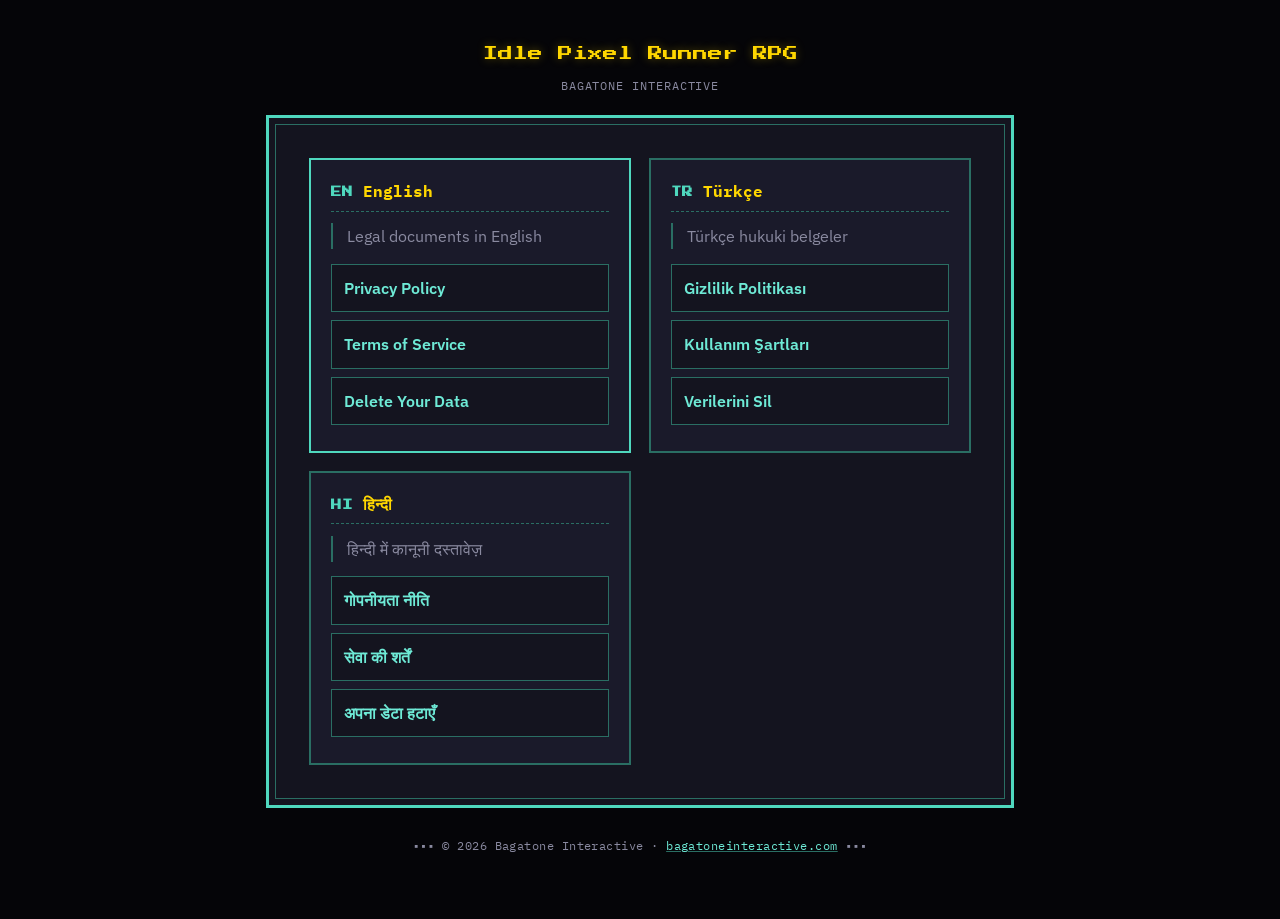
<file: index.html>
<!doctype html>
<html lang="en">
<head>
<meta charset="utf-8">
<meta name="viewport" content="width=device-width, initial-scale=1">
<title>Idle Pixel Runner RPG - Legal</title>
<meta name="description" content="Privacy Policy, Terms of Service and data deletion for Idle Pixel Runner RPG by Bagatone Interactive, in every language of the game.">
<link rel="preconnect" href="https://fonts.googleapis.com">
<link rel="preconnect" href="https://fonts.gstatic.com" crossorigin>
<link href="https://fonts.googleapis.com/css2?family=Press+Start+2P&family=IBM+Plex+Sans:wght@400;600;700&family=IBM+Plex+Mono:wght@500;600&display=swap" rel="stylesheet">
<link rel="stylesheet" href="style.css">
<link rel="alternate" hreflang="en" href="privacy_en.html">
<link rel="alternate" hreflang="tr" href="privacy_tr.html">
<link rel="alternate" hreflang="hi" href="privacy_hi.html">
</head>
<body>
<div class="wrap">
<header class="crest">
  <a class="home" href="index.html">Idle Pixel Runner RPG</a>
  <div class="studio">Bagatone Interactive</div>
  
</header>
<main class="ledger index">
  <section class="lang" lang="en" id="en">
    <h2><span class="n">EN</span> English</h2>
    <p class="lede">Legal documents in English</p>
    <ul class="docs">
      <li><a href="privacy_en.html">Privacy Policy</a></li>
      <li><a href="terms_en.html">Terms of Service</a></li>
      <li><a href="delete_data_en.html">Delete Your Data</a></li>
    </ul>
  </section>
  <section class="lang" lang="tr" id="tr">
    <h2><span class="n">TR</span> Türkçe</h2>
    <p class="lede">Türkçe hukuki belgeler</p>
    <ul class="docs">
      <li><a href="privacy_tr.html">Gizlilik Politikası</a></li>
      <li><a href="terms_tr.html">Kullanım Şartları</a></li>
      <li><a href="delete_data_tr.html">Verilerini Sil</a></li>
    </ul>
  </section>
  <section class="lang" lang="hi" id="hi">
    <h2><span class="n">HI</span> हिन्दी</h2>
    <p class="lede">हिन्दी में कानूनी दस्तावेज़</p>
    <ul class="docs">
      <li><a href="privacy_hi.html">गोपनीयता नीति</a></li>
      <li><a href="terms_hi.html">सेवा की शर्तें</a></li>
      <li><a href="delete_data_hi.html">अपना डेटा हटाएँ</a></li>
    </ul>
  </section>
</main>
<footer class="page">&#9642;&#9642;&#9642; &copy; 2026 Bagatone Interactive &middot; <a href="https://bagatoneinteractive.com" rel="noopener">bagatoneinteractive.com</a> &#9642;&#9642;&#9642;</footer>
</div>
<script>
// Put the visitor's language first; every page stays reachable without this.
(function () {
  var want = (navigator.language || 'en').slice(0, 2).toLowerCase();
  var card = document.getElementById(want);
  if (card && card.previousElementSibling) card.parentNode.insertBefore(card, card.parentNode.firstElementChild);
  if (card) card.classList.add('mine');
})();
</script>
</body>
</html>
</file>
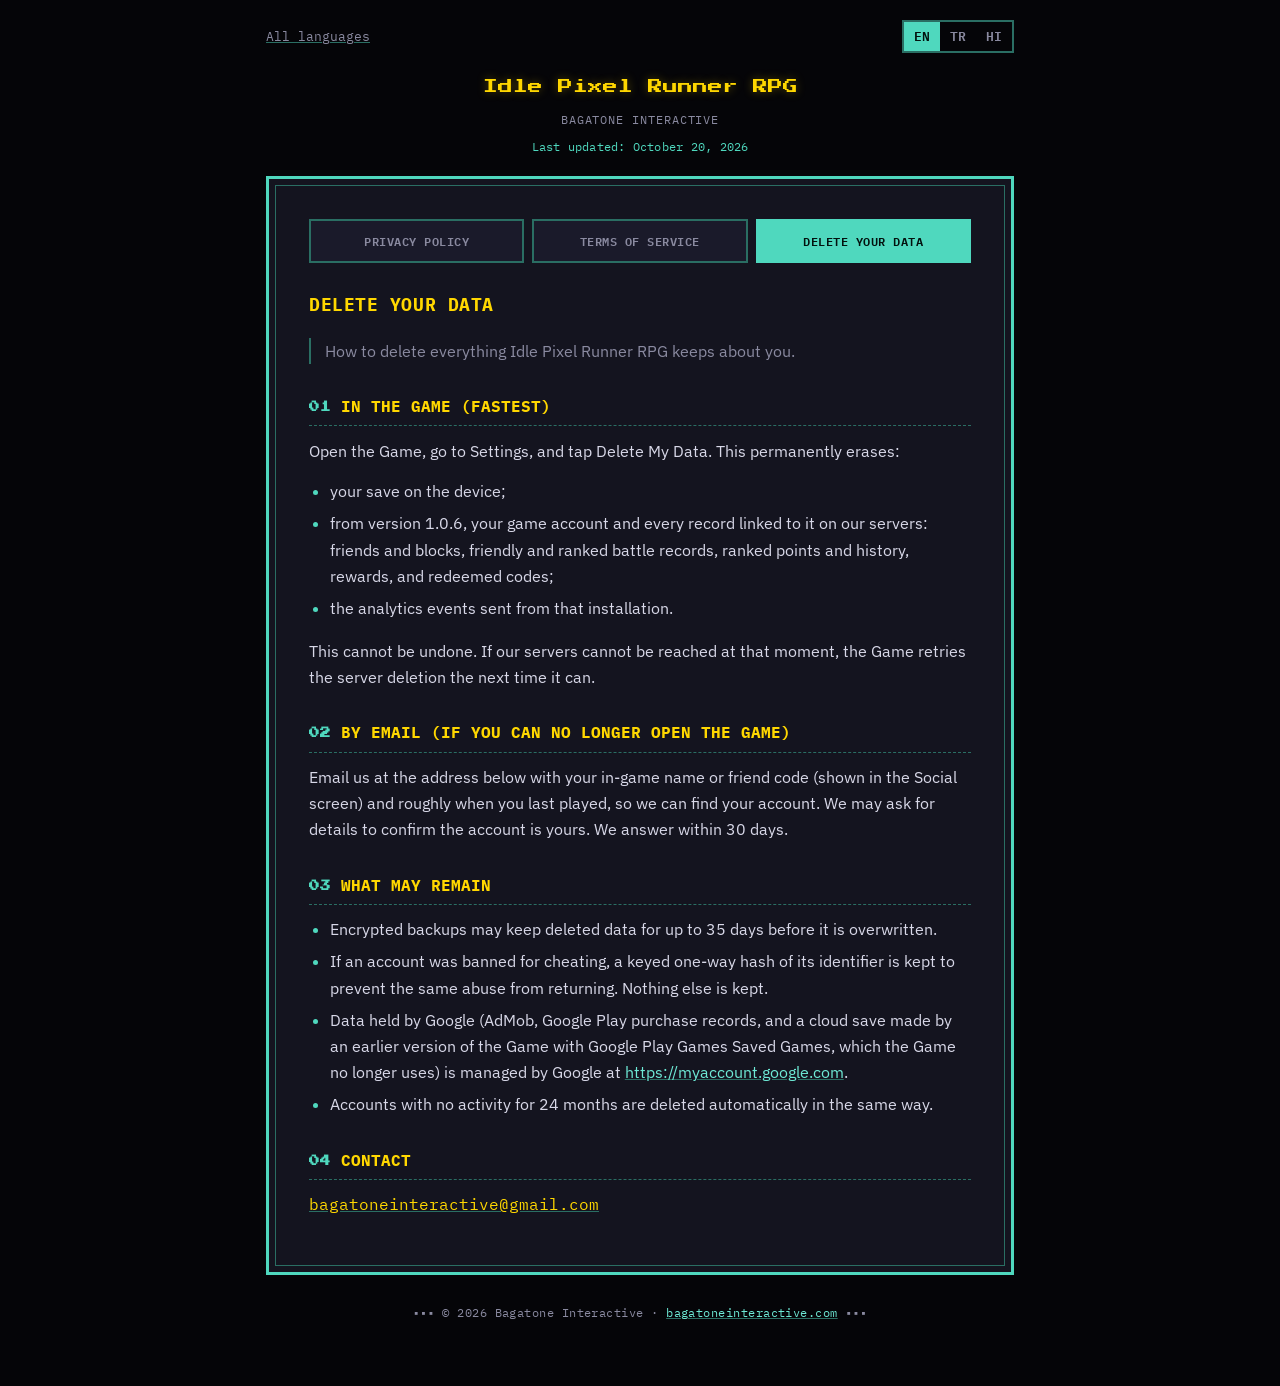
<file: delete_data.html>
<!doctype html>
<html lang="en">
<head>
<meta charset="utf-8">
<meta name="viewport" content="width=device-width, initial-scale=1">
<title>Delete Your Data - Idle Pixel Runner RPG</title>
<meta name="description" content="Delete Your Data - Idle Pixel Runner RPG, Bagatone Interactive">
<link rel="preconnect" href="https://fonts.googleapis.com">
<link rel="preconnect" href="https://fonts.gstatic.com" crossorigin>
<link href="https://fonts.googleapis.com/css2?family=Press+Start+2P&family=IBM+Plex+Sans:wght@400;600;700&family=IBM+Plex+Mono:wght@500;600&display=swap" rel="stylesheet">
<link rel="stylesheet" href="style.css">
<link rel="alternate" hreflang="en" href="delete_data_en.html">
<link rel="alternate" hreflang="tr" href="delete_data_tr.html">
<link rel="alternate" hreflang="hi" href="delete_data_hi.html">
</head>
<body>
<div class="wrap">
<nav class="top" aria-label="Language">
  <a class="back" href="index.html">All languages</a>
  <span class="langs"><span class="on" aria-current="true">EN</span><a href="delete_data_tr.html" hreflang="tr" lang="tr" title="Türkçe">TR</a><a href="delete_data_hi.html" hreflang="hi" lang="hi" title="हिन्दी">HI</a></span>
</nav>
<header class="crest">
  <a class="home" href="index.html">Idle Pixel Runner RPG</a>
  <div class="studio">Bagatone Interactive</div>
  <div class="updated">Last updated: October 20, 2026</div>
</header>
<main class="ledger">
  <nav class="tabs" aria-label="Documents">
    <a class="tab" href="privacy_en.html">Privacy Policy</a>
    <a class="tab" href="terms_en.html">Terms of Service</a>
    <span class="tab on" aria-current="page">Delete Your Data</span>
  </nav>
  <article>
<h1>DELETE YOUR DATA</h1>
<p class="lede">How to delete everything Idle Pixel Runner RPG keeps about you.</p>
<section id="s1"><h2><span class="n">01</span> IN THE GAME (FASTEST)</h2>
<p>Open the Game, go to Settings, and tap Delete My Data. This permanently erases:</p>
<ul>
<li>your save on the device;</li>
<li>from version 1.0.6, your game account and every record linked to it on our servers: friends and blocks, friendly and ranked battle records, ranked points and history, rewards, and redeemed codes;</li>
<li>the analytics events sent from that installation.</li>
</ul>
<p>This cannot be undone. If our servers cannot be reached at that moment, the Game retries the server deletion the next time it can.</p>
</section>
<section id="s2"><h2><span class="n">02</span> BY EMAIL (IF YOU CAN NO LONGER OPEN THE GAME)</h2>
<p>Email us at the address below with your in-game name or friend code (shown in the Social screen) and roughly when you last played, so we can find your account. We may ask for details to confirm the account is yours. We answer within 30 days.</p>
</section>
<section id="s3"><h2><span class="n">03</span> WHAT MAY REMAIN</h2>
<ul>
<li>Encrypted backups may keep deleted data for up to 35 days before it is overwritten.</li>
<li>If an account was banned for cheating, a keyed one-way hash of its identifier is kept to prevent the same abuse from returning. Nothing else is kept.</li>
<li>Data held by Google (AdMob, Google Play purchase records, and a cloud save made by an earlier version of the Game with Google Play Games Saved Games, which the Game no longer uses) is managed by Google at <a href="https://myaccount.google.com" rel="noopener">https://myaccount.google.com</a>.</li>
<li>Accounts with no activity for 24 months are deleted automatically in the same way.</li>
</ul>
</section>
<section id="s4"><h2><span class="n">04</span> CONTACT</h2>
<p><a class="mail" href="mailto:bagatoneinteractive@gmail.com">bagatoneinteractive@gmail.com</a></p>
</section>
  </article>
</main>
<footer class="page">&#9642;&#9642;&#9642; &copy; 2026 Bagatone Interactive &middot; <a href="https://bagatoneinteractive.com" rel="noopener">bagatoneinteractive.com</a> &#9642;&#9642;&#9642;</footer>
</div>
</body>
</html>
</file>
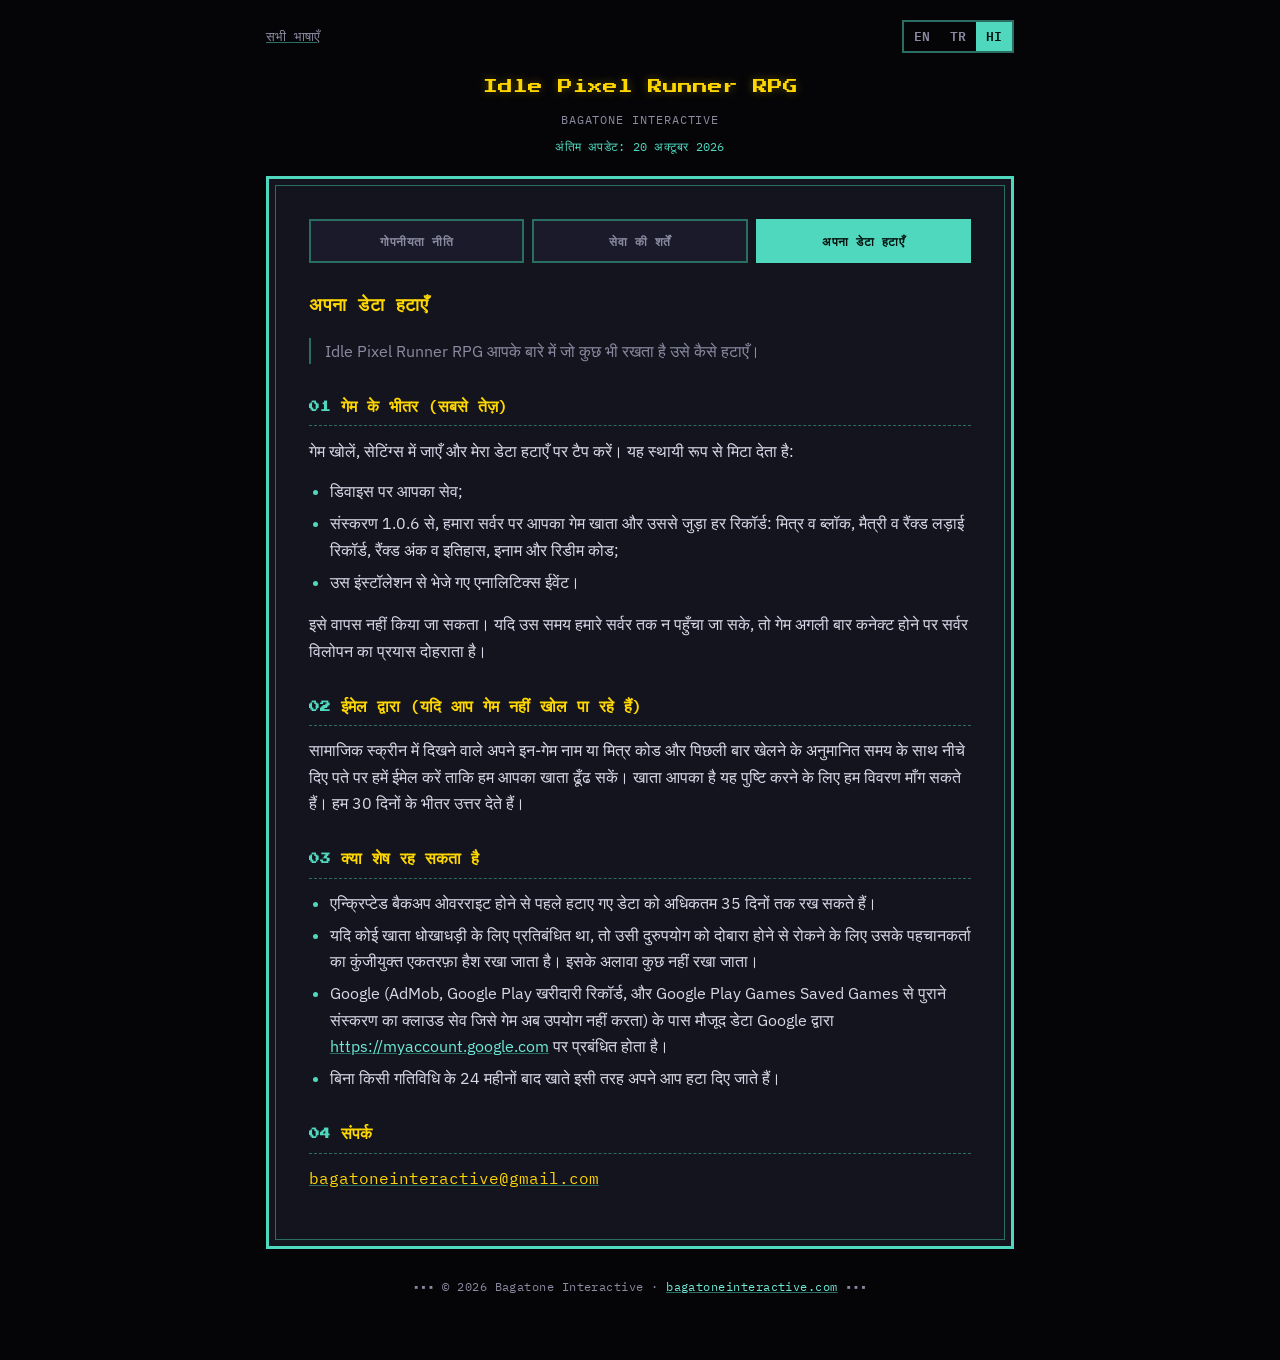
<file: delete_data_hi.html>
<!doctype html>
<html lang="hi">
<head>
<meta charset="utf-8">
<meta name="viewport" content="width=device-width, initial-scale=1">
<title>अपना डेटा हटाएँ - Idle Pixel Runner RPG</title>
<meta name="description" content="अपना डेटा हटाएँ - Idle Pixel Runner RPG, Bagatone Interactive">
<link rel="preconnect" href="https://fonts.googleapis.com">
<link rel="preconnect" href="https://fonts.gstatic.com" crossorigin>
<link href="https://fonts.googleapis.com/css2?family=Press+Start+2P&family=IBM+Plex+Sans:wght@400;600;700&family=IBM+Plex+Mono:wght@500;600&display=swap" rel="stylesheet">
<link rel="stylesheet" href="style.css">
<link rel="alternate" hreflang="en" href="delete_data_en.html">
<link rel="alternate" hreflang="tr" href="delete_data_tr.html">
<link rel="alternate" hreflang="hi" href="delete_data_hi.html">
</head>
<body>
<div class="wrap">
<nav class="top" aria-label="Language">
  <a class="back" href="index.html">सभी भाषाएँ</a>
  <span class="langs"><a href="delete_data_en.html" hreflang="en" lang="en" title="English">EN</a><a href="delete_data_tr.html" hreflang="tr" lang="tr" title="Türkçe">TR</a><span class="on" aria-current="true">HI</span></span>
</nav>
<header class="crest">
  <a class="home" href="index.html">Idle Pixel Runner RPG</a>
  <div class="studio">Bagatone Interactive</div>
  <div class="updated">अंतिम अपडेट: 20 अक्टूबर 2026</div>
</header>
<main class="ledger">
  <nav class="tabs" aria-label="दस्तावेज़">
    <a class="tab" href="privacy_hi.html">गोपनीयता नीति</a>
    <a class="tab" href="terms_hi.html">सेवा की शर्तें</a>
    <span class="tab on" aria-current="page">अपना डेटा हटाएँ</span>
  </nav>
  <article>
<h1>अपना डेटा हटाएँ</h1>
<p class="lede">Idle Pixel Runner RPG आपके बारे में जो कुछ भी रखता है उसे कैसे हटाएँ।</p>
<section id="s1"><h2><span class="n">01</span> गेम के भीतर (सबसे तेज़)</h2>
<p>गेम खोलें, सेटिंग्स में जाएँ और मेरा डेटा हटाएँ पर टैप करें। यह स्थायी रूप से मिटा देता है:</p>
<ul>
<li>डिवाइस पर आपका सेव;</li>
<li>संस्करण 1.0.6 से, हमारा सर्वर पर आपका गेम खाता और उससे जुड़ा हर रिकॉर्ड: मित्र व ब्लॉक, मैत्री व रैंक्ड लड़ाई रिकॉर्ड, रैंक्ड अंक व इतिहास, इनाम और रिडीम कोड;</li>
<li>उस इंस्टॉलेशन से भेजे गए एनालिटिक्स ईवेंट।</li>
</ul>
<p>इसे वापस नहीं किया जा सकता। यदि उस समय हमारे सर्वर तक न पहुँचा जा सके, तो गेम अगली बार कनेक्ट होने पर सर्वर विलोपन का प्रयास दोहराता है।</p>
</section>
<section id="s2"><h2><span class="n">02</span> ईमेल द्वारा (यदि आप गेम नहीं खोल पा रहे हैं)</h2>
<p>सामाजिक स्क्रीन में दिखने वाले अपने इन-गेम नाम या मित्र कोड और पिछली बार खेलने के अनुमानित समय के साथ नीचे दिए पते पर हमें ईमेल करें ताकि हम आपका खाता ढूँढ सकें। खाता आपका है यह पुष्टि करने के लिए हम विवरण माँग सकते हैं। हम 30 दिनों के भीतर उत्तर देते हैं।</p>
</section>
<section id="s3"><h2><span class="n">03</span> क्या शेष रह सकता है</h2>
<ul>
<li>एन्क्रिप्टेड बैकअप ओवरराइट होने से पहले हटाए गए डेटा को अधिकतम 35 दिनों तक रख सकते हैं।</li>
<li>यदि कोई खाता धोखाधड़ी के लिए प्रतिबंधित था, तो उसी दुरुपयोग को दोबारा होने से रोकने के लिए उसके पहचानकर्ता का कुंजीयुक्त एकतरफ़ा हैश रखा जाता है। इसके अलावा कुछ नहीं रखा जाता।</li>
<li>Google (AdMob, Google Play खरीदारी रिकॉर्ड, और Google Play Games Saved Games से पुराने संस्करण का क्लाउड सेव जिसे गेम अब उपयोग नहीं करता) के पास मौजूद डेटा Google द्वारा <a href="https://myaccount.google.com" rel="noopener">https://myaccount.google.com</a> पर प्रबंधित होता है।</li>
<li>बिना किसी गतिविधि के 24 महीनों बाद खाते इसी तरह अपने आप हटा दिए जाते हैं।</li>
</ul>
</section>
<section id="s4"><h2><span class="n">04</span> संपर्क</h2>
<p><a class="mail" href="mailto:bagatoneinteractive@gmail.com">bagatoneinteractive@gmail.com</a></p>
</section>
  </article>
</main>
<footer class="page">&#9642;&#9642;&#9642; &copy; 2026 Bagatone Interactive &middot; <a href="https://bagatoneinteractive.com" rel="noopener">bagatoneinteractive.com</a> &#9642;&#9642;&#9642;</footer>
</div>
</body>
</html>
</file>
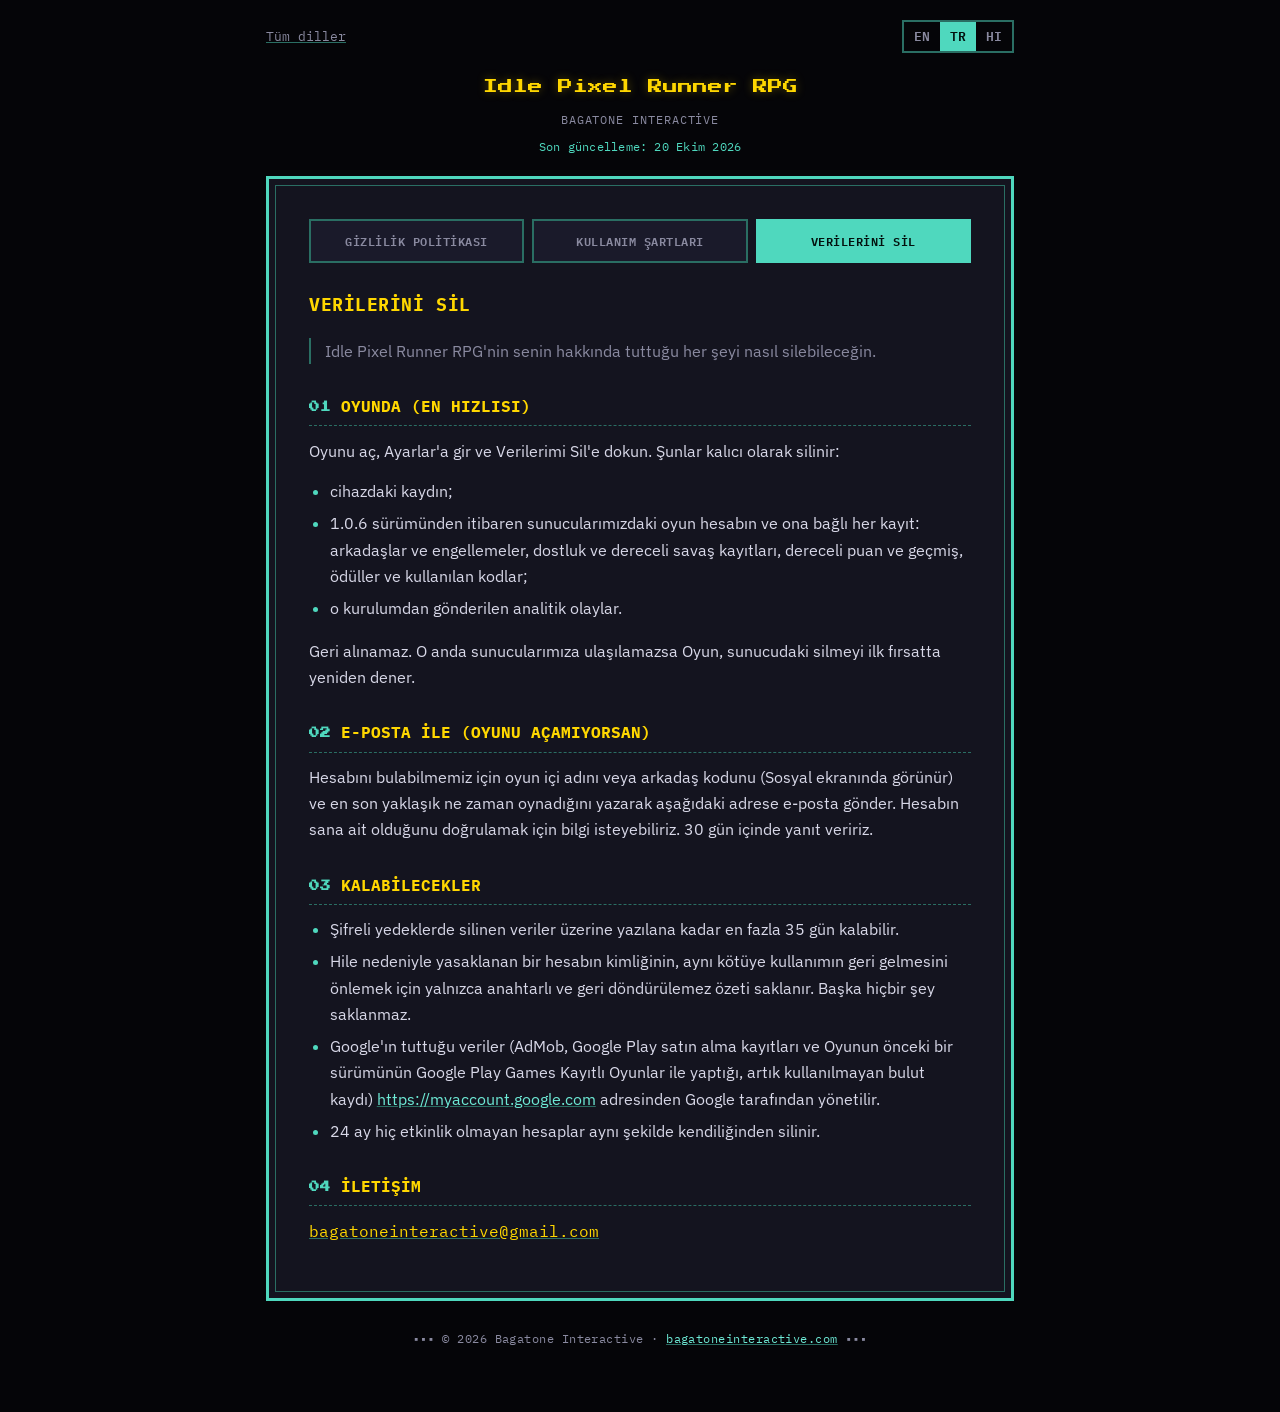
<file: delete_data_tr.html>
<!doctype html>
<html lang="tr">
<head>
<meta charset="utf-8">
<meta name="viewport" content="width=device-width, initial-scale=1">
<title>Verilerini Sil - Idle Pixel Runner RPG</title>
<meta name="description" content="Verilerini Sil - Idle Pixel Runner RPG, Bagatone Interactive">
<link rel="preconnect" href="https://fonts.googleapis.com">
<link rel="preconnect" href="https://fonts.gstatic.com" crossorigin>
<link href="https://fonts.googleapis.com/css2?family=Press+Start+2P&family=IBM+Plex+Sans:wght@400;600;700&family=IBM+Plex+Mono:wght@500;600&display=swap" rel="stylesheet">
<link rel="stylesheet" href="style.css">
<link rel="alternate" hreflang="en" href="delete_data_en.html">
<link rel="alternate" hreflang="tr" href="delete_data_tr.html">
<link rel="alternate" hreflang="hi" href="delete_data_hi.html">
</head>
<body>
<div class="wrap">
<nav class="top" aria-label="Language">
  <a class="back" href="index.html">Tüm diller</a>
  <span class="langs"><a href="delete_data_en.html" hreflang="en" lang="en" title="English">EN</a><span class="on" aria-current="true">TR</span><a href="delete_data_hi.html" hreflang="hi" lang="hi" title="हिन्दी">HI</a></span>
</nav>
<header class="crest">
  <a class="home" href="index.html">Idle Pixel Runner RPG</a>
  <div class="studio">Bagatone Interactive</div>
  <div class="updated">Son güncelleme: 20 Ekim 2026</div>
</header>
<main class="ledger">
  <nav class="tabs" aria-label="Belgeler">
    <a class="tab" href="privacy_tr.html">Gizlilik Politikası</a>
    <a class="tab" href="terms_tr.html">Kullanım Şartları</a>
    <span class="tab on" aria-current="page">Verilerini Sil</span>
  </nav>
  <article>
<h1>VERİLERİNİ SİL</h1>
<p class="lede">Idle Pixel Runner RPG'nin senin hakkında tuttuğu her şeyi nasıl silebileceğin.</p>
<section id="s1"><h2><span class="n">01</span> OYUNDA (EN HIZLISI)</h2>
<p>Oyunu aç, Ayarlar'a gir ve Verilerimi Sil'e dokun. Şunlar kalıcı olarak silinir:</p>
<ul>
<li>cihazdaki kaydın;</li>
<li>1.0.6 sürümünden itibaren sunucularımızdaki oyun hesabın ve ona bağlı her kayıt: arkadaşlar ve engellemeler, dostluk ve dereceli savaş kayıtları, dereceli puan ve geçmiş, ödüller ve kullanılan kodlar;</li>
<li>o kurulumdan gönderilen analitik olaylar.</li>
</ul>
<p>Geri alınamaz. O anda sunucularımıza ulaşılamazsa Oyun, sunucudaki silmeyi ilk fırsatta yeniden dener.</p>
</section>
<section id="s2"><h2><span class="n">02</span> E-POSTA İLE (OYUNU AÇAMIYORSAN)</h2>
<p>Hesabını bulabilmemiz için oyun içi adını veya arkadaş kodunu (Sosyal ekranında görünür) ve en son yaklaşık ne zaman oynadığını yazarak aşağıdaki adrese e-posta gönder. Hesabın sana ait olduğunu doğrulamak için bilgi isteyebiliriz. 30 gün içinde yanıt veririz.</p>
</section>
<section id="s3"><h2><span class="n">03</span> KALABİLECEKLER</h2>
<ul>
<li>Şifreli yedeklerde silinen veriler üzerine yazılana kadar en fazla 35 gün kalabilir.</li>
<li>Hile nedeniyle yasaklanan bir hesabın kimliğinin, aynı kötüye kullanımın geri gelmesini önlemek için yalnızca anahtarlı ve geri döndürülemez özeti saklanır. Başka hiçbir şey saklanmaz.</li>
<li>Google'ın tuttuğu veriler (AdMob, Google Play satın alma kayıtları ve Oyunun önceki bir sürümünün Google Play Games Kayıtlı Oyunlar ile yaptığı, artık kullanılmayan bulut kaydı) <a href="https://myaccount.google.com" rel="noopener">https://myaccount.google.com</a> adresinden Google tarafından yönetilir.</li>
<li>24 ay hiç etkinlik olmayan hesaplar aynı şekilde kendiliğinden silinir.</li>
</ul>
</section>
<section id="s4"><h2><span class="n">04</span> İLETİŞİM</h2>
<p><a class="mail" href="mailto:bagatoneinteractive@gmail.com">bagatoneinteractive@gmail.com</a></p>
</section>
  </article>
</main>
<footer class="page">&#9642;&#9642;&#9642; &copy; 2026 Bagatone Interactive &middot; <a href="https://bagatoneinteractive.com" rel="noopener">bagatoneinteractive.com</a> &#9642;&#9642;&#9642;</footer>
</div>
</body>
</html>
</file>
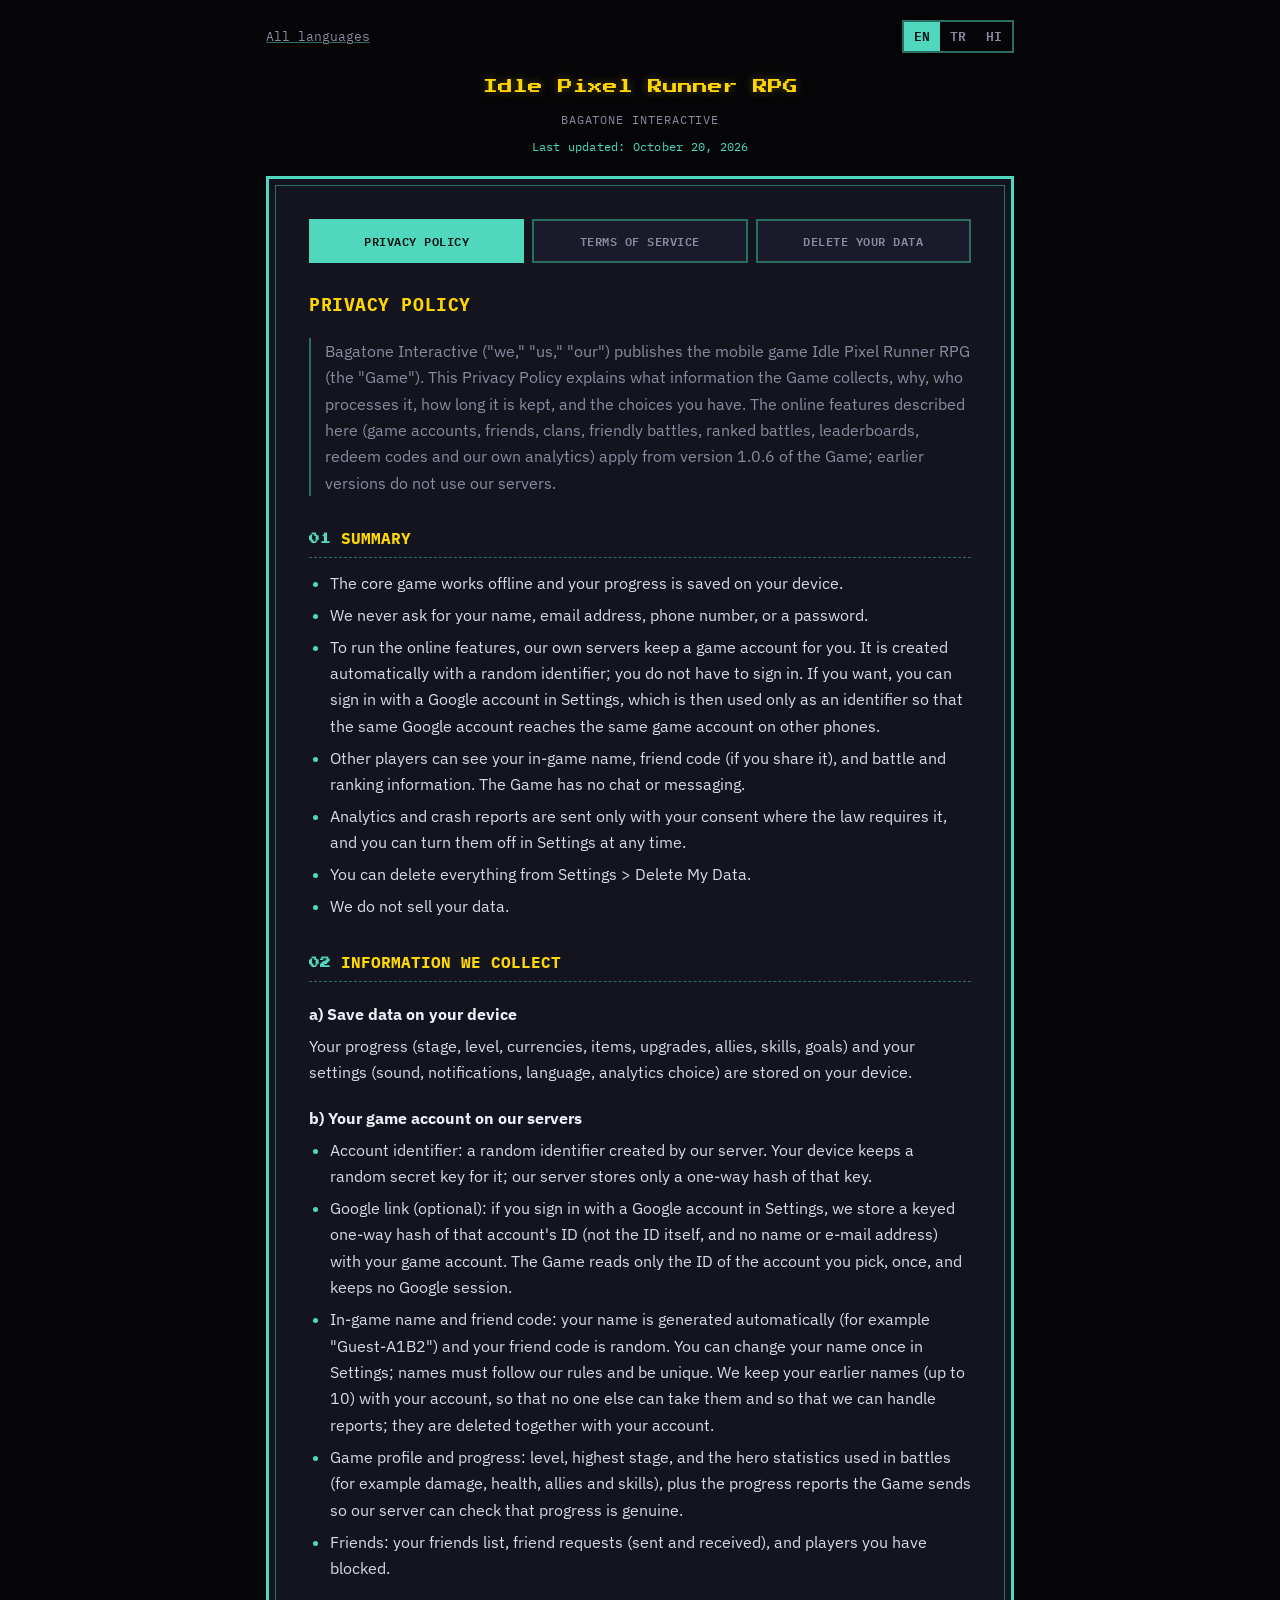
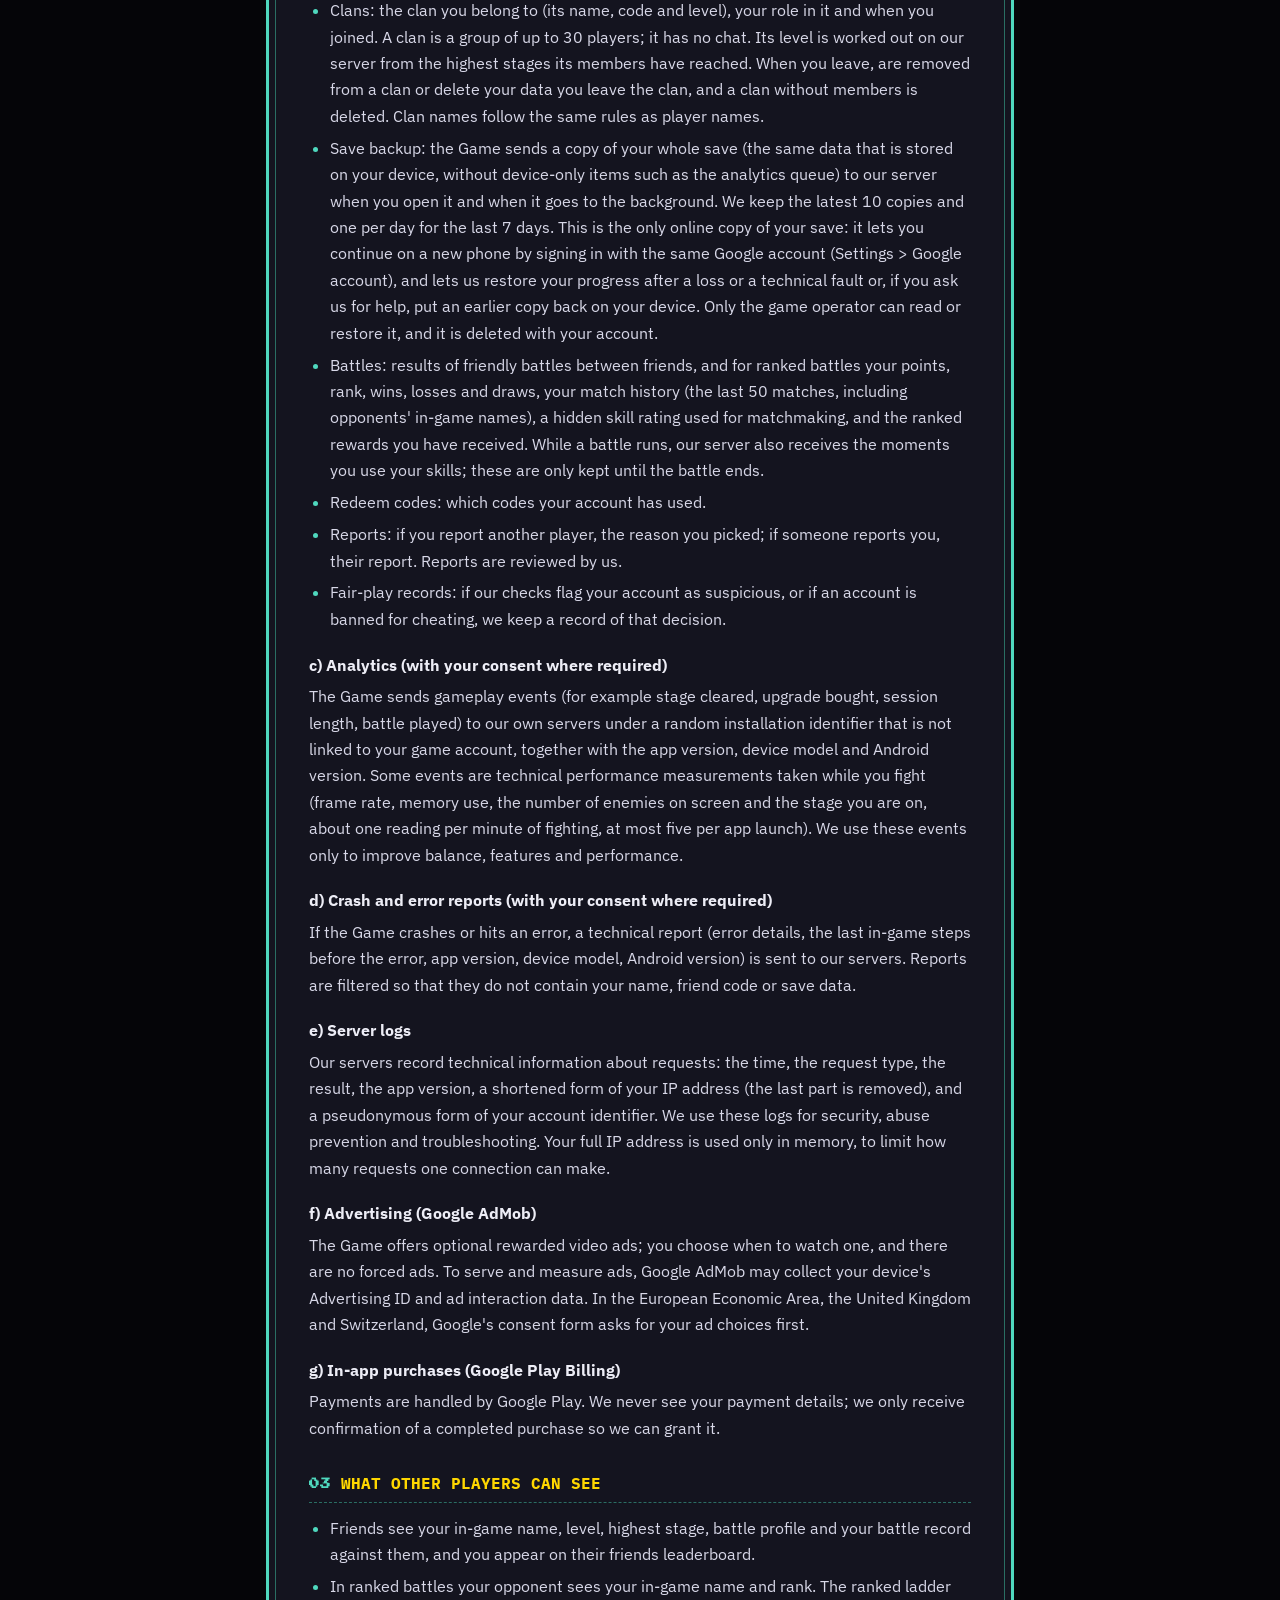
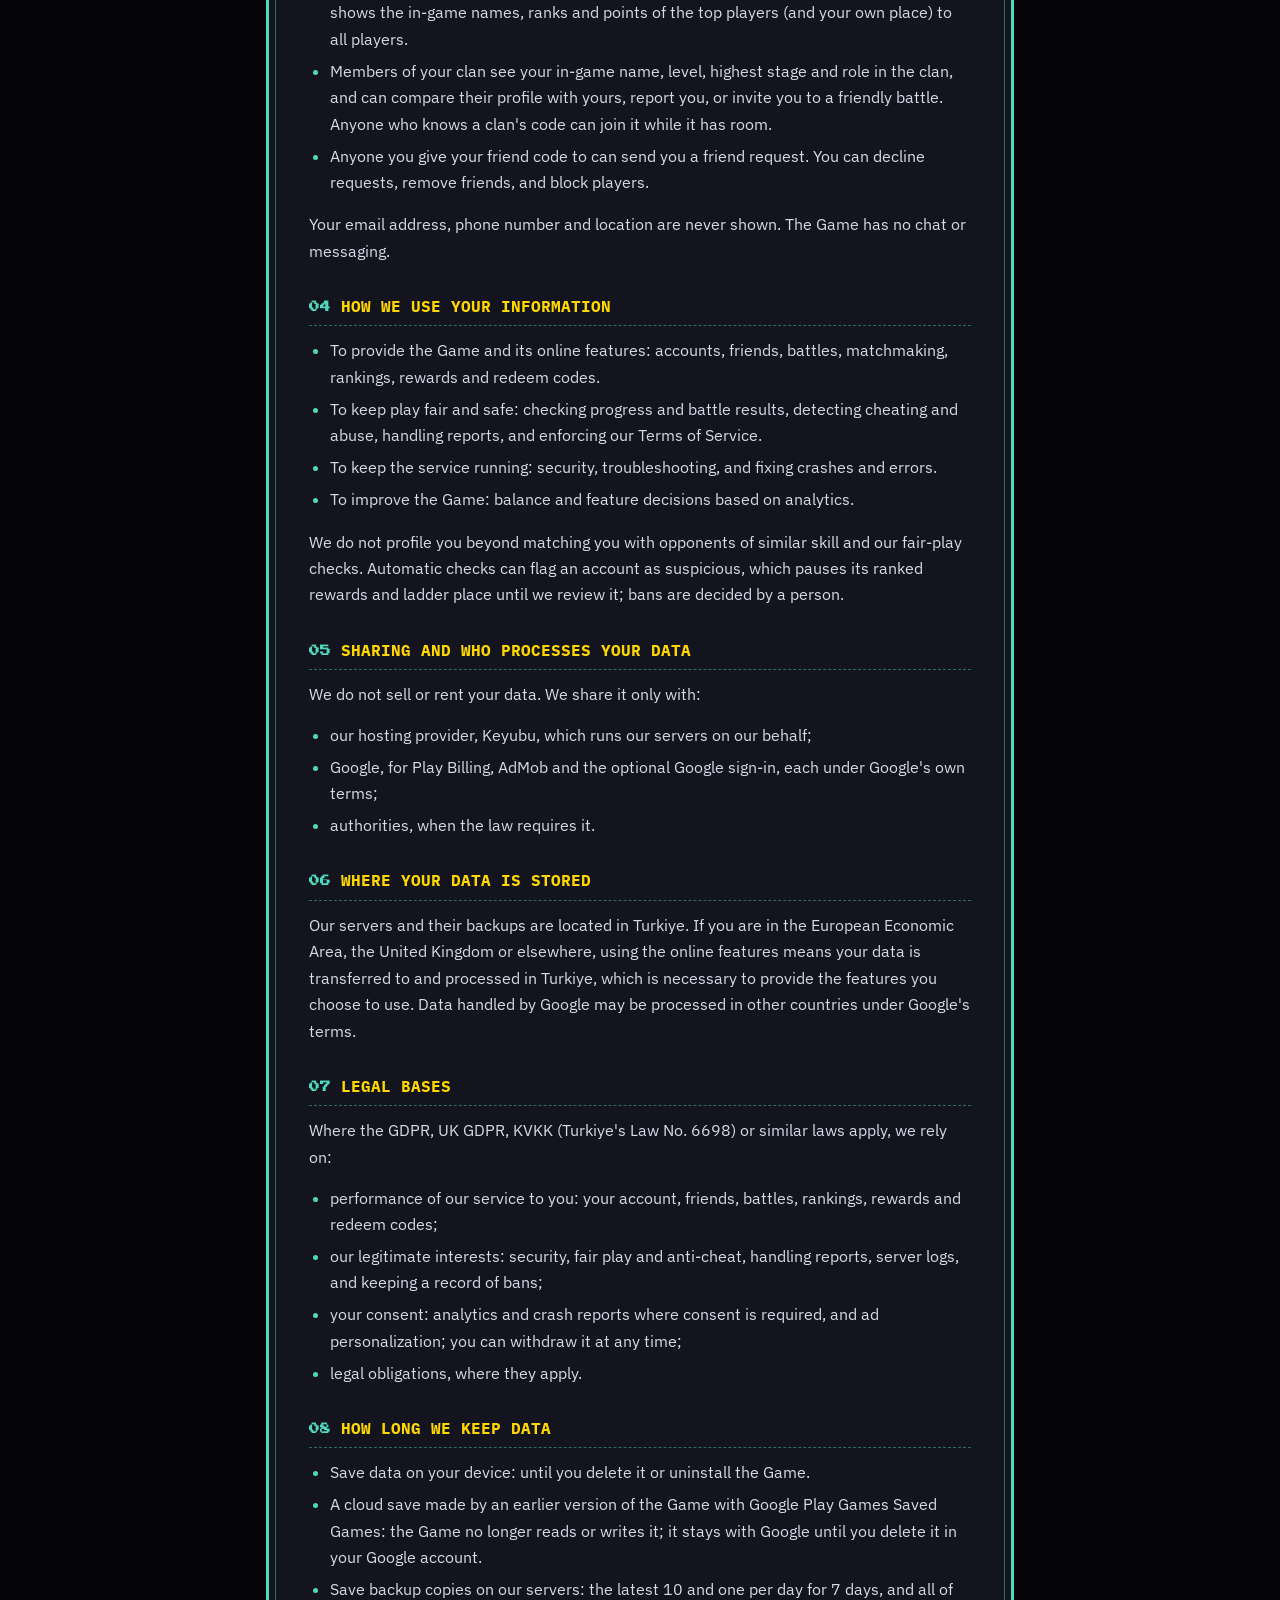
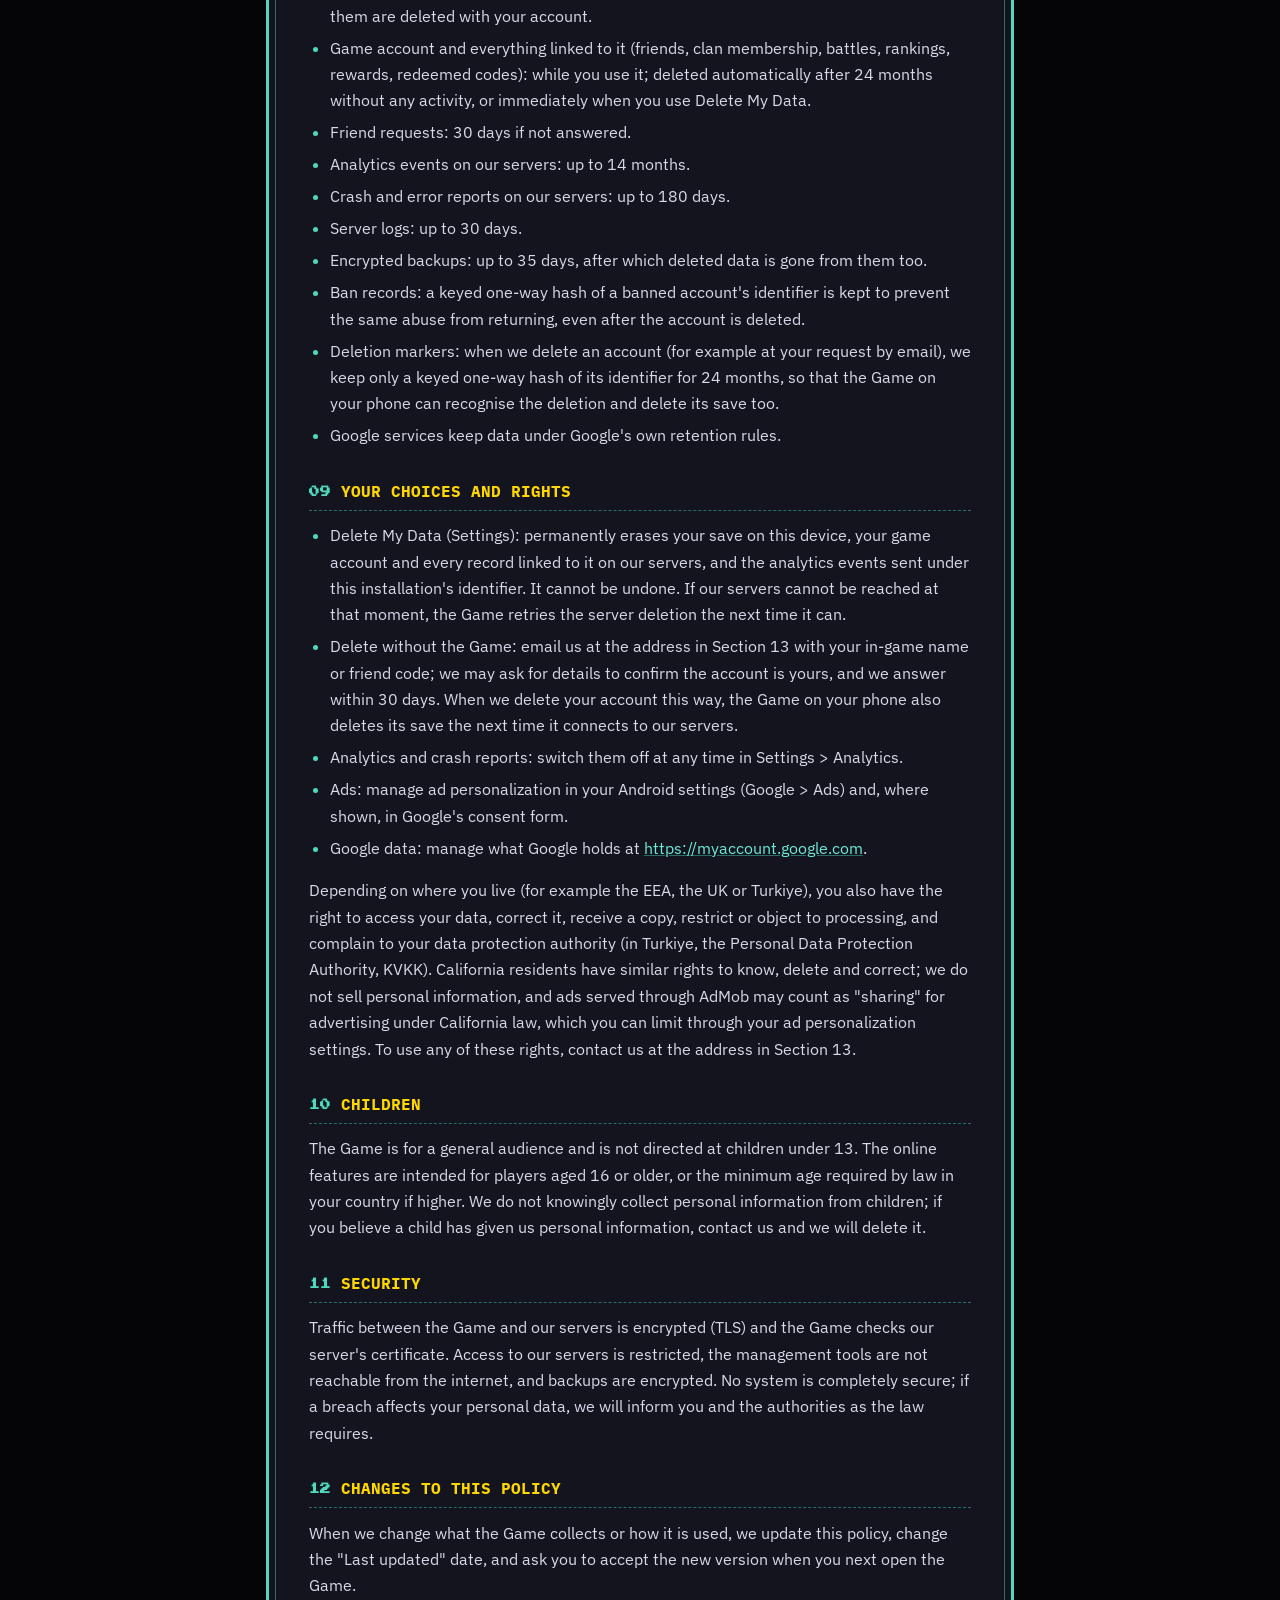
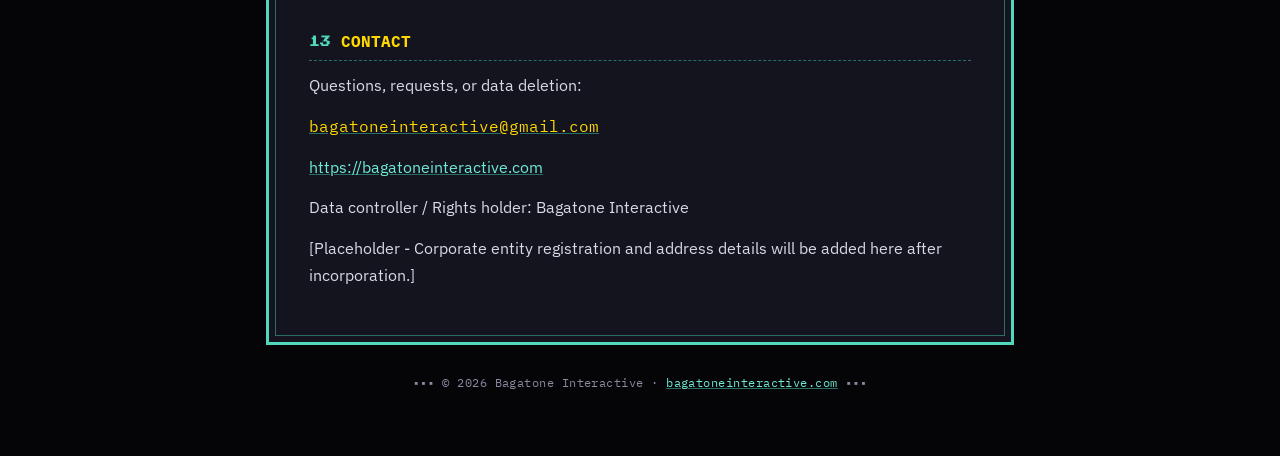
<file: privacy_en.html>
<!doctype html>
<html lang="en">
<head>
<meta charset="utf-8">
<meta name="viewport" content="width=device-width, initial-scale=1">
<title>Privacy Policy - Idle Pixel Runner RPG</title>
<meta name="description" content="Privacy Policy - Idle Pixel Runner RPG, Bagatone Interactive">
<link rel="preconnect" href="https://fonts.googleapis.com">
<link rel="preconnect" href="https://fonts.gstatic.com" crossorigin>
<link href="https://fonts.googleapis.com/css2?family=Press+Start+2P&family=IBM+Plex+Sans:wght@400;600;700&family=IBM+Plex+Mono:wght@500;600&display=swap" rel="stylesheet">
<link rel="stylesheet" href="style.css">
<link rel="alternate" hreflang="en" href="privacy_en.html">
<link rel="alternate" hreflang="tr" href="privacy_tr.html">
<link rel="alternate" hreflang="hi" href="privacy_hi.html">
</head>
<body>
<div class="wrap">
<nav class="top" aria-label="Language">
  <a class="back" href="index.html">All languages</a>
  <span class="langs"><span class="on" aria-current="true">EN</span><a href="privacy_tr.html" hreflang="tr" lang="tr" title="Türkçe">TR</a><a href="privacy_hi.html" hreflang="hi" lang="hi" title="हिन्दी">HI</a></span>
</nav>
<header class="crest">
  <a class="home" href="index.html">Idle Pixel Runner RPG</a>
  <div class="studio">Bagatone Interactive</div>
  <div class="updated">Last updated: October 20, 2026</div>
</header>
<main class="ledger">
  <nav class="tabs" aria-label="Documents">
    <span class="tab on" aria-current="page">Privacy Policy</span>
    <a class="tab" href="terms_en.html">Terms of Service</a>
    <a class="tab" href="delete_data_en.html">Delete Your Data</a>
  </nav>
  <article>
<h1>PRIVACY POLICY</h1>
<p class="lede">Bagatone Interactive (&quot;we,&quot; &quot;us,&quot; &quot;our&quot;) publishes the mobile game Idle Pixel Runner RPG (the &quot;Game&quot;). This Privacy Policy explains what information the Game collects, why, who processes it, how long it is kept, and the choices you have. The online features described here (game accounts, friends, clans, friendly battles, ranked battles, leaderboards, redeem codes and our own analytics) apply from version 1.0.6 of the Game; earlier versions do not use our servers.</p>
<section id="s1"><h2><span class="n">01</span> SUMMARY</h2>
<ul>
<li>The core game works offline and your progress is saved on your device.</li>
<li>We never ask for your name, email address, phone number, or a password.</li>
<li>To run the online features, our own servers keep a game account for you. It is created automatically with a random identifier; you do not have to sign in. If you want, you can sign in with a Google account in Settings, which is then used only as an identifier so that the same Google account reaches the same game account on other phones.</li>
<li>Other players can see your in-game name, friend code (if you share it), and battle and ranking information. The Game has no chat or messaging.</li>
<li>Analytics and crash reports are sent only with your consent where the law requires it, and you can turn them off in Settings at any time.</li>
<li>You can delete everything from Settings &gt; Delete My Data.</li>
<li>We do not sell your data.</li>
</ul>
</section>
<section id="s2"><h2><span class="n">02</span> INFORMATION WE COLLECT</h2>
<h3>a) Save data on your device</h3>
<p>Your progress (stage, level, currencies, items, upgrades, allies, skills, goals) and your settings (sound, notifications, language, analytics choice) are stored on your device.</p>
<h3>b) Your game account on our servers</h3>
<ul>
<li>Account identifier: a random identifier created by our server. Your device keeps a random secret key for it; our server stores only a one-way hash of that key.</li>
<li>Google link (optional): if you sign in with a Google account in Settings, we store a keyed one-way hash of that account's ID (not the ID itself, and no name or e-mail address) with your game account. The Game reads only the ID of the account you pick, once, and keeps no Google session.</li>
<li>In-game name and friend code: your name is generated automatically (for example &quot;Guest-A1B2&quot;) and your friend code is random. You can change your name once in Settings; names must follow our rules and be unique. We keep your earlier names (up to 10) with your account, so that no one else can take them and so that we can handle reports; they are deleted together with your account.</li>
<li>Game profile and progress: level, highest stage, and the hero statistics used in battles (for example damage, health, allies and skills), plus the progress reports the Game sends so our server can check that progress is genuine.</li>
<li>Friends: your friends list, friend requests (sent and received), and players you have blocked.</li>
</ul>
<ul>
<li>Clans: the clan you belong to (its name, code and level), your role in it and when you joined. A clan is a group of up to 30 players; it has no chat. Its level is worked out on our server from the highest stages its members have reached. When you leave, are removed from a clan or delete your data you leave the clan, and a clan without members is deleted. Clan names follow the same rules as player names.</li>
<li>Save backup: the Game sends a copy of your whole save (the same data that is stored on your device, without device-only items such as the analytics queue) to our server when you open it and when it goes to the background. We keep the latest 10 copies and one per day for the last 7 days. This is the only online copy of your save: it lets you continue on a new phone by signing in with the same Google account (Settings &gt; Google account), and lets us restore your progress after a loss or a technical fault or, if you ask us for help, put an earlier copy back on your device. Only the game operator can read or restore it, and it is deleted with your account.</li>
<li>Battles: results of friendly battles between friends, and for ranked battles your points, rank, wins, losses and draws, your match history (the last 50 matches, including opponents' in-game names), a hidden skill rating used for matchmaking, and the ranked rewards you have received. While a battle runs, our server also receives the moments you use your skills; these are only kept until the battle ends.</li>
<li>Redeem codes: which codes your account has used.</li>
<li>Reports: if you report another player, the reason you picked; if someone reports you, their report. Reports are reviewed by us.</li>
<li>Fair-play records: if our checks flag your account as suspicious, or if an account is banned for cheating, we keep a record of that decision.</li>
</ul>
<h3>c) Analytics (with your consent where required)</h3>
<p>The Game sends gameplay events (for example stage cleared, upgrade bought, session length, battle played) to our own servers under a random installation identifier that is not linked to your game account, together with the app version, device model and Android version. Some events are technical performance measurements taken while you fight (frame rate, memory use, the number of enemies on screen and the stage you are on, about one reading per minute of fighting, at most five per app launch). We use these events only to improve balance, features and performance.</p>
<h3>d) Crash and error reports (with your consent where required)</h3>
<p>If the Game crashes or hits an error, a technical report (error details, the last in-game steps before the error, app version, device model, Android version) is sent to our servers. Reports are filtered so that they do not contain your name, friend code or save data.</p>
<h3>e) Server logs</h3>
<p>Our servers record technical information about requests: the time, the request type, the result, the app version, a shortened form of your IP address (the last part is removed), and a pseudonymous form of your account identifier. We use these logs for security, abuse prevention and troubleshooting. Your full IP address is used only in memory, to limit how many requests one connection can make.</p>
<h3>f) Advertising (Google AdMob)</h3>
<p>The Game offers optional rewarded video ads; you choose when to watch one, and there are no forced ads. To serve and measure ads, Google AdMob may collect your device's Advertising ID and ad interaction data. In the European Economic Area, the United Kingdom and Switzerland, Google's consent form asks for your ad choices first.</p>
<h3>g) In-app purchases (Google Play Billing)</h3>
<p>Payments are handled by Google Play. We never see your payment details; we only receive confirmation of a completed purchase so we can grant it.</p>
</section>
<section id="s3"><h2><span class="n">03</span> WHAT OTHER PLAYERS CAN SEE</h2>
<ul>
<li>Friends see your in-game name, level, highest stage, battle profile and your battle record against them, and you appear on their friends leaderboard.</li>
<li>In ranked battles your opponent sees your in-game name and rank. The ranked ladder shows the in-game names, ranks and points of the top players (and your own place) to all players.</li>
<li>Members of your clan see your in-game name, level, highest stage and role in the clan, and can compare their profile with yours, report you, or invite you to a friendly battle. Anyone who knows a clan's code can join it while it has room.</li>
<li>Anyone you give your friend code to can send you a friend request. You can decline requests, remove friends, and block players.</li>
</ul>
<p>Your email address, phone number and location are never shown. The Game has no chat or messaging.</p>
</section>
<section id="s4"><h2><span class="n">04</span> HOW WE USE YOUR INFORMATION</h2>
<ul>
<li>To provide the Game and its online features: accounts, friends, battles, matchmaking, rankings, rewards and redeem codes.</li>
<li>To keep play fair and safe: checking progress and battle results, detecting cheating and abuse, handling reports, and enforcing our Terms of Service.</li>
<li>To keep the service running: security, troubleshooting, and fixing crashes and errors.</li>
<li>To improve the Game: balance and feature decisions based on analytics.</li>
</ul>
<p>We do not profile you beyond matching you with opponents of similar skill and our fair-play checks. Automatic checks can flag an account as suspicious, which pauses its ranked rewards and ladder place until we review it; bans are decided by a person.</p>
</section>
<section id="s5"><h2><span class="n">05</span> SHARING AND WHO PROCESSES YOUR DATA</h2>
<p>We do not sell or rent your data. We share it only with:</p>
<ul>
<li>our hosting provider, Keyubu, which runs our servers on our behalf;</li>
<li>Google, for Play Billing, AdMob and the optional Google sign-in, each under Google's own terms;</li>
<li>authorities, when the law requires it.</li>
</ul>
</section>
<section id="s6"><h2><span class="n">06</span> WHERE YOUR DATA IS STORED</h2>
<p>Our servers and their backups are located in Turkiye. If you are in the European Economic Area, the United Kingdom or elsewhere, using the online features means your data is transferred to and processed in Turkiye, which is necessary to provide the features you choose to use. Data handled by Google may be processed in other countries under Google's terms.</p>
</section>
<section id="s7"><h2><span class="n">07</span> LEGAL BASES</h2>
<p>Where the GDPR, UK GDPR, KVKK (Turkiye's Law No. 6698) or similar laws apply, we rely on:</p>
<ul>
<li>performance of our service to you: your account, friends, battles, rankings, rewards and redeem codes;</li>
<li>our legitimate interests: security, fair play and anti-cheat, handling reports, server logs, and keeping a record of bans;</li>
<li>your consent: analytics and crash reports where consent is required, and ad personalization; you can withdraw it at any time;</li>
<li>legal obligations, where they apply.</li>
</ul>
</section>
<section id="s8"><h2><span class="n">08</span> HOW LONG WE KEEP DATA</h2>
<ul>
<li>Save data on your device: until you delete it or uninstall the Game.</li>
<li>A cloud save made by an earlier version of the Game with Google Play Games Saved Games: the Game no longer reads or writes it; it stays with Google until you delete it in your Google account.</li>
<li>Save backup copies on our servers: the latest 10 and one per day for 7 days, and all of them are deleted with your account.</li>
<li>Game account and everything linked to it (friends, clan membership, battles, rankings, rewards, redeemed codes): while you use it; deleted automatically after 24 months without any activity, or immediately when you use Delete My Data.</li>
<li>Friend requests: 30 days if not answered.</li>
<li>Analytics events on our servers: up to 14 months.</li>
<li>Crash and error reports on our servers: up to 180 days.</li>
<li>Server logs: up to 30 days.</li>
<li>Encrypted backups: up to 35 days, after which deleted data is gone from them too.</li>
<li>Ban records: a keyed one-way hash of a banned account's identifier is kept to prevent the same abuse from returning, even after the account is deleted.</li>
<li>Deletion markers: when we delete an account (for example at your request by email), we keep only a keyed one-way hash of its identifier for 24 months, so that the Game on your phone can recognise the deletion and delete its save too.</li>
<li>Google services keep data under Google's own retention rules.</li>
</ul>
</section>
<section id="s9"><h2><span class="n">09</span> YOUR CHOICES AND RIGHTS</h2>
<ul>
<li>Delete My Data (Settings): permanently erases your save on this device, your game account and every record linked to it on our servers, and the analytics events sent under this installation's identifier. It cannot be undone. If our servers cannot be reached at that moment, the Game retries the server deletion the next time it can.</li>
<li>Delete without the Game: email us at the address in Section 13 with your in-game name or friend code; we may ask for details to confirm the account is yours, and we answer within 30 days. When we delete your account this way, the Game on your phone also deletes its save the next time it connects to our servers.</li>
<li>Analytics and crash reports: switch them off at any time in Settings &gt; Analytics.</li>
<li>Ads: manage ad personalization in your Android settings (Google &gt; Ads) and, where shown, in Google's consent form.</li>
<li>Google data: manage what Google holds at <a href="https://myaccount.google.com" rel="noopener">https://myaccount.google.com</a>.</li>
</ul>
<p>Depending on where you live (for example the EEA, the UK or Turkiye), you also have the right to access your data, correct it, receive a copy, restrict or object to processing, and complain to your data protection authority (in Turkiye, the Personal Data Protection Authority, KVKK). California residents have similar rights to know, delete and correct; we do not sell personal information, and ads served through AdMob may count as &quot;sharing&quot; for advertising under California law, which you can limit through your ad personalization settings. To use any of these rights, contact us at the address in Section 13.</p>
</section>
<section id="s10"><h2><span class="n">10</span> CHILDREN</h2>
<p>The Game is for a general audience and is not directed at children under 13. The online features are intended for players aged 16 or older, or the minimum age required by law in your country if higher. We do not knowingly collect personal information from children; if you believe a child has given us personal information, contact us and we will delete it.</p>
</section>
<section id="s11"><h2><span class="n">11</span> SECURITY</h2>
<p>Traffic between the Game and our servers is encrypted (TLS) and the Game checks our server's certificate. Access to our servers is restricted, the management tools are not reachable from the internet, and backups are encrypted. No system is completely secure; if a breach affects your personal data, we will inform you and the authorities as the law requires.</p>
</section>
<section id="s12"><h2><span class="n">12</span> CHANGES TO THIS POLICY</h2>
<p>When we change what the Game collects or how it is used, we update this policy, change the &quot;Last updated&quot; date, and ask you to accept the new version when you next open the Game.</p>
</section>
<section id="s13"><h2><span class="n">13</span> CONTACT</h2>
<p>Questions, requests, or data deletion:</p>
<p><a class="mail" href="mailto:bagatoneinteractive@gmail.com">bagatoneinteractive@gmail.com</a></p>
<p><a href="https://bagatoneinteractive.com" rel="noopener">https://bagatoneinteractive.com</a></p>
<p>Data controller / Rights holder: Bagatone Interactive</p>
<p>[Placeholder - Corporate entity registration and address details will be added here after incorporation.]</p>
</section>
  </article>
</main>
<footer class="page">&#9642;&#9642;&#9642; &copy; 2026 Bagatone Interactive &middot; <a href="https://bagatoneinteractive.com" rel="noopener">bagatoneinteractive.com</a> &#9642;&#9642;&#9642;</footer>
</div>
</body>
</html>
</file>
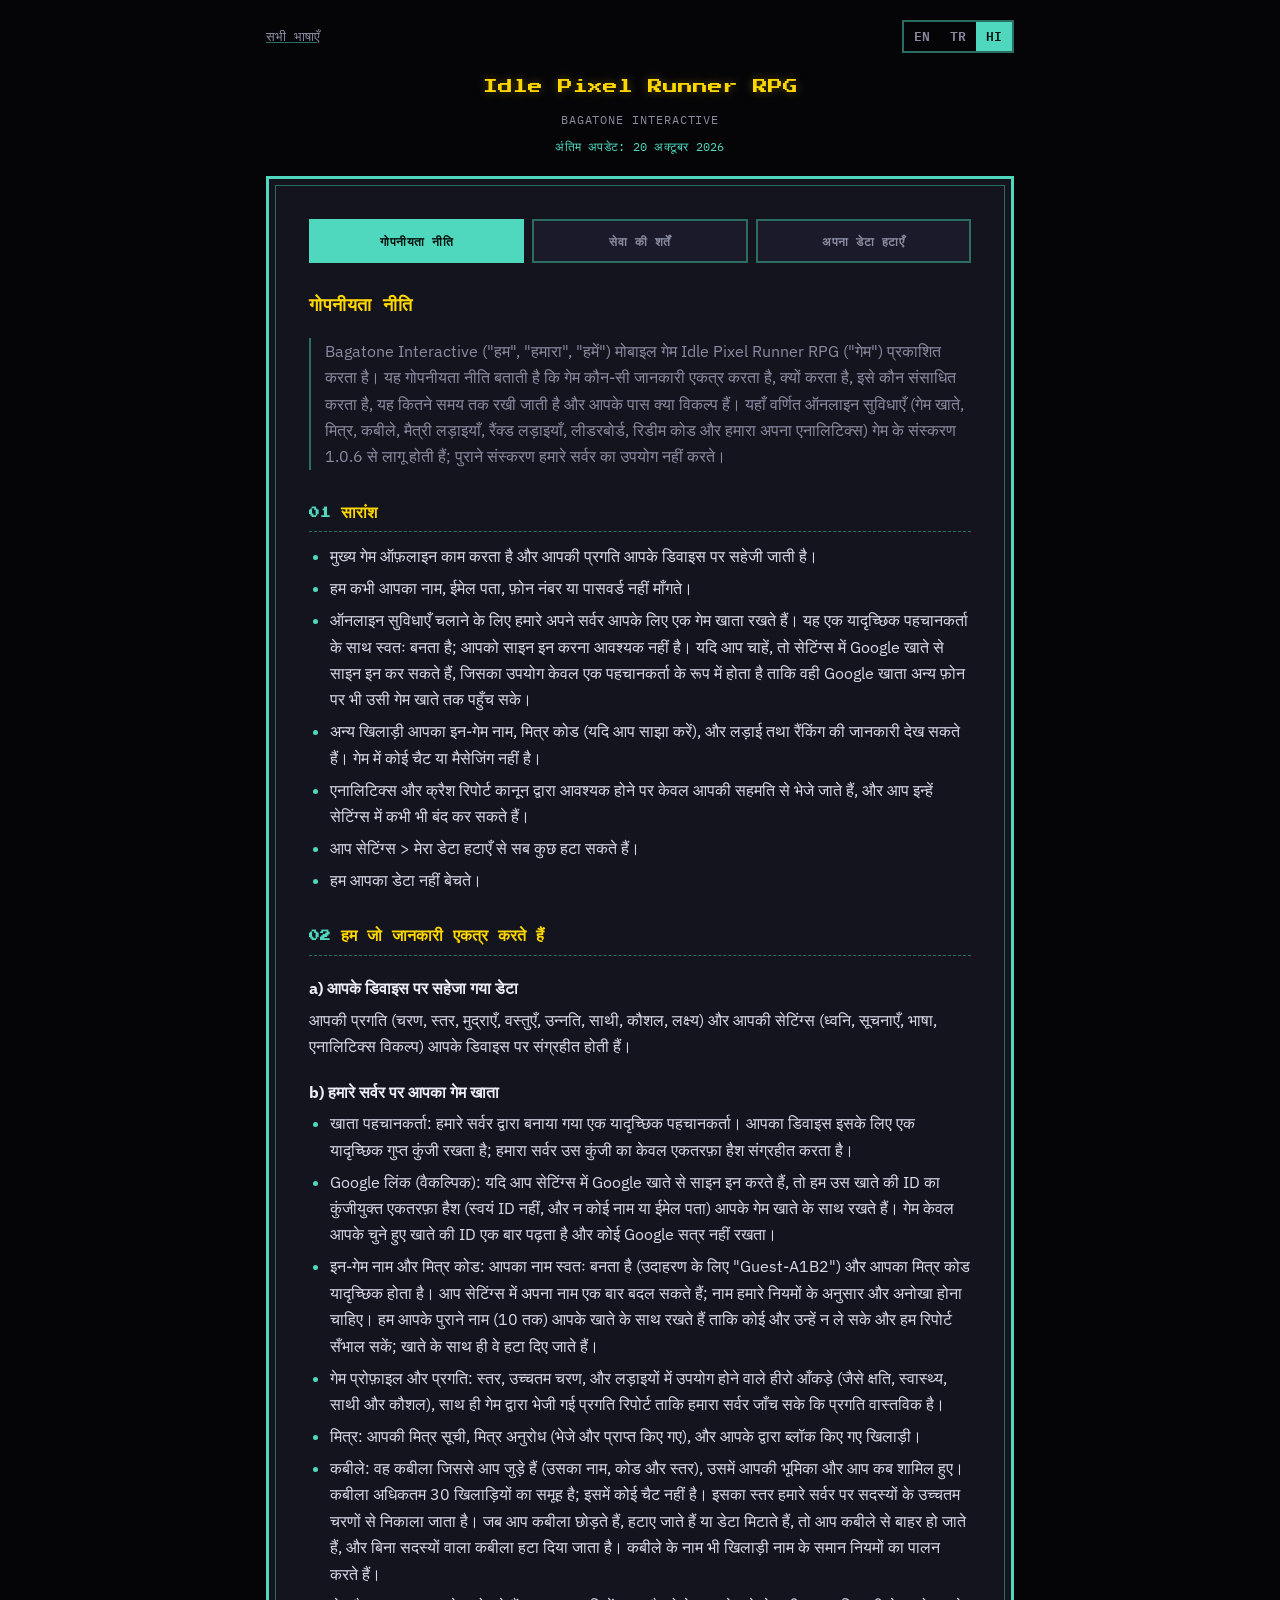
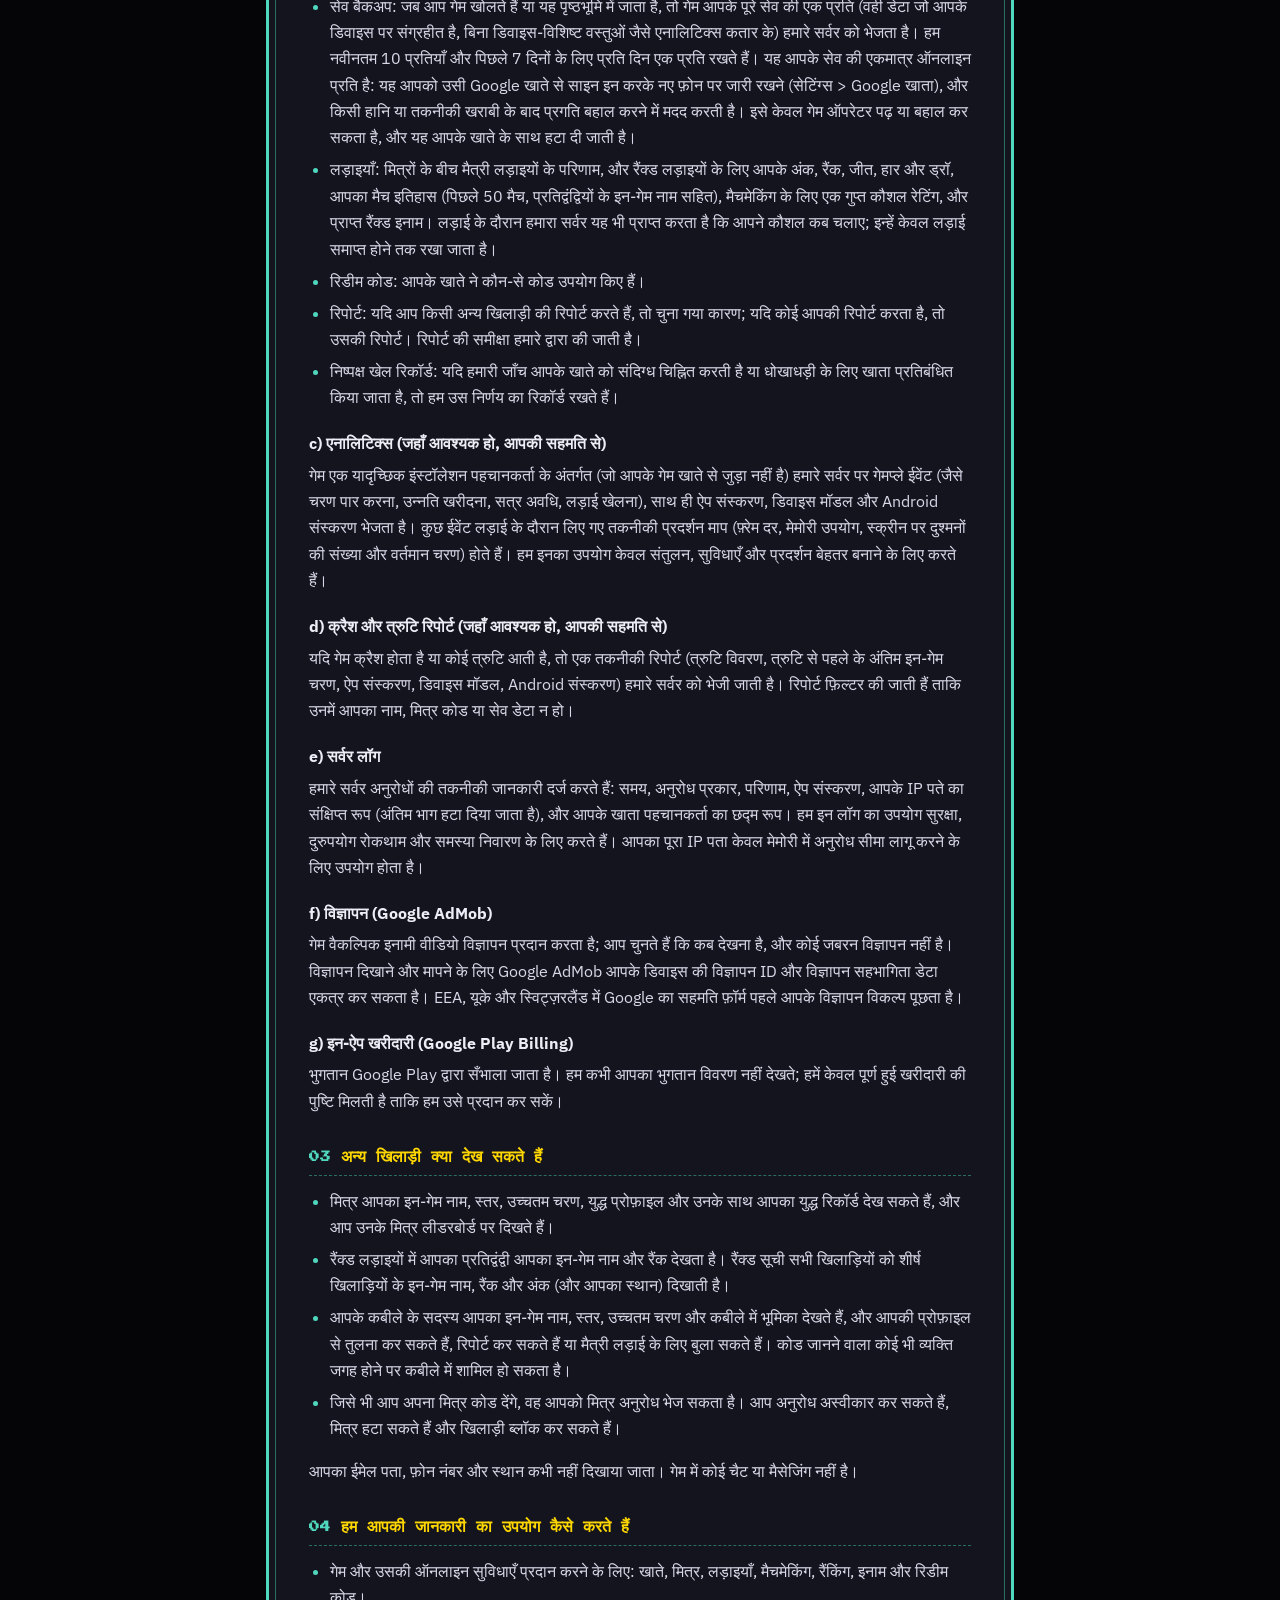
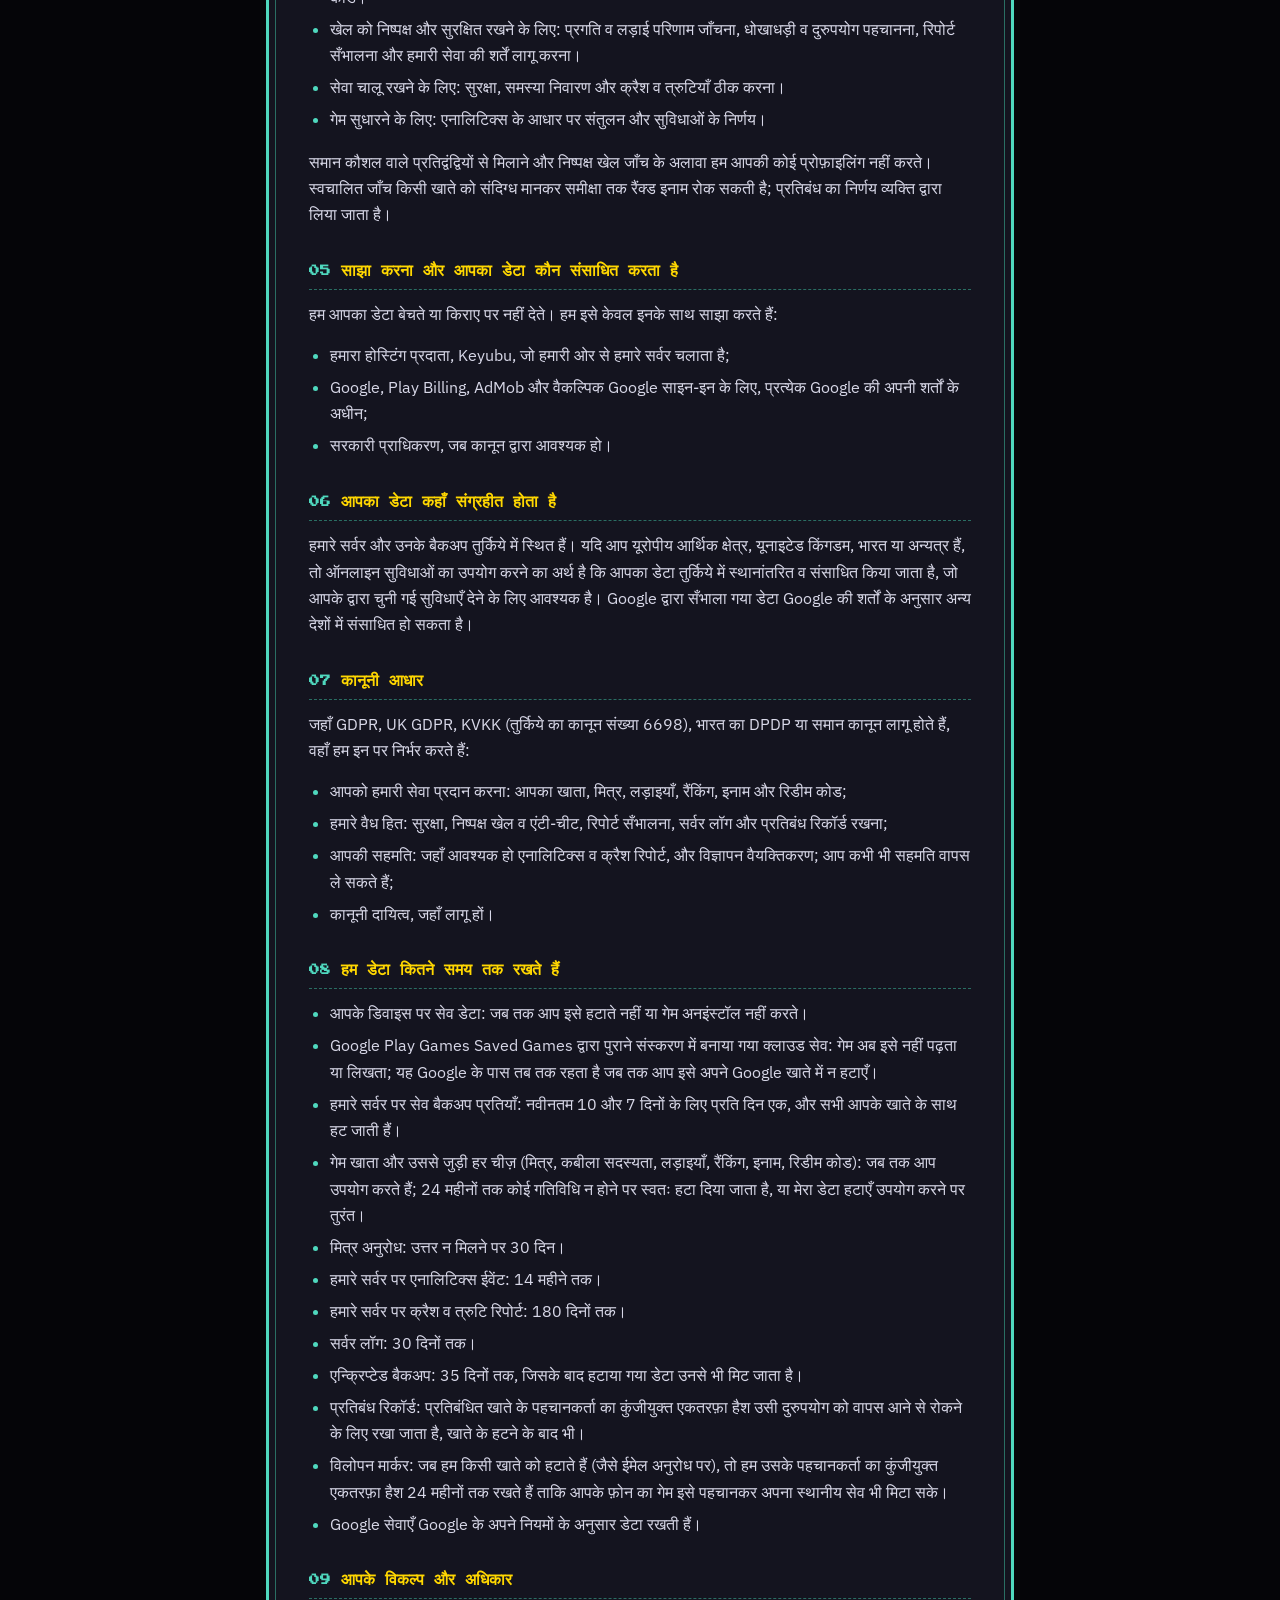
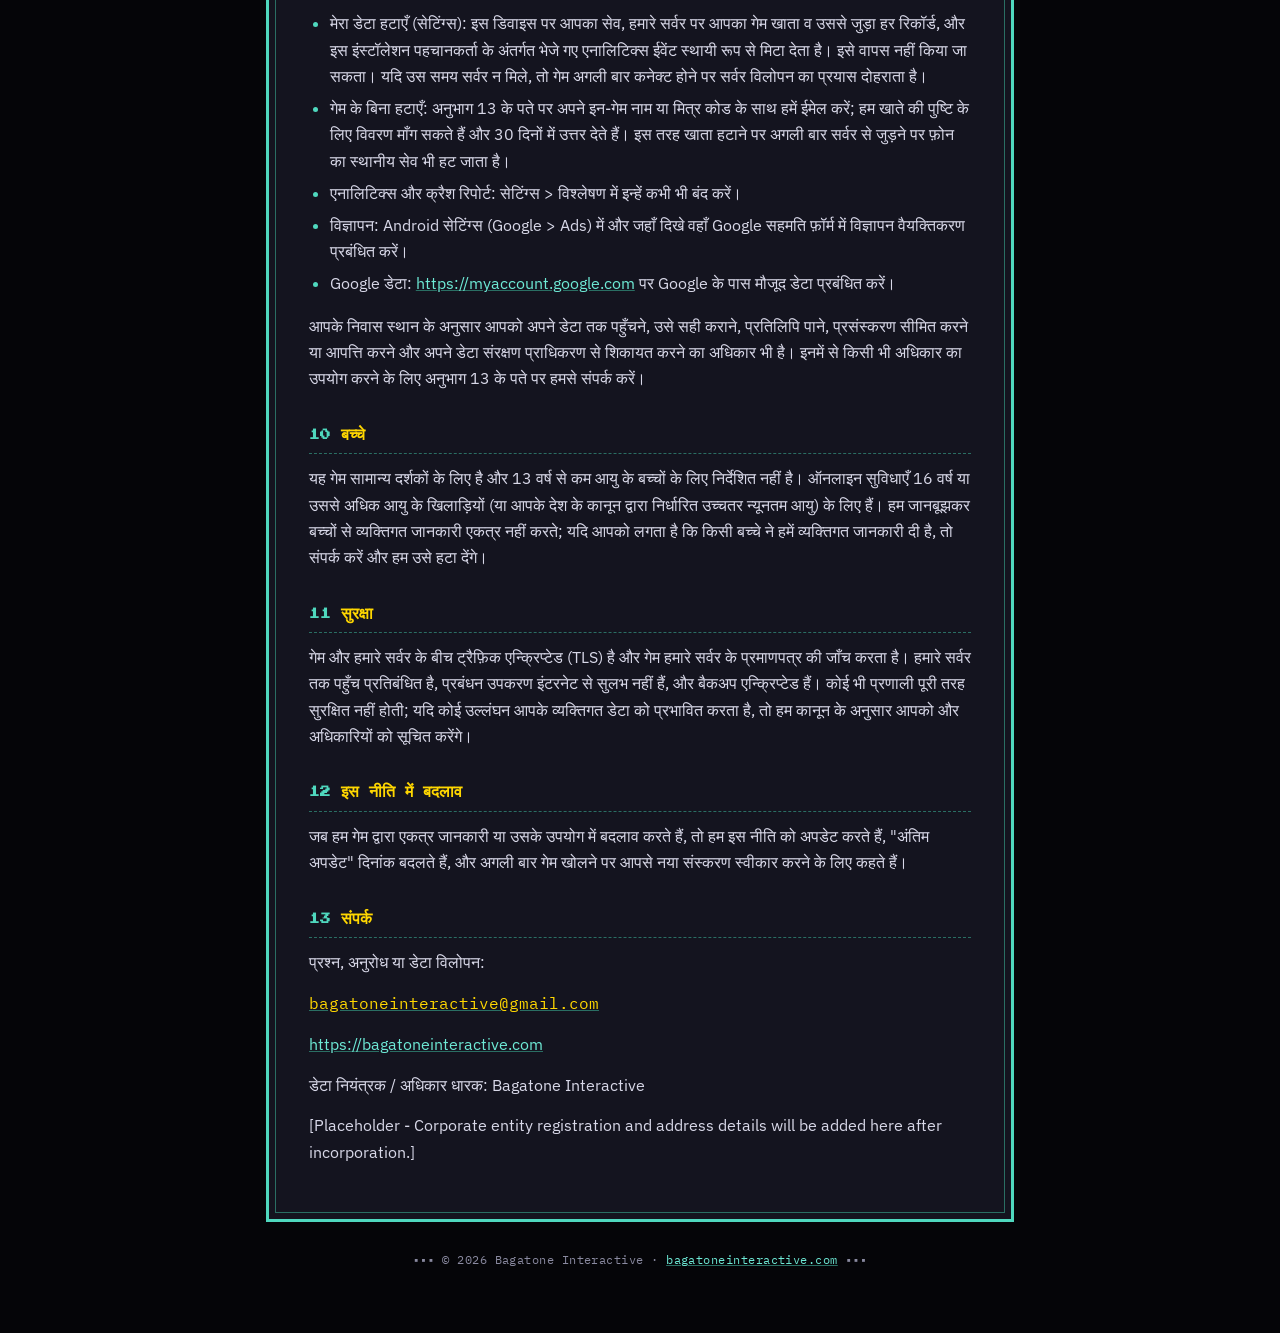
<file: privacy_hi.html>
<!doctype html>
<html lang="hi">
<head>
<meta charset="utf-8">
<meta name="viewport" content="width=device-width, initial-scale=1">
<title>गोपनीयता नीति - Idle Pixel Runner RPG</title>
<meta name="description" content="गोपनीयता नीति - Idle Pixel Runner RPG, Bagatone Interactive">
<link rel="preconnect" href="https://fonts.googleapis.com">
<link rel="preconnect" href="https://fonts.gstatic.com" crossorigin>
<link href="https://fonts.googleapis.com/css2?family=Press+Start+2P&family=IBM+Plex+Sans:wght@400;600;700&family=IBM+Plex+Mono:wght@500;600&display=swap" rel="stylesheet">
<link rel="stylesheet" href="style.css">
<link rel="alternate" hreflang="en" href="privacy_en.html">
<link rel="alternate" hreflang="tr" href="privacy_tr.html">
<link rel="alternate" hreflang="hi" href="privacy_hi.html">
</head>
<body>
<div class="wrap">
<nav class="top" aria-label="Language">
  <a class="back" href="index.html">सभी भाषाएँ</a>
  <span class="langs"><a href="privacy_en.html" hreflang="en" lang="en" title="English">EN</a><a href="privacy_tr.html" hreflang="tr" lang="tr" title="Türkçe">TR</a><span class="on" aria-current="true">HI</span></span>
</nav>
<header class="crest">
  <a class="home" href="index.html">Idle Pixel Runner RPG</a>
  <div class="studio">Bagatone Interactive</div>
  <div class="updated">अंतिम अपडेट: 20 अक्टूबर 2026</div>
</header>
<main class="ledger">
  <nav class="tabs" aria-label="दस्तावेज़">
    <span class="tab on" aria-current="page">गोपनीयता नीति</span>
    <a class="tab" href="terms_hi.html">सेवा की शर्तें</a>
    <a class="tab" href="delete_data_hi.html">अपना डेटा हटाएँ</a>
  </nav>
  <article>
<h1>गोपनीयता नीति</h1>
<p class="lede">Bagatone Interactive (&quot;हम&quot;, &quot;हमारा&quot;, &quot;हमें&quot;) मोबाइल गेम Idle Pixel Runner RPG (&quot;गेम&quot;) प्रकाशित करता है। यह गोपनीयता नीति बताती है कि गेम कौन-सी जानकारी एकत्र करता है, क्यों करता है, इसे कौन संसाधित करता है, यह कितने समय तक रखी जाती है और आपके पास क्या विकल्प हैं। यहाँ वर्णित ऑनलाइन सुविधाएँ (गेम खाते, मित्र, कबीले, मैत्री लड़ाइयाँ, रैंक्ड लड़ाइयाँ, लीडरबोर्ड, रिडीम कोड और हमारा अपना एनालिटिक्स) गेम के संस्करण 1.0.6 से लागू होती हैं; पुराने संस्करण हमारे सर्वर का उपयोग नहीं करते।</p>
<section id="s1"><h2><span class="n">01</span> सारांश</h2>
<ul>
<li>मुख्य गेम ऑफ़लाइन काम करता है और आपकी प्रगति आपके डिवाइस पर सहेजी जाती है।</li>
<li>हम कभी आपका नाम, ईमेल पता, फ़ोन नंबर या पासवर्ड नहीं माँगते।</li>
<li>ऑनलाइन सुविधाएँ चलाने के लिए हमारे अपने सर्वर आपके लिए एक गेम खाता रखते हैं। यह एक यादृच्छिक पहचानकर्ता के साथ स्वतः बनता है; आपको साइन इन करना आवश्यक नहीं है। यदि आप चाहें, तो सेटिंग्स में Google खाते से साइन इन कर सकते हैं, जिसका उपयोग केवल एक पहचानकर्ता के रूप में होता है ताकि वही Google खाता अन्य फ़ोन पर भी उसी गेम खाते तक पहुँच सके।</li>
<li>अन्य खिलाड़ी आपका इन-गेम नाम, मित्र कोड (यदि आप साझा करें), और लड़ाई तथा रैंकिंग की जानकारी देख सकते हैं। गेम में कोई चैट या मैसेजिंग नहीं है।</li>
<li>एनालिटिक्स और क्रैश रिपोर्ट कानून द्वारा आवश्यक होने पर केवल आपकी सहमति से भेजे जाते हैं, और आप इन्हें सेटिंग्स में कभी भी बंद कर सकते हैं।</li>
<li>आप सेटिंग्स &gt; मेरा डेटा हटाएँ से सब कुछ हटा सकते हैं।</li>
<li>हम आपका डेटा नहीं बेचते।</li>
</ul>
</section>
<section id="s2"><h2><span class="n">02</span> हम जो जानकारी एकत्र करते हैं</h2>
<h3>a) आपके डिवाइस पर सहेजा गया डेटा</h3>
<p>आपकी प्रगति (चरण, स्तर, मुद्राएँ, वस्तुएँ, उन्नति, साथी, कौशल, लक्ष्य) और आपकी सेटिंग्स (ध्वनि, सूचनाएँ, भाषा, एनालिटिक्स विकल्प) आपके डिवाइस पर संग्रहीत होती हैं।</p>
<h3>b) हमारे सर्वर पर आपका गेम खाता</h3>
<ul>
<li>खाता पहचानकर्ता: हमारे सर्वर द्वारा बनाया गया एक यादृच्छिक पहचानकर्ता। आपका डिवाइस इसके लिए एक यादृच्छिक गुप्त कुंजी रखता है; हमारा सर्वर उस कुंजी का केवल एकतरफ़ा हैश संग्रहीत करता है।</li>
<li>Google लिंक (वैकल्पिक): यदि आप सेटिंग्स में Google खाते से साइन इन करते हैं, तो हम उस खाते की ID का कुंजीयुक्त एकतरफ़ा हैश (स्वयं ID नहीं, और न कोई नाम या ईमेल पता) आपके गेम खाते के साथ रखते हैं। गेम केवल आपके चुने हुए खाते की ID एक बार पढ़ता है और कोई Google सत्र नहीं रखता।</li>
<li>इन-गेम नाम और मित्र कोड: आपका नाम स्वतः बनता है (उदाहरण के लिए &quot;Guest-A1B2&quot;) और आपका मित्र कोड यादृच्छिक होता है। आप सेटिंग्स में अपना नाम एक बार बदल सकते हैं; नाम हमारे नियमों के अनुसार और अनोखा होना चाहिए। हम आपके पुराने नाम (10 तक) आपके खाते के साथ रखते हैं ताकि कोई और उन्हें न ले सके और हम रिपोर्ट सँभाल सकें; खाते के साथ ही वे हटा दिए जाते हैं।</li>
<li>गेम प्रोफ़ाइल और प्रगति: स्तर, उच्चतम चरण, और लड़ाइयों में उपयोग होने वाले हीरो आँकड़े (जैसे क्षति, स्वास्थ्य, साथी और कौशल), साथ ही गेम द्वारा भेजी गई प्रगति रिपोर्ट ताकि हमारा सर्वर जाँच सके कि प्रगति वास्तविक है।</li>
<li>मित्र: आपकी मित्र सूची, मित्र अनुरोध (भेजे और प्राप्त किए गए), और आपके द्वारा ब्लॉक किए गए खिलाड़ी।</li>
<li>कबीले: वह कबीला जिससे आप जुड़े हैं (उसका नाम, कोड और स्तर), उसमें आपकी भूमिका और आप कब शामिल हुए। कबीला अधिकतम 30 खिलाड़ियों का समूह है; इसमें कोई चैट नहीं है। इसका स्तर हमारे सर्वर पर सदस्यों के उच्चतम चरणों से निकाला जाता है। जब आप कबीला छोड़ते हैं, हटाए जाते हैं या डेटा मिटाते हैं, तो आप कबीले से बाहर हो जाते हैं, और बिना सदस्यों वाला कबीला हटा दिया जाता है। कबीले के नाम भी खिलाड़ी नाम के समान नियमों का पालन करते हैं।</li>
<li>सेव बैकअप: जब आप गेम खोलते हैं या यह पृष्ठभूमि में जाता है, तो गेम आपके पूरे सेव की एक प्रति (वही डेटा जो आपके डिवाइस पर संग्रहीत है, बिना डिवाइस-विशिष्ट वस्तुओं जैसे एनालिटिक्स कतार के) हमारे सर्वर को भेजता है। हम नवीनतम 10 प्रतियाँ और पिछले 7 दिनों के लिए प्रति दिन एक प्रति रखते हैं। यह आपके सेव की एकमात्र ऑनलाइन प्रति है: यह आपको उसी Google खाते से साइन इन करके नए फ़ोन पर जारी रखने (सेटिंग्स &gt; Google खाता), और किसी हानि या तकनीकी खराबी के बाद प्रगति बहाल करने में मदद करती है। इसे केवल गेम ऑपरेटर पढ़ या बहाल कर सकता है, और यह आपके खाते के साथ हटा दी जाती है।</li>
<li>लड़ाइयाँ: मित्रों के बीच मैत्री लड़ाइयों के परिणाम, और रैंक्ड लड़ाइयों के लिए आपके अंक, रैंक, जीत, हार और ड्रॉ, आपका मैच इतिहास (पिछले 50 मैच, प्रतिद्वंद्वियों के इन-गेम नाम सहित), मैचमेकिंग के लिए एक गुप्त कौशल रेटिंग, और प्राप्त रैंक्ड इनाम। लड़ाई के दौरान हमारा सर्वर यह भी प्राप्त करता है कि आपने कौशल कब चलाए; इन्हें केवल लड़ाई समाप्त होने तक रखा जाता है।</li>
<li>रिडीम कोड: आपके खाते ने कौन-से कोड उपयोग किए हैं।</li>
<li>रिपोर्ट: यदि आप किसी अन्य खिलाड़ी की रिपोर्ट करते हैं, तो चुना गया कारण; यदि कोई आपकी रिपोर्ट करता है, तो उसकी रिपोर्ट। रिपोर्ट की समीक्षा हमारे द्वारा की जाती है।</li>
<li>निष्पक्ष खेल रिकॉर्ड: यदि हमारी जाँच आपके खाते को संदिग्ध चिह्नित करती है या धोखाधड़ी के लिए खाता प्रतिबंधित किया जाता है, तो हम उस निर्णय का रिकॉर्ड रखते हैं।</li>
</ul>
<h3>c) एनालिटिक्स (जहाँ आवश्यक हो, आपकी सहमति से)</h3>
<p>गेम एक यादृच्छिक इंस्टॉलेशन पहचानकर्ता के अंतर्गत (जो आपके गेम खाते से जुड़ा नहीं है) हमारे सर्वर पर गेमप्ले ईवेंट (जैसे चरण पार करना, उन्नति खरीदना, सत्र अवधि, लड़ाई खेलना), साथ ही ऐप संस्करण, डिवाइस मॉडल और Android संस्करण भेजता है। कुछ ईवेंट लड़ाई के दौरान लिए गए तकनीकी प्रदर्शन माप (फ़्रेम दर, मेमोरी उपयोग, स्क्रीन पर दुश्मनों की संख्या और वर्तमान चरण) होते हैं। हम इनका उपयोग केवल संतुलन, सुविधाएँ और प्रदर्शन बेहतर बनाने के लिए करते हैं।</p>
<h3>d) क्रैश और त्रुटि रिपोर्ट (जहाँ आवश्यक हो, आपकी सहमति से)</h3>
<p>यदि गेम क्रैश होता है या कोई त्रुटि आती है, तो एक तकनीकी रिपोर्ट (त्रुटि विवरण, त्रुटि से पहले के अंतिम इन-गेम चरण, ऐप संस्करण, डिवाइस मॉडल, Android संस्करण) हमारे सर्वर को भेजी जाती है। रिपोर्ट फ़िल्टर की जाती हैं ताकि उनमें आपका नाम, मित्र कोड या सेव डेटा न हो।</p>
<h3>e) सर्वर लॉग</h3>
<p>हमारे सर्वर अनुरोधों की तकनीकी जानकारी दर्ज करते हैं: समय, अनुरोध प्रकार, परिणाम, ऐप संस्करण, आपके IP पते का संक्षिप्त रूप (अंतिम भाग हटा दिया जाता है), और आपके खाता पहचानकर्ता का छद्म रूप। हम इन लॉग का उपयोग सुरक्षा, दुरुपयोग रोकथाम और समस्या निवारण के लिए करते हैं। आपका पूरा IP पता केवल मेमोरी में अनुरोध सीमा लागू करने के लिए उपयोग होता है।</p>
<h3>f) विज्ञापन (Google AdMob)</h3>
<p>गेम वैकल्पिक इनामी वीडियो विज्ञापन प्रदान करता है; आप चुनते हैं कि कब देखना है, और कोई जबरन विज्ञापन नहीं है। विज्ञापन दिखाने और मापने के लिए Google AdMob आपके डिवाइस की विज्ञापन ID और विज्ञापन सहभागिता डेटा एकत्र कर सकता है। EEA, यूके और स्विट्ज़रलैंड में Google का सहमति फ़ॉर्म पहले आपके विज्ञापन विकल्प पूछता है।</p>
<h3>g) इन-ऐप खरीदारी (Google Play Billing)</h3>
<p>भुगतान Google Play द्वारा सँभाला जाता है। हम कभी आपका भुगतान विवरण नहीं देखते; हमें केवल पूर्ण हुई खरीदारी की पुष्टि मिलती है ताकि हम उसे प्रदान कर सकें।</p>
</section>
<section id="s3"><h2><span class="n">03</span> अन्य खिलाड़ी क्या देख सकते हैं</h2>
<ul>
<li>मित्र आपका इन-गेम नाम, स्तर, उच्चतम चरण, युद्ध प्रोफ़ाइल और उनके साथ आपका युद्ध रिकॉर्ड देख सकते हैं, और आप उनके मित्र लीडरबोर्ड पर दिखते हैं।</li>
<li>रैंक्ड लड़ाइयों में आपका प्रतिद्वंद्वी आपका इन-गेम नाम और रैंक देखता है। रैंक्ड सूची सभी खिलाड़ियों को शीर्ष खिलाड़ियों के इन-गेम नाम, रैंक और अंक (और आपका स्थान) दिखाती है।</li>
<li>आपके कबीले के सदस्य आपका इन-गेम नाम, स्तर, उच्चतम चरण और कबीले में भूमिका देखते हैं, और आपकी प्रोफ़ाइल से तुलना कर सकते हैं, रिपोर्ट कर सकते हैं या मैत्री लड़ाई के लिए बुला सकते हैं। कोड जानने वाला कोई भी व्यक्ति जगह होने पर कबीले में शामिल हो सकता है।</li>
<li>जिसे भी आप अपना मित्र कोड देंगे, वह आपको मित्र अनुरोध भेज सकता है। आप अनुरोध अस्वीकार कर सकते हैं, मित्र हटा सकते हैं और खिलाड़ी ब्लॉक कर सकते हैं।</li>
</ul>
<p>आपका ईमेल पता, फ़ोन नंबर और स्थान कभी नहीं दिखाया जाता। गेम में कोई चैट या मैसेजिंग नहीं है।</p>
</section>
<section id="s4"><h2><span class="n">04</span> हम आपकी जानकारी का उपयोग कैसे करते हैं</h2>
<ul>
<li>गेम और उसकी ऑनलाइन सुविधाएँ प्रदान करने के लिए: खाते, मित्र, लड़ाइयाँ, मैचमेकिंग, रैंकिंग, इनाम और रिडीम कोड।</li>
<li>खेल को निष्पक्ष और सुरक्षित रखने के लिए: प्रगति व लड़ाई परिणाम जाँचना, धोखाधड़ी व दुरुपयोग पहचानना, रिपोर्ट सँभालना और हमारी सेवा की शर्तें लागू करना।</li>
<li>सेवा चालू रखने के लिए: सुरक्षा, समस्या निवारण और क्रैश व त्रुटियाँ ठीक करना।</li>
<li>गेम सुधारने के लिए: एनालिटिक्स के आधार पर संतुलन और सुविधाओं के निर्णय।</li>
</ul>
<p>समान कौशल वाले प्रतिद्वंद्वियों से मिलाने और निष्पक्ष खेल जाँच के अलावा हम आपकी कोई प्रोफ़ाइलिंग नहीं करते। स्वचालित जाँच किसी खाते को संदिग्ध मानकर समीक्षा तक रैंक्ड इनाम रोक सकती है; प्रतिबंध का निर्णय व्यक्ति द्वारा लिया जाता है।</p>
</section>
<section id="s5"><h2><span class="n">05</span> साझा करना और आपका डेटा कौन संसाधित करता है</h2>
<p>हम आपका डेटा बेचते या किराए पर नहीं देते। हम इसे केवल इनके साथ साझा करते हैं:</p>
<ul>
<li>हमारा होस्टिंग प्रदाता, Keyubu, जो हमारी ओर से हमारे सर्वर चलाता है;</li>
<li>Google, Play Billing, AdMob और वैकल्पिक Google साइन-इन के लिए, प्रत्येक Google की अपनी शर्तों के अधीन;</li>
<li>सरकारी प्राधिकरण, जब कानून द्वारा आवश्यक हो।</li>
</ul>
</section>
<section id="s6"><h2><span class="n">06</span> आपका डेटा कहाँ संग्रहीत होता है</h2>
<p>हमारे सर्वर और उनके बैकअप तुर्किये में स्थित हैं। यदि आप यूरोपीय आर्थिक क्षेत्र, यूनाइटेड किंगडम, भारत या अन्यत्र हैं, तो ऑनलाइन सुविधाओं का उपयोग करने का अर्थ है कि आपका डेटा तुर्किये में स्थानांतरित व संसाधित किया जाता है, जो आपके द्वारा चुनी गई सुविधाएँ देने के लिए आवश्यक है। Google द्वारा सँभाला गया डेटा Google की शर्तों के अनुसार अन्य देशों में संसाधित हो सकता है।</p>
</section>
<section id="s7"><h2><span class="n">07</span> कानूनी आधार</h2>
<p>जहाँ GDPR, UK GDPR, KVKK (तुर्किये का कानून संख्या 6698), भारत का DPDP या समान कानून लागू होते हैं, वहाँ हम इन पर निर्भर करते हैं:</p>
<ul>
<li>आपको हमारी सेवा प्रदान करना: आपका खाता, मित्र, लड़ाइयाँ, रैंकिंग, इनाम और रिडीम कोड;</li>
<li>हमारे वैध हित: सुरक्षा, निष्पक्ष खेल व एंटी-चीट, रिपोर्ट सँभालना, सर्वर लॉग और प्रतिबंध रिकॉर्ड रखना;</li>
<li>आपकी सहमति: जहाँ आवश्यक हो एनालिटिक्स व क्रैश रिपोर्ट, और विज्ञापन वैयक्तिकरण; आप कभी भी सहमति वापस ले सकते हैं;</li>
<li>कानूनी दायित्व, जहाँ लागू हों।</li>
</ul>
</section>
<section id="s8"><h2><span class="n">08</span> हम डेटा कितने समय तक रखते हैं</h2>
<ul>
<li>आपके डिवाइस पर सेव डेटा: जब तक आप इसे हटाते नहीं या गेम अनइंस्टॉल नहीं करते।</li>
<li>Google Play Games Saved Games द्वारा पुराने संस्करण में बनाया गया क्लाउड सेव: गेम अब इसे नहीं पढ़ता या लिखता; यह Google के पास तब तक रहता है जब तक आप इसे अपने Google खाते में न हटाएँ।</li>
<li>हमारे सर्वर पर सेव बैकअप प्रतियाँ: नवीनतम 10 और 7 दिनों के लिए प्रति दिन एक, और सभी आपके खाते के साथ हट जाती हैं।</li>
<li>गेम खाता और उससे जुड़ी हर चीज़ (मित्र, कबीला सदस्यता, लड़ाइयाँ, रैंकिंग, इनाम, रिडीम कोड): जब तक आप उपयोग करते हैं; 24 महीनों तक कोई गतिविधि न होने पर स्वतः हटा दिया जाता है, या मेरा डेटा हटाएँ उपयोग करने पर तुरंत।</li>
<li>मित्र अनुरोध: उत्तर न मिलने पर 30 दिन।</li>
<li>हमारे सर्वर पर एनालिटिक्स ईवेंट: 14 महीने तक।</li>
<li>हमारे सर्वर पर क्रैश व त्रुटि रिपोर्ट: 180 दिनों तक।</li>
<li>सर्वर लॉग: 30 दिनों तक।</li>
<li>एन्क्रिप्टेड बैकअप: 35 दिनों तक, जिसके बाद हटाया गया डेटा उनसे भी मिट जाता है।</li>
<li>प्रतिबंध रिकॉर्ड: प्रतिबंधित खाते के पहचानकर्ता का कुंजीयुक्त एकतरफ़ा हैश उसी दुरुपयोग को वापस आने से रोकने के लिए रखा जाता है, खाते के हटने के बाद भी।</li>
<li>विलोपन मार्कर: जब हम किसी खाते को हटाते हैं (जैसे ईमेल अनुरोध पर), तो हम उसके पहचानकर्ता का कुंजीयुक्त एकतरफ़ा हैश 24 महीनों तक रखते हैं ताकि आपके फ़ोन का गेम इसे पहचानकर अपना स्थानीय सेव भी मिटा सके।</li>
<li>Google सेवाएँ Google के अपने नियमों के अनुसार डेटा रखती हैं।</li>
</ul>
</section>
<section id="s9"><h2><span class="n">09</span> आपके विकल्प और अधिकार</h2>
<ul>
<li>मेरा डेटा हटाएँ (सेटिंग्स): इस डिवाइस पर आपका सेव, हमारे सर्वर पर आपका गेम खाता व उससे जुड़ा हर रिकॉर्ड, और इस इंस्टॉलेशन पहचानकर्ता के अंतर्गत भेजे गए एनालिटिक्स ईवेंट स्थायी रूप से मिटा देता है। इसे वापस नहीं किया जा सकता। यदि उस समय सर्वर न मिले, तो गेम अगली बार कनेक्ट होने पर सर्वर विलोपन का प्रयास दोहराता है।</li>
<li>गेम के बिना हटाएँ: अनुभाग 13 के पते पर अपने इन-गेम नाम या मित्र कोड के साथ हमें ईमेल करें; हम खाते की पुष्टि के लिए विवरण माँग सकते हैं और 30 दिनों में उत्तर देते हैं। इस तरह खाता हटाने पर अगली बार सर्वर से जुड़ने पर फ़ोन का स्थानीय सेव भी हट जाता है।</li>
<li>एनालिटिक्स और क्रैश रिपोर्ट: सेटिंग्स &gt; विश्लेषण में इन्हें कभी भी बंद करें।</li>
<li>विज्ञापन: Android सेटिंग्स (Google &gt; Ads) में और जहाँ दिखे वहाँ Google सहमति फ़ॉर्म में विज्ञापन वैयक्तिकरण प्रबंधित करें।</li>
<li>Google डेटा: <a href="https://myaccount.google.com" rel="noopener">https://myaccount.google.com</a> पर Google के पास मौजूद डेटा प्रबंधित करें।</li>
</ul>
<p>आपके निवास स्थान के अनुसार आपको अपने डेटा तक पहुँचने, उसे सही कराने, प्रतिलिपि पाने, प्रसंस्करण सीमित करने या आपत्ति करने और अपने डेटा संरक्षण प्राधिकरण से शिकायत करने का अधिकार भी है। इनमें से किसी भी अधिकार का उपयोग करने के लिए अनुभाग 13 के पते पर हमसे संपर्क करें।</p>
</section>
<section id="s10"><h2><span class="n">10</span> बच्चे</h2>
<p>यह गेम सामान्य दर्शकों के लिए है और 13 वर्ष से कम आयु के बच्चों के लिए निर्देशित नहीं है। ऑनलाइन सुविधाएँ 16 वर्ष या उससे अधिक आयु के खिलाड़ियों (या आपके देश के कानून द्वारा निर्धारित उच्चतर न्यूनतम आयु) के लिए हैं। हम जानबूझकर बच्चों से व्यक्तिगत जानकारी एकत्र नहीं करते; यदि आपको लगता है कि किसी बच्चे ने हमें व्यक्तिगत जानकारी दी है, तो संपर्क करें और हम उसे हटा देंगे।</p>
</section>
<section id="s11"><h2><span class="n">11</span> सुरक्षा</h2>
<p>गेम और हमारे सर्वर के बीच ट्रैफ़िक एन्क्रिप्टेड (TLS) है और गेम हमारे सर्वर के प्रमाणपत्र की जाँच करता है। हमारे सर्वर तक पहुँच प्रतिबंधित है, प्रबंधन उपकरण इंटरनेट से सुलभ नहीं हैं, और बैकअप एन्क्रिप्टेड हैं। कोई भी प्रणाली पूरी तरह सुरक्षित नहीं होती; यदि कोई उल्लंघन आपके व्यक्तिगत डेटा को प्रभावित करता है, तो हम कानून के अनुसार आपको और अधिकारियों को सूचित करेंगे।</p>
</section>
<section id="s12"><h2><span class="n">12</span> इस नीति में बदलाव</h2>
<p>जब हम गेम द्वारा एकत्र जानकारी या उसके उपयोग में बदलाव करते हैं, तो हम इस नीति को अपडेट करते हैं, &quot;अंतिम अपडेट&quot; दिनांक बदलते हैं, और अगली बार गेम खोलने पर आपसे नया संस्करण स्वीकार करने के लिए कहते हैं।</p>
</section>
<section id="s13"><h2><span class="n">13</span> संपर्क</h2>
<p>प्रश्न, अनुरोध या डेटा विलोपन:</p>
<p><a class="mail" href="mailto:bagatoneinteractive@gmail.com">bagatoneinteractive@gmail.com</a></p>
<p><a href="https://bagatoneinteractive.com" rel="noopener">https://bagatoneinteractive.com</a></p>
<p>डेटा नियंत्रक / अधिकार धारक: Bagatone Interactive</p>
<p>[Placeholder - Corporate entity registration and address details will be added here after incorporation.]</p>
</section>
  </article>
</main>
<footer class="page">&#9642;&#9642;&#9642; &copy; 2026 Bagatone Interactive &middot; <a href="https://bagatoneinteractive.com" rel="noopener">bagatoneinteractive.com</a> &#9642;&#9642;&#9642;</footer>
</div>
</body>
</html>
</file>
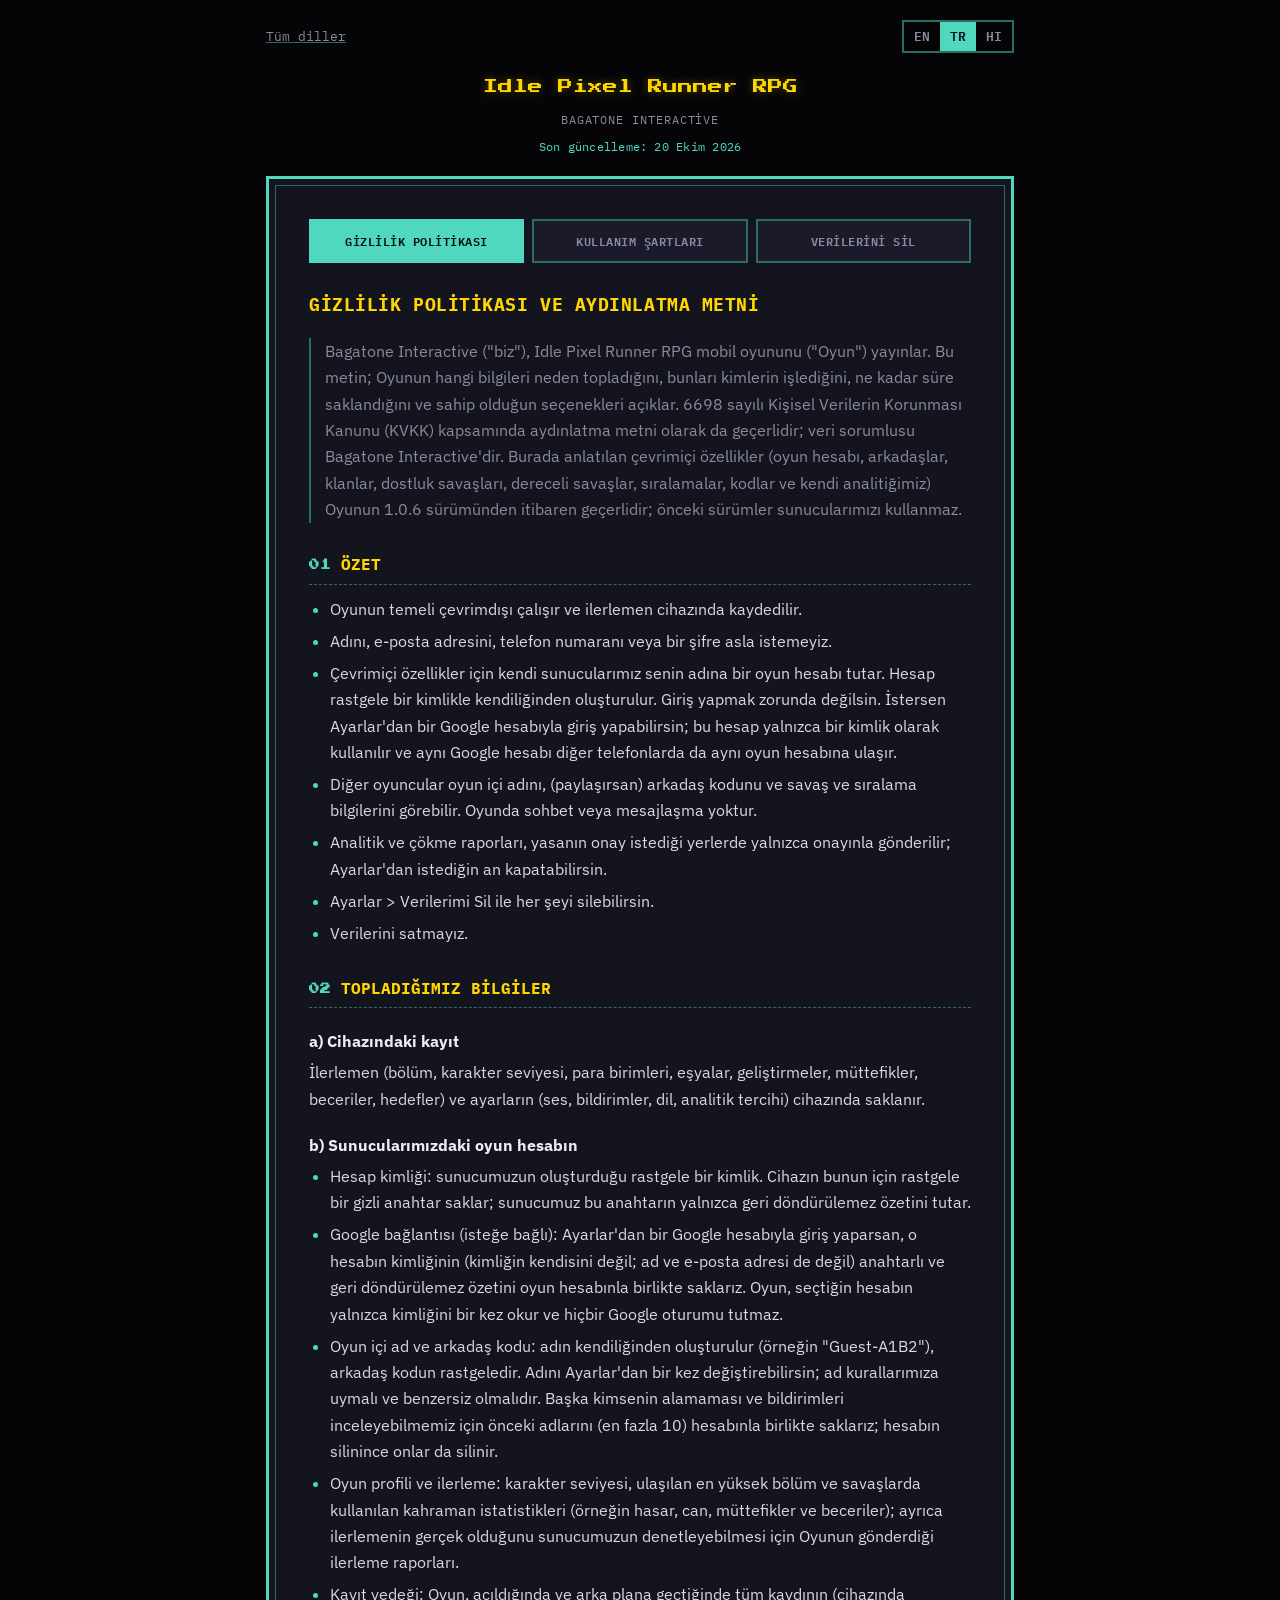
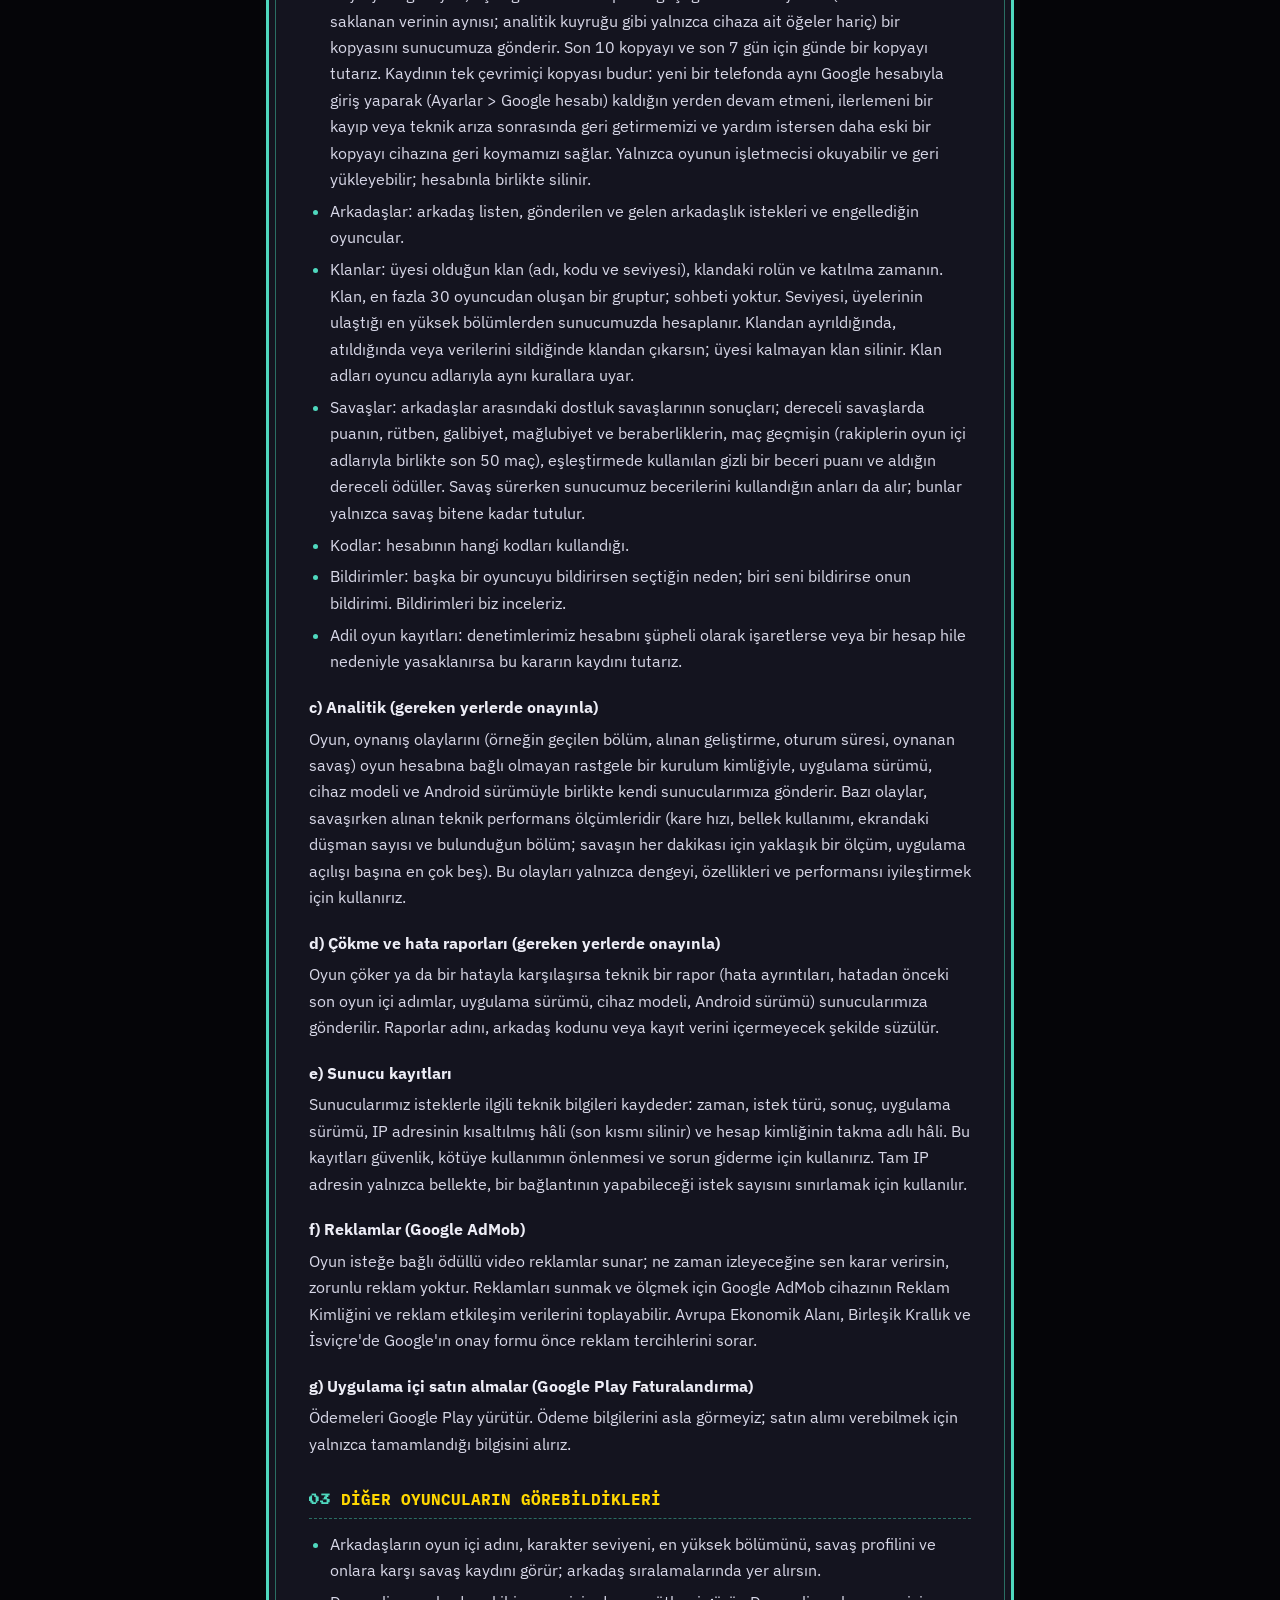
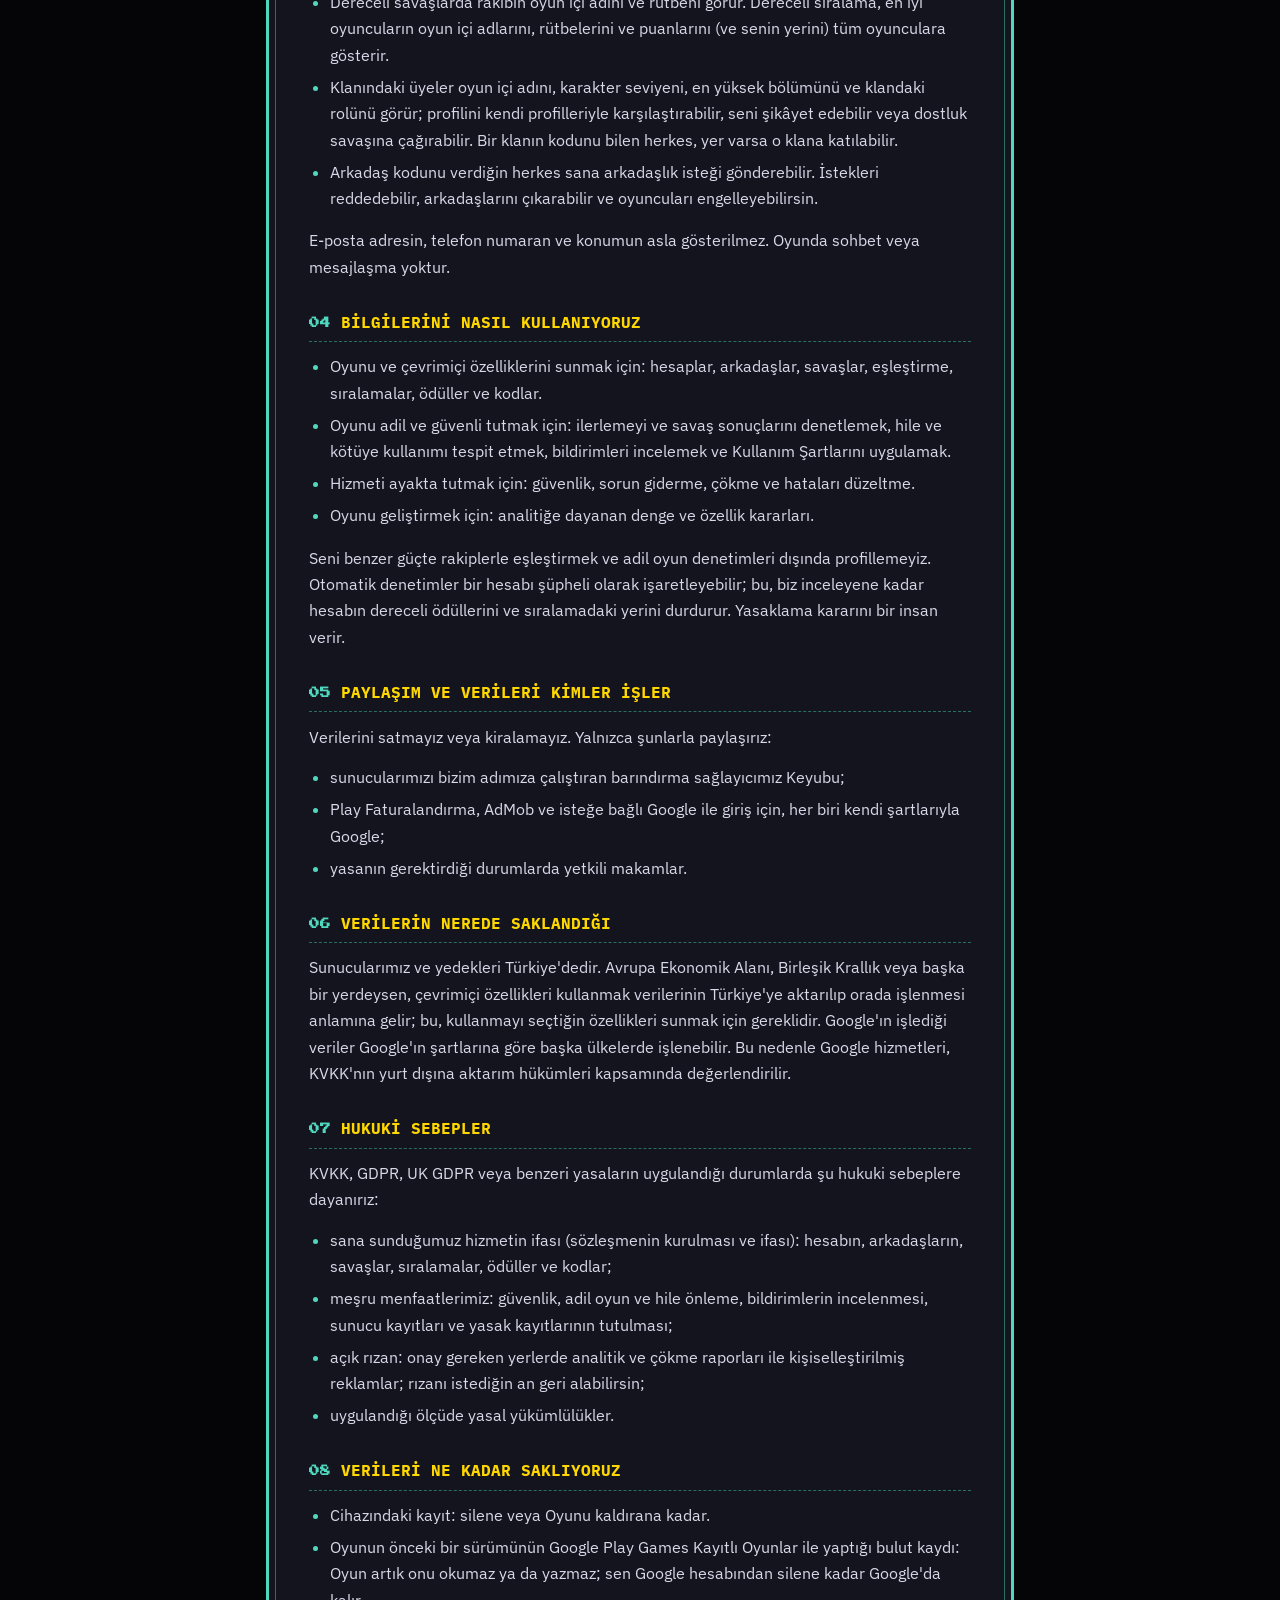
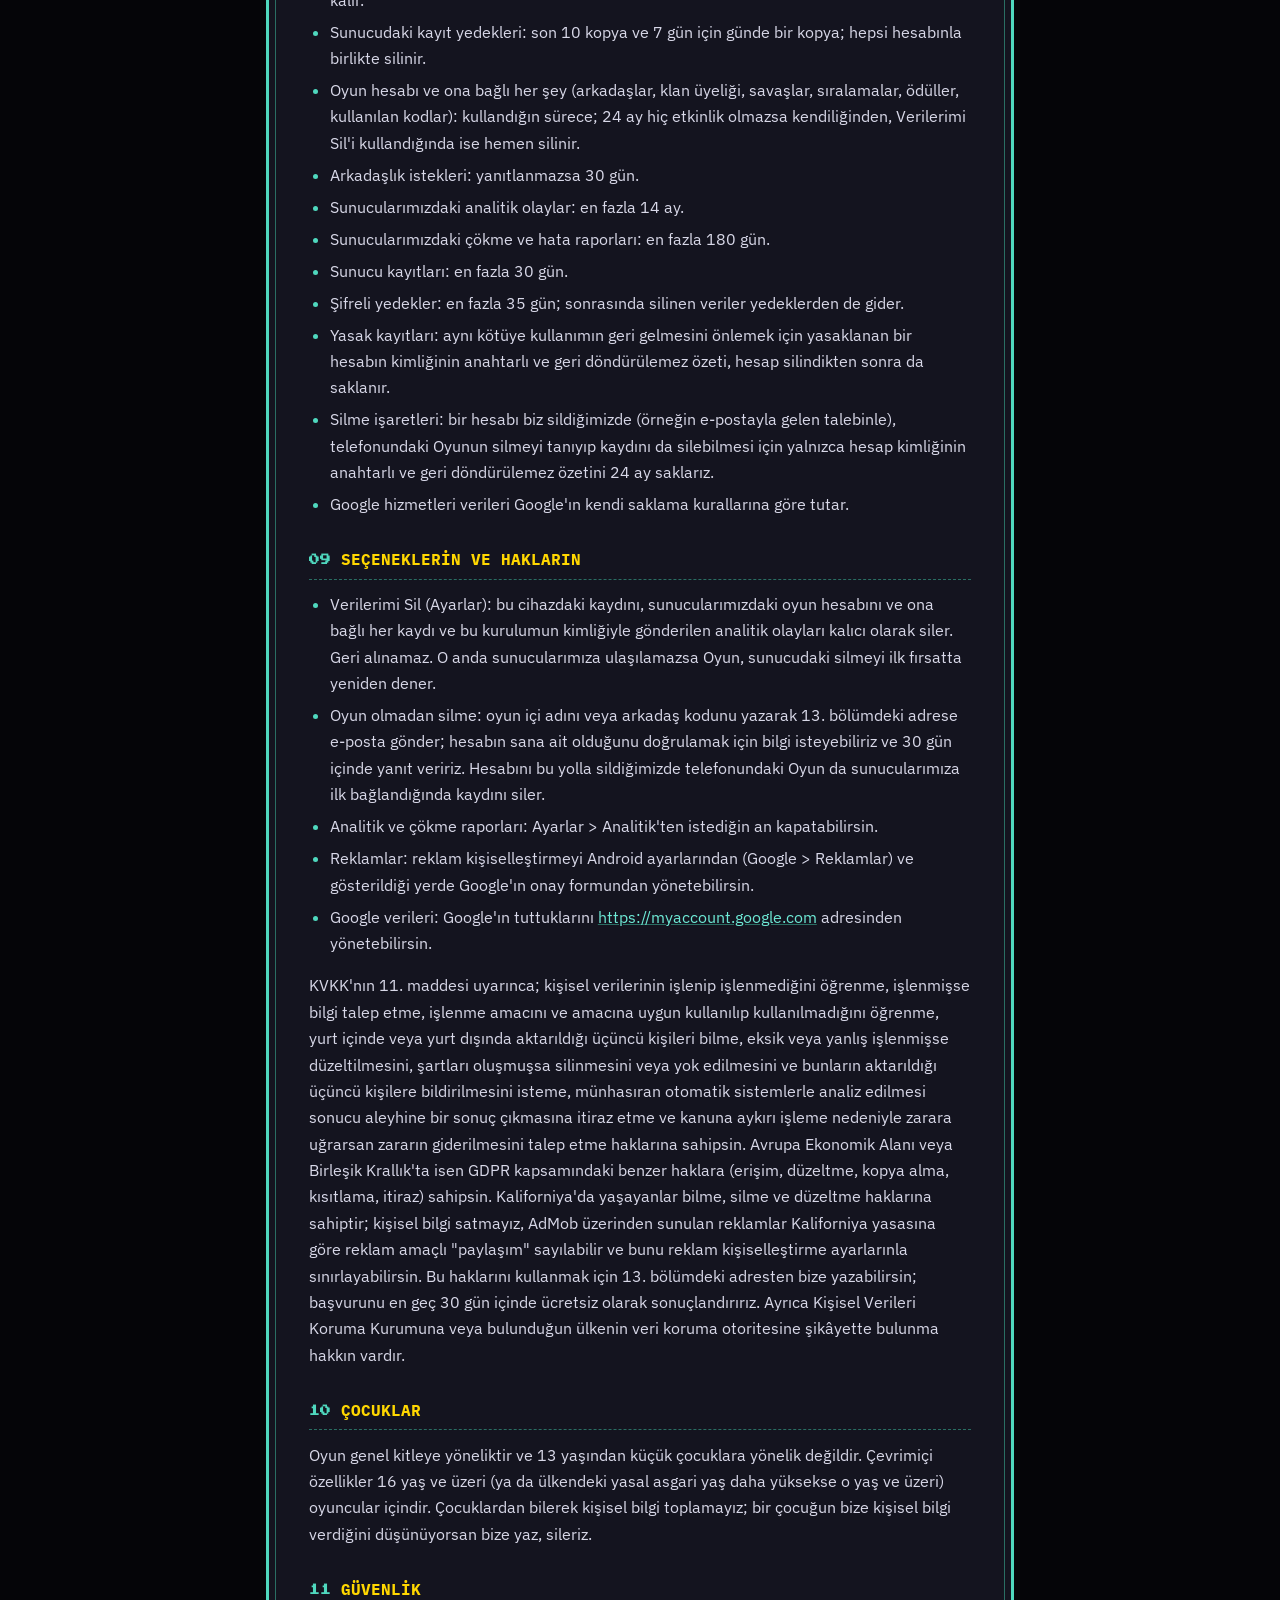
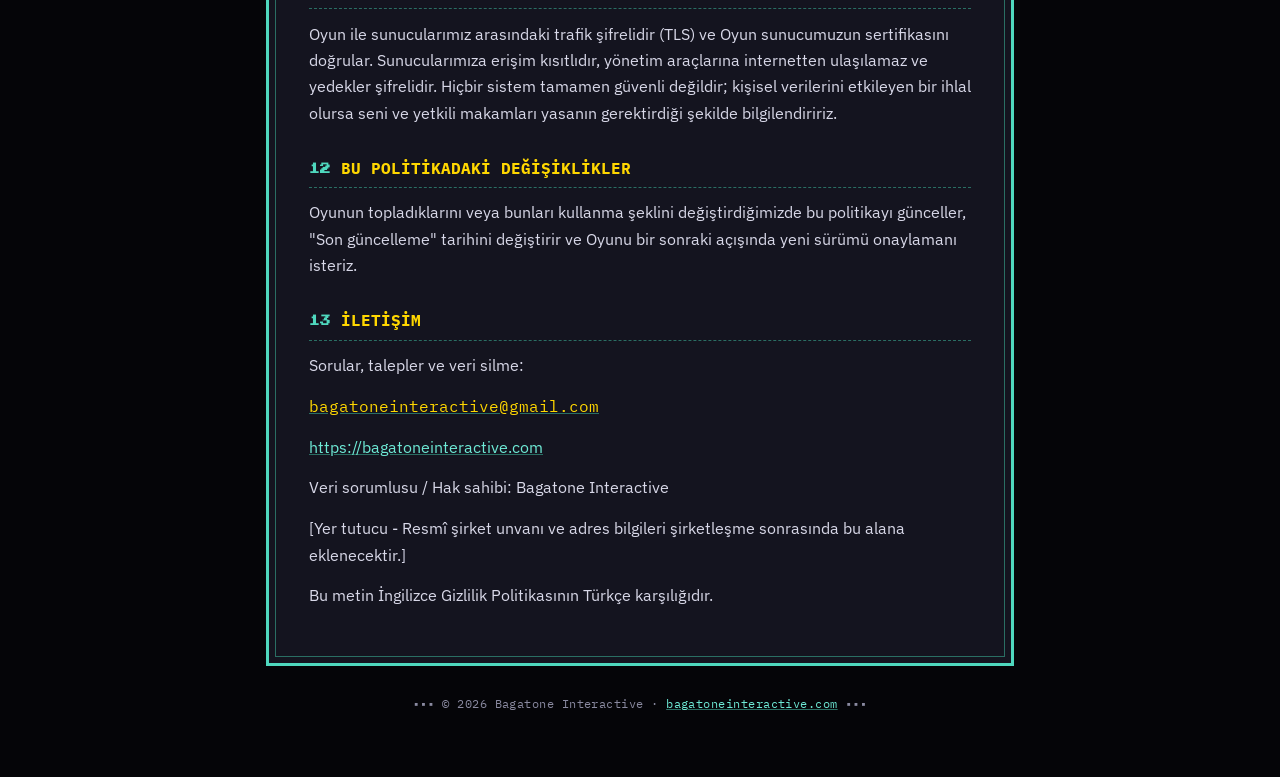
<file: privacy_tr.html>
<!doctype html>
<html lang="tr">
<head>
<meta charset="utf-8">
<meta name="viewport" content="width=device-width, initial-scale=1">
<title>Gizlilik Politikası - Idle Pixel Runner RPG</title>
<meta name="description" content="Gizlilik Politikası - Idle Pixel Runner RPG, Bagatone Interactive">
<link rel="preconnect" href="https://fonts.googleapis.com">
<link rel="preconnect" href="https://fonts.gstatic.com" crossorigin>
<link href="https://fonts.googleapis.com/css2?family=Press+Start+2P&family=IBM+Plex+Sans:wght@400;600;700&family=IBM+Plex+Mono:wght@500;600&display=swap" rel="stylesheet">
<link rel="stylesheet" href="style.css">
<link rel="alternate" hreflang="en" href="privacy_en.html">
<link rel="alternate" hreflang="tr" href="privacy_tr.html">
<link rel="alternate" hreflang="hi" href="privacy_hi.html">
</head>
<body>
<div class="wrap">
<nav class="top" aria-label="Language">
  <a class="back" href="index.html">Tüm diller</a>
  <span class="langs"><a href="privacy_en.html" hreflang="en" lang="en" title="English">EN</a><span class="on" aria-current="true">TR</span><a href="privacy_hi.html" hreflang="hi" lang="hi" title="हिन्दी">HI</a></span>
</nav>
<header class="crest">
  <a class="home" href="index.html">Idle Pixel Runner RPG</a>
  <div class="studio">Bagatone Interactive</div>
  <div class="updated">Son güncelleme: 20 Ekim 2026</div>
</header>
<main class="ledger">
  <nav class="tabs" aria-label="Belgeler">
    <span class="tab on" aria-current="page">Gizlilik Politikası</span>
    <a class="tab" href="terms_tr.html">Kullanım Şartları</a>
    <a class="tab" href="delete_data_tr.html">Verilerini Sil</a>
  </nav>
  <article>
<h1>GİZLİLİK POLİTİKASI VE AYDINLATMA METNİ</h1>
<p class="lede">Bagatone Interactive (&quot;biz&quot;), Idle Pixel Runner RPG mobil oyununu (&quot;Oyun&quot;) yayınlar. Bu metin; Oyunun hangi bilgileri neden topladığını, bunları kimlerin işlediğini, ne kadar süre saklandığını ve sahip olduğun seçenekleri açıklar. 6698 sayılı Kişisel Verilerin Korunması Kanunu (KVKK) kapsamında aydınlatma metni olarak da geçerlidir; veri sorumlusu Bagatone Interactive'dir. Burada anlatılan çevrimiçi özellikler (oyun hesabı, arkadaşlar, klanlar, dostluk savaşları, dereceli savaşlar, sıralamalar, kodlar ve kendi analitiğimiz) Oyunun 1.0.6 sürümünden itibaren geçerlidir; önceki sürümler sunucularımızı kullanmaz.</p>
<section id="s1"><h2><span class="n">01</span> ÖZET</h2>
<ul>
<li>Oyunun temeli çevrimdışı çalışır ve ilerlemen cihazında kaydedilir.</li>
<li>Adını, e-posta adresini, telefon numaranı veya bir şifre asla istemeyiz.</li>
<li>Çevrimiçi özellikler için kendi sunucularımız senin adına bir oyun hesabı tutar. Hesap rastgele bir kimlikle kendiliğinden oluşturulur. Giriş yapmak zorunda değilsin. İstersen Ayarlar'dan bir Google hesabıyla giriş yapabilirsin; bu hesap yalnızca bir kimlik olarak kullanılır ve aynı Google hesabı diğer telefonlarda da aynı oyun hesabına ulaşır.</li>
<li>Diğer oyuncular oyun içi adını, (paylaşırsan) arkadaş kodunu ve savaş ve sıralama bilgilerini görebilir. Oyunda sohbet veya mesajlaşma yoktur.</li>
<li>Analitik ve çökme raporları, yasanın onay istediği yerlerde yalnızca onayınla gönderilir; Ayarlar'dan istediğin an kapatabilirsin.</li>
<li>Ayarlar &gt; Verilerimi Sil ile her şeyi silebilirsin.</li>
<li>Verilerini satmayız.</li>
</ul>
</section>
<section id="s2"><h2><span class="n">02</span> TOPLADIĞIMIZ BİLGİLER</h2>
<h3>a) Cihazındaki kayıt</h3>
<p>İlerlemen (bölüm, karakter seviyesi, para birimleri, eşyalar, geliştirmeler, müttefikler, beceriler, hedefler) ve ayarların (ses, bildirimler, dil, analitik tercihi) cihazında saklanır.</p>
<h3>b) Sunucularımızdaki oyun hesabın</h3>
<ul>
<li>Hesap kimliği: sunucumuzun oluşturduğu rastgele bir kimlik. Cihazın bunun için rastgele bir gizli anahtar saklar; sunucumuz bu anahtarın yalnızca geri döndürülemez özetini tutar.</li>
<li>Google bağlantısı (isteğe bağlı): Ayarlar'dan bir Google hesabıyla giriş yaparsan, o hesabın kimliğinin (kimliğin kendisini değil; ad ve e-posta adresi de değil) anahtarlı ve geri döndürülemez özetini oyun hesabınla birlikte saklarız. Oyun, seçtiğin hesabın yalnızca kimliğini bir kez okur ve hiçbir Google oturumu tutmaz.</li>
<li>Oyun içi ad ve arkadaş kodu: adın kendiliğinden oluşturulur (örneğin &quot;Guest-A1B2&quot;), arkadaş kodun rastgeledir. Adını Ayarlar'dan bir kez değiştirebilirsin; ad kurallarımıza uymalı ve benzersiz olmalıdır. Başka kimsenin alamaması ve bildirimleri inceleyebilmemiz için önceki adlarını (en fazla 10) hesabınla birlikte saklarız; hesabın silinince onlar da silinir.</li>
<li>Oyun profili ve ilerleme: karakter seviyesi, ulaşılan en yüksek bölüm ve savaşlarda kullanılan kahraman istatistikleri (örneğin hasar, can, müttefikler ve beceriler); ayrıca ilerlemenin gerçek olduğunu sunucumuzun denetleyebilmesi için Oyunun gönderdiği ilerleme raporları.</li>
<li>Kayıt yedeği: Oyun, açıldığında ve arka plana geçtiğinde tüm kaydının (cihazında saklanan verinin aynısı; analitik kuyruğu gibi yalnızca cihaza ait öğeler hariç) bir kopyasını sunucumuza gönderir. Son 10 kopyayı ve son 7 gün için günde bir kopyayı tutarız. Kaydının tek çevrimiçi kopyası budur: yeni bir telefonda aynı Google hesabıyla giriş yaparak (Ayarlar &gt; Google hesabı) kaldığın yerden devam etmeni, ilerlemeni bir kayıp veya teknik arıza sonrasında geri getirmemizi ve yardım istersen daha eski bir kopyayı cihazına geri koymamızı sağlar. Yalnızca oyunun işletmecisi okuyabilir ve geri yükleyebilir; hesabınla birlikte silinir.</li>
<li>Arkadaşlar: arkadaş listen, gönderilen ve gelen arkadaşlık istekleri ve engellediğin oyuncular.</li>
<li>Klanlar: üyesi olduğun klan (adı, kodu ve seviyesi), klandaki rolün ve katılma zamanın. Klan, en fazla 30 oyuncudan oluşan bir gruptur; sohbeti yoktur. Seviyesi, üyelerinin ulaştığı en yüksek bölümlerden sunucumuzda hesaplanır. Klandan ayrıldığında, atıldığında veya verilerini sildiğinde klandan çıkarsın; üyesi kalmayan klan silinir. Klan adları oyuncu adlarıyla aynı kurallara uyar.</li>
<li>Savaşlar: arkadaşlar arasındaki dostluk savaşlarının sonuçları; dereceli savaşlarda puanın, rütben, galibiyet, mağlubiyet ve beraberliklerin, maç geçmişin (rakiplerin oyun içi adlarıyla birlikte son 50 maç), eşleştirmede kullanılan gizli bir beceri puanı ve aldığın dereceli ödüller. Savaş sürerken sunucumuz becerilerini kullandığın anları da alır; bunlar yalnızca savaş bitene kadar tutulur.</li>
<li>Kodlar: hesabının hangi kodları kullandığı.</li>
<li>Bildirimler: başka bir oyuncuyu bildirirsen seçtiğin neden; biri seni bildirirse onun bildirimi. Bildirimleri biz inceleriz.</li>
<li>Adil oyun kayıtları: denetimlerimiz hesabını şüpheli olarak işaretlerse veya bir hesap hile nedeniyle yasaklanırsa bu kararın kaydını tutarız.</li>
</ul>
<h3>c) Analitik (gereken yerlerde onayınla)</h3>
<p>Oyun, oynanış olaylarını (örneğin geçilen bölüm, alınan geliştirme, oturum süresi, oynanan savaş) oyun hesabına bağlı olmayan rastgele bir kurulum kimliğiyle, uygulama sürümü, cihaz modeli ve Android sürümüyle birlikte kendi sunucularımıza gönderir. Bazı olaylar, savaşırken alınan teknik performans ölçümleridir (kare hızı, bellek kullanımı, ekrandaki düşman sayısı ve bulunduğun bölüm; savaşın her dakikası için yaklaşık bir ölçüm, uygulama açılışı başına en çok beş). Bu olayları yalnızca dengeyi, özellikleri ve performansı iyileştirmek için kullanırız.</p>
<h3>d) Çökme ve hata raporları (gereken yerlerde onayınla)</h3>
<p>Oyun çöker ya da bir hatayla karşılaşırsa teknik bir rapor (hata ayrıntıları, hatadan önceki son oyun içi adımlar, uygulama sürümü, cihaz modeli, Android sürümü) sunucularımıza gönderilir. Raporlar adını, arkadaş kodunu veya kayıt verini içermeyecek şekilde süzülür.</p>
<h3>e) Sunucu kayıtları</h3>
<p>Sunucularımız isteklerle ilgili teknik bilgileri kaydeder: zaman, istek türü, sonuç, uygulama sürümü, IP adresinin kısaltılmış hâli (son kısmı silinir) ve hesap kimliğinin takma adlı hâli. Bu kayıtları güvenlik, kötüye kullanımın önlenmesi ve sorun giderme için kullanırız. Tam IP adresin yalnızca bellekte, bir bağlantının yapabileceği istek sayısını sınırlamak için kullanılır.</p>
<h3>f) Reklamlar (Google AdMob)</h3>
<p>Oyun isteğe bağlı ödüllü video reklamlar sunar; ne zaman izleyeceğine sen karar verirsin, zorunlu reklam yoktur. Reklamları sunmak ve ölçmek için Google AdMob cihazının Reklam Kimliğini ve reklam etkileşim verilerini toplayabilir. Avrupa Ekonomik Alanı, Birleşik Krallık ve İsviçre'de Google'ın onay formu önce reklam tercihlerini sorar.</p>
<h3>g) Uygulama içi satın almalar (Google Play Faturalandırma)</h3>
<p>Ödemeleri Google Play yürütür. Ödeme bilgilerini asla görmeyiz; satın alımı verebilmek için yalnızca tamamlandığı bilgisini alırız.</p>
</section>
<section id="s3"><h2><span class="n">03</span> DİĞER OYUNCULARIN GÖREBİLDİKLERİ</h2>
<ul>
<li>Arkadaşların oyun içi adını, karakter seviyeni, en yüksek bölümünü, savaş profilini ve onlara karşı savaş kaydını görür; arkadaş sıralamalarında yer alırsın.</li>
<li>Dereceli savaşlarda rakibin oyun içi adını ve rütbeni görür. Dereceli sıralama, en iyi oyuncuların oyun içi adlarını, rütbelerini ve puanlarını (ve senin yerini) tüm oyunculara gösterir.</li>
<li>Klanındaki üyeler oyun içi adını, karakter seviyeni, en yüksek bölümünü ve klandaki rolünü görür; profilini kendi profilleriyle karşılaştırabilir, seni şikâyet edebilir veya dostluk savaşına çağırabilir. Bir klanın kodunu bilen herkes, yer varsa o klana katılabilir.</li>
<li>Arkadaş kodunu verdiğin herkes sana arkadaşlık isteği gönderebilir. İstekleri reddedebilir, arkadaşlarını çıkarabilir ve oyuncuları engelleyebilirsin.</li>
</ul>
<p>E-posta adresin, telefon numaran ve konumun asla gösterilmez. Oyunda sohbet veya mesajlaşma yoktur.</p>
</section>
<section id="s4"><h2><span class="n">04</span> BİLGİLERİNİ NASIL KULLANIYORUZ</h2>
<ul>
<li>Oyunu ve çevrimiçi özelliklerini sunmak için: hesaplar, arkadaşlar, savaşlar, eşleştirme, sıralamalar, ödüller ve kodlar.</li>
<li>Oyunu adil ve güvenli tutmak için: ilerlemeyi ve savaş sonuçlarını denetlemek, hile ve kötüye kullanımı tespit etmek, bildirimleri incelemek ve Kullanım Şartlarını uygulamak.</li>
<li>Hizmeti ayakta tutmak için: güvenlik, sorun giderme, çökme ve hataları düzeltme.</li>
<li>Oyunu geliştirmek için: analitiğe dayanan denge ve özellik kararları.</li>
</ul>
<p>Seni benzer güçte rakiplerle eşleştirmek ve adil oyun denetimleri dışında profillemeyiz. Otomatik denetimler bir hesabı şüpheli olarak işaretleyebilir; bu, biz inceleyene kadar hesabın dereceli ödüllerini ve sıralamadaki yerini durdurur. Yasaklama kararını bir insan verir.</p>
</section>
<section id="s5"><h2><span class="n">05</span> PAYLAŞIM VE VERİLERİ KİMLER İŞLER</h2>
<p>Verilerini satmayız veya kiralamayız. Yalnızca şunlarla paylaşırız:</p>
<ul>
<li>sunucularımızı bizim adımıza çalıştıran barındırma sağlayıcımız Keyubu;</li>
<li>Play Faturalandırma, AdMob ve isteğe bağlı Google ile giriş için, her biri kendi şartlarıyla Google;</li>
<li>yasanın gerektirdiği durumlarda yetkili makamlar.</li>
</ul>
</section>
<section id="s6"><h2><span class="n">06</span> VERİLERİN NEREDE SAKLANDIĞI</h2>
<p>Sunucularımız ve yedekleri Türkiye'dedir. Avrupa Ekonomik Alanı, Birleşik Krallık veya başka bir yerdeysen, çevrimiçi özellikleri kullanmak verilerinin Türkiye'ye aktarılıp orada işlenmesi anlamına gelir; bu, kullanmayı seçtiğin özellikleri sunmak için gereklidir. Google'ın işlediği veriler Google'ın şartlarına göre başka ülkelerde işlenebilir. Bu nedenle Google hizmetleri, KVKK'nın yurt dışına aktarım hükümleri kapsamında değerlendirilir.</p>
</section>
<section id="s7"><h2><span class="n">07</span> HUKUKİ SEBEPLER</h2>
<p>KVKK, GDPR, UK GDPR veya benzeri yasaların uygulandığı durumlarda şu hukuki sebeplere dayanırız:</p>
<ul>
<li>sana sunduğumuz hizmetin ifası (sözleşmenin kurulması ve ifası): hesabın, arkadaşların, savaşlar, sıralamalar, ödüller ve kodlar;</li>
<li>meşru menfaatlerimiz: güvenlik, adil oyun ve hile önleme, bildirimlerin incelenmesi, sunucu kayıtları ve yasak kayıtlarının tutulması;</li>
<li>açık rızan: onay gereken yerlerde analitik ve çökme raporları ile kişiselleştirilmiş reklamlar; rızanı istediğin an geri alabilirsin;</li>
<li>uygulandığı ölçüde yasal yükümlülükler.</li>
</ul>
</section>
<section id="s8"><h2><span class="n">08</span> VERİLERİ NE KADAR SAKLIYORUZ</h2>
<ul>
<li>Cihazındaki kayıt: silene veya Oyunu kaldırana kadar.</li>
<li>Oyunun önceki bir sürümünün Google Play Games Kayıtlı Oyunlar ile yaptığı bulut kaydı: Oyun artık onu okumaz ya da yazmaz; sen Google hesabından silene kadar Google'da kalır.</li>
<li>Sunucudaki kayıt yedekleri: son 10 kopya ve 7 gün için günde bir kopya; hepsi hesabınla birlikte silinir.</li>
<li>Oyun hesabı ve ona bağlı her şey (arkadaşlar, klan üyeliği, savaşlar, sıralamalar, ödüller, kullanılan kodlar): kullandığın sürece; 24 ay hiç etkinlik olmazsa kendiliğinden, Verilerimi Sil'i kullandığında ise hemen silinir.</li>
<li>Arkadaşlık istekleri: yanıtlanmazsa 30 gün.</li>
<li>Sunucularımızdaki analitik olaylar: en fazla 14 ay.</li>
<li>Sunucularımızdaki çökme ve hata raporları: en fazla 180 gün.</li>
<li>Sunucu kayıtları: en fazla 30 gün.</li>
<li>Şifreli yedekler: en fazla 35 gün; sonrasında silinen veriler yedeklerden de gider.</li>
<li>Yasak kayıtları: aynı kötüye kullanımın geri gelmesini önlemek için yasaklanan bir hesabın kimliğinin anahtarlı ve geri döndürülemez özeti, hesap silindikten sonra da saklanır.</li>
<li>Silme işaretleri: bir hesabı biz sildiğimizde (örneğin e-postayla gelen talebinle), telefonundaki Oyunun silmeyi tanıyıp kaydını da silebilmesi için yalnızca hesap kimliğinin anahtarlı ve geri döndürülemez özetini 24 ay saklarız.</li>
<li>Google hizmetleri verileri Google'ın kendi saklama kurallarına göre tutar.</li>
</ul>
</section>
<section id="s9"><h2><span class="n">09</span> SEÇENEKLERİN VE HAKLARIN</h2>
<ul>
<li>Verilerimi Sil (Ayarlar): bu cihazdaki kaydını, sunucularımızdaki oyun hesabını ve ona bağlı her kaydı ve bu kurulumun kimliğiyle gönderilen analitik olayları kalıcı olarak siler. Geri alınamaz. O anda sunucularımıza ulaşılamazsa Oyun, sunucudaki silmeyi ilk fırsatta yeniden dener.</li>
<li>Oyun olmadan silme: oyun içi adını veya arkadaş kodunu yazarak 13. bölümdeki adrese e-posta gönder; hesabın sana ait olduğunu doğrulamak için bilgi isteyebiliriz ve 30 gün içinde yanıt veririz. Hesabını bu yolla sildiğimizde telefonundaki Oyun da sunucularımıza ilk bağlandığında kaydını siler.</li>
<li>Analitik ve çökme raporları: Ayarlar &gt; Analitik'ten istediğin an kapatabilirsin.</li>
<li>Reklamlar: reklam kişiselleştirmeyi Android ayarlarından (Google &gt; Reklamlar) ve gösterildiği yerde Google'ın onay formundan yönetebilirsin.</li>
<li>Google verileri: Google'ın tuttuklarını <a href="https://myaccount.google.com" rel="noopener">https://myaccount.google.com</a> adresinden yönetebilirsin.</li>
</ul>
<p>KVKK'nın 11. maddesi uyarınca; kişisel verilerinin işlenip işlenmediğini öğrenme, işlenmişse bilgi talep etme, işlenme amacını ve amacına uygun kullanılıp kullanılmadığını öğrenme, yurt içinde veya yurt dışında aktarıldığı üçüncü kişileri bilme, eksik veya yanlış işlenmişse düzeltilmesini, şartları oluşmuşsa silinmesini veya yok edilmesini ve bunların aktarıldığı üçüncü kişilere bildirilmesini isteme, münhasıran otomatik sistemlerle analiz edilmesi sonucu aleyhine bir sonuç çıkmasına itiraz etme ve kanuna aykırı işleme nedeniyle zarara uğrarsan zararın giderilmesini talep etme haklarına sahipsin. Avrupa Ekonomik Alanı veya Birleşik Krallık'ta isen GDPR kapsamındaki benzer haklara (erişim, düzeltme, kopya alma, kısıtlama, itiraz) sahipsin. Kaliforniya'da yaşayanlar bilme, silme ve düzeltme haklarına sahiptir; kişisel bilgi satmayız, AdMob üzerinden sunulan reklamlar Kaliforniya yasasına göre reklam amaçlı &quot;paylaşım&quot; sayılabilir ve bunu reklam kişiselleştirme ayarlarınla sınırlayabilirsin. Bu haklarını kullanmak için 13. bölümdeki adresten bize yazabilirsin; başvurunu en geç 30 gün içinde ücretsiz olarak sonuçlandırırız. Ayrıca Kişisel Verileri Koruma Kurumuna veya bulunduğun ülkenin veri koruma otoritesine şikâyette bulunma hakkın vardır.</p>
</section>
<section id="s10"><h2><span class="n">10</span> ÇOCUKLAR</h2>
<p>Oyun genel kitleye yöneliktir ve 13 yaşından küçük çocuklara yönelik değildir. Çevrimiçi özellikler 16 yaş ve üzeri (ya da ülkendeki yasal asgari yaş daha yüksekse o yaş ve üzeri) oyuncular içindir. Çocuklardan bilerek kişisel bilgi toplamayız; bir çocuğun bize kişisel bilgi verdiğini düşünüyorsan bize yaz, sileriz.</p>
</section>
<section id="s11"><h2><span class="n">11</span> GÜVENLİK</h2>
<p>Oyun ile sunucularımız arasındaki trafik şifrelidir (TLS) ve Oyun sunucumuzun sertifikasını doğrular. Sunucularımıza erişim kısıtlıdır, yönetim araçlarına internetten ulaşılamaz ve yedekler şifrelidir. Hiçbir sistem tamamen güvenli değildir; kişisel verilerini etkileyen bir ihlal olursa seni ve yetkili makamları yasanın gerektirdiği şekilde bilgilendiririz.</p>
</section>
<section id="s12"><h2><span class="n">12</span> BU POLİTİKADAKİ DEĞİŞİKLİKLER</h2>
<p>Oyunun topladıklarını veya bunları kullanma şeklini değiştirdiğimizde bu politikayı günceller, &quot;Son güncelleme&quot; tarihini değiştirir ve Oyunu bir sonraki açışında yeni sürümü onaylamanı isteriz.</p>
</section>
<section id="s13"><h2><span class="n">13</span> İLETİŞİM</h2>
<p>Sorular, talepler ve veri silme:</p>
<p><a class="mail" href="mailto:bagatoneinteractive@gmail.com">bagatoneinteractive@gmail.com</a></p>
<p><a href="https://bagatoneinteractive.com" rel="noopener">https://bagatoneinteractive.com</a></p>
<p>Veri sorumlusu / Hak sahibi: Bagatone Interactive</p>
<p>[Yer tutucu - Resmî şirket unvanı ve adres bilgileri şirketleşme sonrasında bu alana eklenecektir.]</p>
<p>Bu metin İngilizce Gizlilik Politikasının Türkçe karşılığıdır.</p>
</section>
  </article>
</main>
<footer class="page">&#9642;&#9642;&#9642; &copy; 2026 Bagatone Interactive &middot; <a href="https://bagatoneinteractive.com" rel="noopener">bagatoneinteractive.com</a> &#9642;&#9642;&#9642;</footer>
</div>
</body>
</html>
</file>
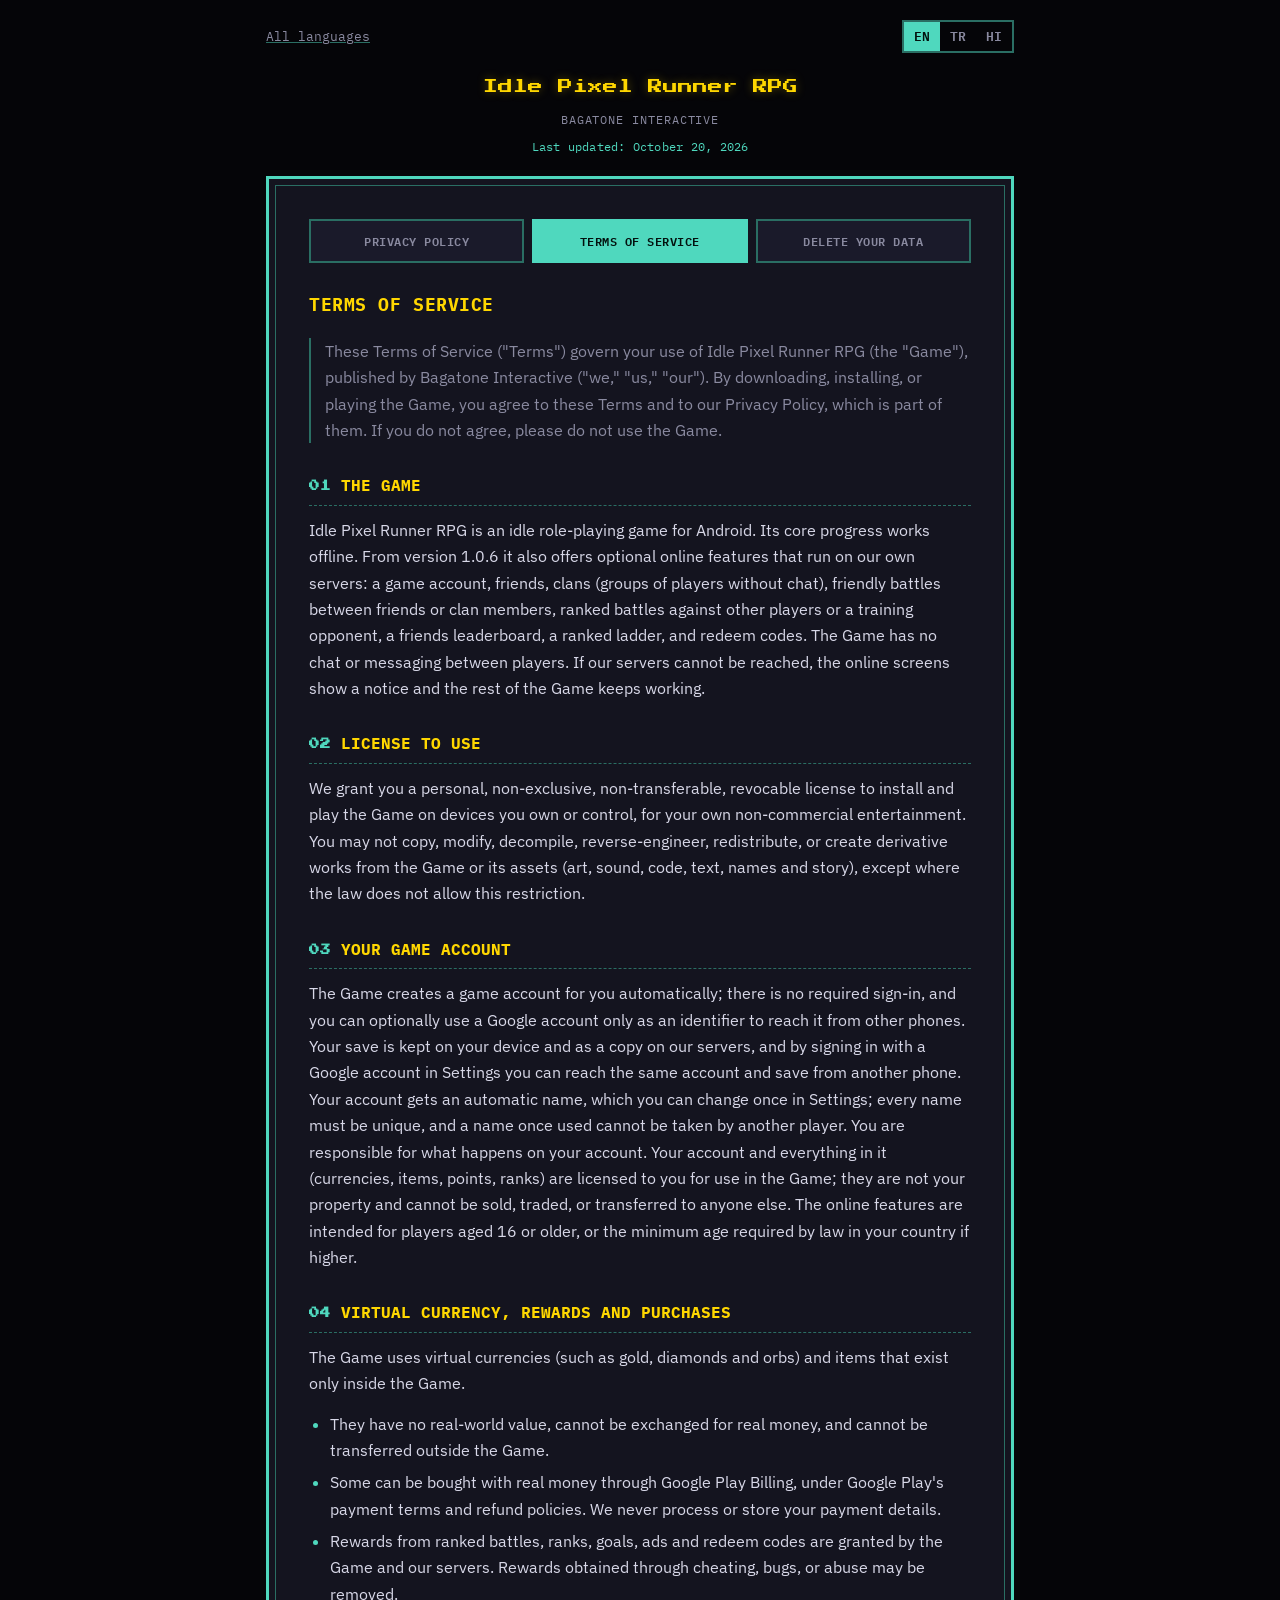
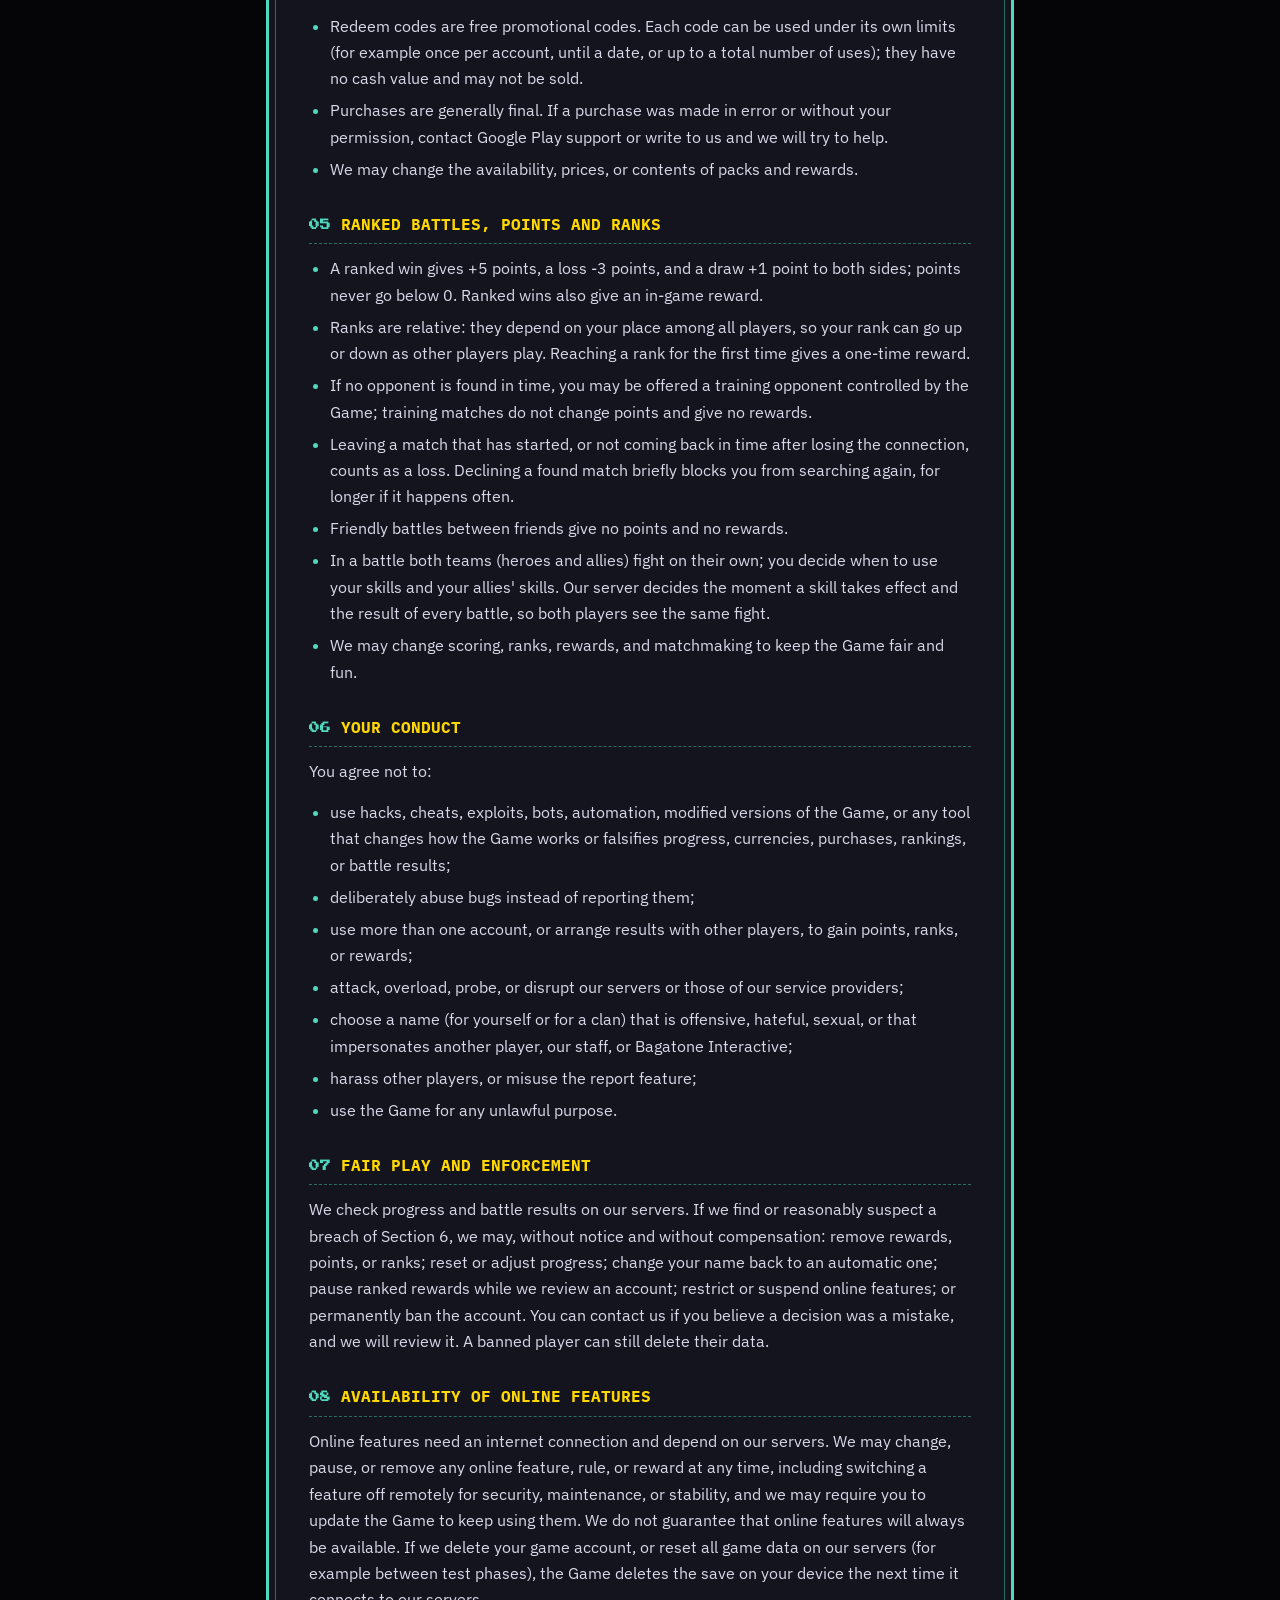
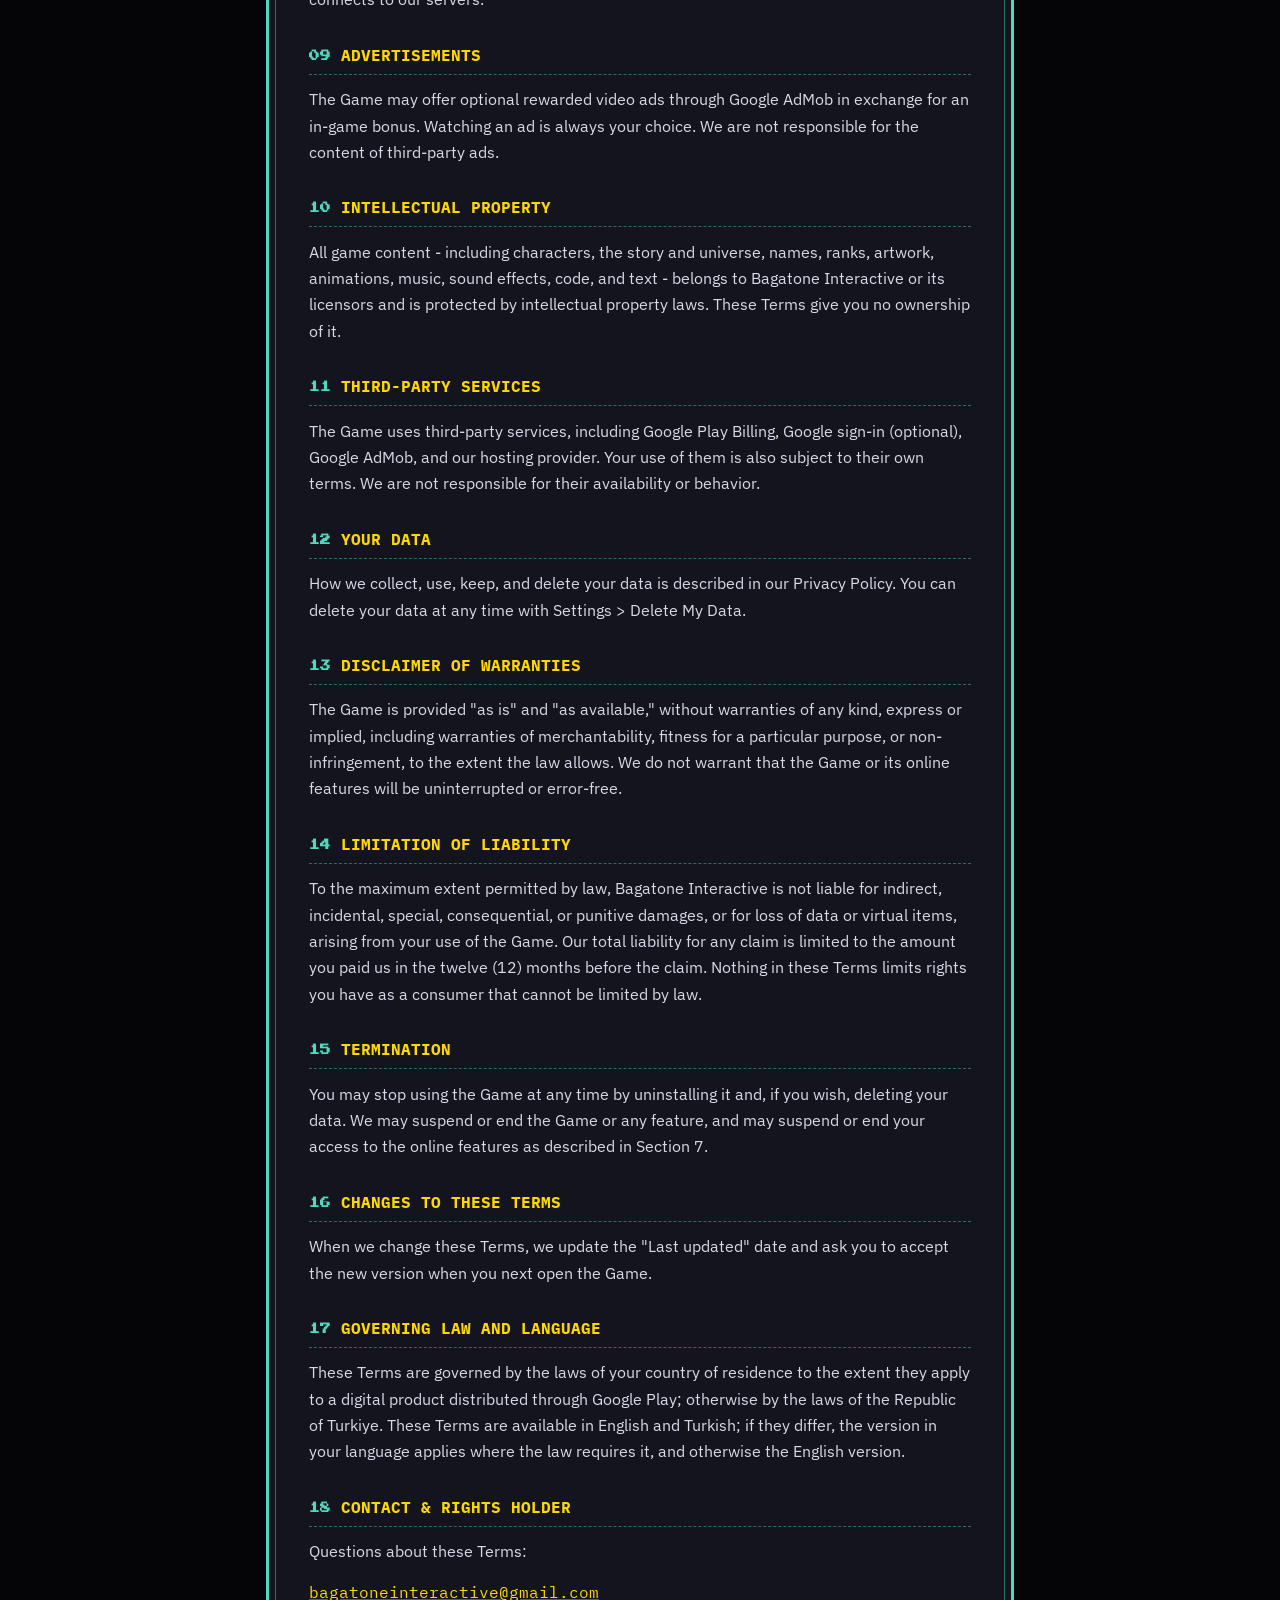
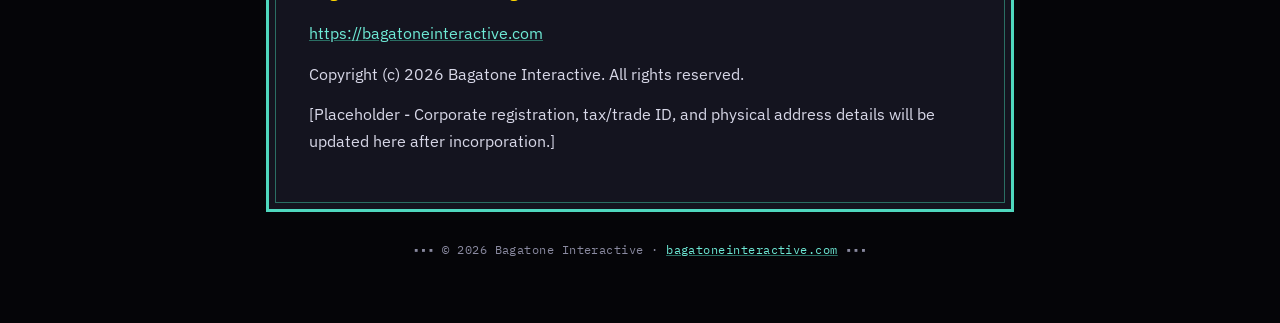
<file: terms_en.html>
<!doctype html>
<html lang="en">
<head>
<meta charset="utf-8">
<meta name="viewport" content="width=device-width, initial-scale=1">
<title>Terms of Service - Idle Pixel Runner RPG</title>
<meta name="description" content="Terms of Service - Idle Pixel Runner RPG, Bagatone Interactive">
<link rel="preconnect" href="https://fonts.googleapis.com">
<link rel="preconnect" href="https://fonts.gstatic.com" crossorigin>
<link href="https://fonts.googleapis.com/css2?family=Press+Start+2P&family=IBM+Plex+Sans:wght@400;600;700&family=IBM+Plex+Mono:wght@500;600&display=swap" rel="stylesheet">
<link rel="stylesheet" href="style.css">
<link rel="alternate" hreflang="en" href="terms_en.html">
<link rel="alternate" hreflang="tr" href="terms_tr.html">
<link rel="alternate" hreflang="hi" href="terms_hi.html">
</head>
<body>
<div class="wrap">
<nav class="top" aria-label="Language">
  <a class="back" href="index.html">All languages</a>
  <span class="langs"><span class="on" aria-current="true">EN</span><a href="terms_tr.html" hreflang="tr" lang="tr" title="Türkçe">TR</a><a href="terms_hi.html" hreflang="hi" lang="hi" title="हिन्दी">HI</a></span>
</nav>
<header class="crest">
  <a class="home" href="index.html">Idle Pixel Runner RPG</a>
  <div class="studio">Bagatone Interactive</div>
  <div class="updated">Last updated: October 20, 2026</div>
</header>
<main class="ledger">
  <nav class="tabs" aria-label="Documents">
    <a class="tab" href="privacy_en.html">Privacy Policy</a>
    <span class="tab on" aria-current="page">Terms of Service</span>
    <a class="tab" href="delete_data_en.html">Delete Your Data</a>
  </nav>
  <article>
<h1>TERMS OF SERVICE</h1>
<p class="lede">These Terms of Service (&quot;Terms&quot;) govern your use of Idle Pixel Runner RPG (the &quot;Game&quot;), published by Bagatone Interactive (&quot;we,&quot; &quot;us,&quot; &quot;our&quot;). By downloading, installing, or playing the Game, you agree to these Terms and to our Privacy Policy, which is part of them. If you do not agree, please do not use the Game.</p>
<section id="s1"><h2><span class="n">01</span> THE GAME</h2>
<p>Idle Pixel Runner RPG is an idle role-playing game for Android. Its core progress works offline. From version 1.0.6 it also offers optional online features that run on our own servers: a game account, friends, clans (groups of players without chat), friendly battles between friends or clan members, ranked battles against other players or a training opponent, a friends leaderboard, a ranked ladder, and redeem codes. The Game has no chat or messaging between players. If our servers cannot be reached, the online screens show a notice and the rest of the Game keeps working.</p>
</section>
<section id="s2"><h2><span class="n">02</span> LICENSE TO USE</h2>
<p>We grant you a personal, non-exclusive, non-transferable, revocable license to install and play the Game on devices you own or control, for your own non-commercial entertainment. You may not copy, modify, decompile, reverse-engineer, redistribute, or create derivative works from the Game or its assets (art, sound, code, text, names and story), except where the law does not allow this restriction.</p>
</section>
<section id="s3"><h2><span class="n">03</span> YOUR GAME ACCOUNT</h2>
<p>The Game creates a game account for you automatically; there is no required sign-in, and you can optionally use a Google account only as an identifier to reach it from other phones. Your save is kept on your device and as a copy on our servers, and by signing in with a Google account in Settings you can reach the same account and save from another phone. Your account gets an automatic name, which you can change once in Settings; every name must be unique, and a name once used cannot be taken by another player. You are responsible for what happens on your account. Your account and everything in it (currencies, items, points, ranks) are licensed to you for use in the Game; they are not your property and cannot be sold, traded, or transferred to anyone else. The online features are intended for players aged 16 or older, or the minimum age required by law in your country if higher.</p>
</section>
<section id="s4"><h2><span class="n">04</span> VIRTUAL CURRENCY, REWARDS AND PURCHASES</h2>
<p>The Game uses virtual currencies (such as gold, diamonds and orbs) and items that exist only inside the Game.</p>
<ul>
<li>They have no real-world value, cannot be exchanged for real money, and cannot be transferred outside the Game.</li>
<li>Some can be bought with real money through Google Play Billing, under Google Play's payment terms and refund policies. We never process or store your payment details.</li>
<li>Rewards from ranked battles, ranks, goals, ads and redeem codes are granted by the Game and our servers. Rewards obtained through cheating, bugs, or abuse may be removed.</li>
<li>Redeem codes are free promotional codes. Each code can be used under its own limits (for example once per account, until a date, or up to a total number of uses); they have no cash value and may not be sold.</li>
<li>Purchases are generally final. If a purchase was made in error or without your permission, contact Google Play support or write to us and we will try to help.</li>
<li>We may change the availability, prices, or contents of packs and rewards.</li>
</ul>
</section>
<section id="s5"><h2><span class="n">05</span> RANKED BATTLES, POINTS AND RANKS</h2>
<ul>
<li>A ranked win gives +5 points, a loss -3 points, and a draw +1 point to both sides; points never go below 0. Ranked wins also give an in-game reward.</li>
<li>Ranks are relative: they depend on your place among all players, so your rank can go up or down as other players play. Reaching a rank for the first time gives a one-time reward.</li>
<li>If no opponent is found in time, you may be offered a training opponent controlled by the Game; training matches do not change points and give no rewards.</li>
<li>Leaving a match that has started, or not coming back in time after losing the connection, counts as a loss. Declining a found match briefly blocks you from searching again, for longer if it happens often.</li>
<li>Friendly battles between friends give no points and no rewards.</li>
<li>In a battle both teams (heroes and allies) fight on their own; you decide when to use your skills and your allies' skills. Our server decides the moment a skill takes effect and the result of every battle, so both players see the same fight.</li>
<li>We may change scoring, ranks, rewards, and matchmaking to keep the Game fair and fun.</li>
</ul>
</section>
<section id="s6"><h2><span class="n">06</span> YOUR CONDUCT</h2>
<p>You agree not to:</p>
<ul>
<li>use hacks, cheats, exploits, bots, automation, modified versions of the Game, or any tool that changes how the Game works or falsifies progress, currencies, purchases, rankings, or battle results;</li>
<li>deliberately abuse bugs instead of reporting them;</li>
<li>use more than one account, or arrange results with other players, to gain points, ranks, or rewards;</li>
<li>attack, overload, probe, or disrupt our servers or those of our service providers;</li>
<li>choose a name (for yourself or for a clan) that is offensive, hateful, sexual, or that impersonates another player, our staff, or Bagatone Interactive;</li>
<li>harass other players, or misuse the report feature;</li>
<li>use the Game for any unlawful purpose.</li>
</ul>
</section>
<section id="s7"><h2><span class="n">07</span> FAIR PLAY AND ENFORCEMENT</h2>
<p>We check progress and battle results on our servers. If we find or reasonably suspect a breach of Section 6, we may, without notice and without compensation: remove rewards, points, or ranks; reset or adjust progress; change your name back to an automatic one; pause ranked rewards while we review an account; restrict or suspend online features; or permanently ban the account. You can contact us if you believe a decision was a mistake, and we will review it. A banned player can still delete their data.</p>
</section>
<section id="s8"><h2><span class="n">08</span> AVAILABILITY OF ONLINE FEATURES</h2>
<p>Online features need an internet connection and depend on our servers. We may change, pause, or remove any online feature, rule, or reward at any time, including switching a feature off remotely for security, maintenance, or stability, and we may require you to update the Game to keep using them. We do not guarantee that online features will always be available. If we delete your game account, or reset all game data on our servers (for example between test phases), the Game deletes the save on your device the next time it connects to our servers.</p>
</section>
<section id="s9"><h2><span class="n">09</span> ADVERTISEMENTS</h2>
<p>The Game may offer optional rewarded video ads through Google AdMob in exchange for an in-game bonus. Watching an ad is always your choice. We are not responsible for the content of third-party ads.</p>
</section>
<section id="s10"><h2><span class="n">10</span> INTELLECTUAL PROPERTY</h2>
<p>All game content - including characters, the story and universe, names, ranks, artwork, animations, music, sound effects, code, and text - belongs to Bagatone Interactive or its licensors and is protected by intellectual property laws. These Terms give you no ownership of it.</p>
</section>
<section id="s11"><h2><span class="n">11</span> THIRD-PARTY SERVICES</h2>
<p>The Game uses third-party services, including Google Play Billing, Google sign-in (optional), Google AdMob, and our hosting provider. Your use of them is also subject to their own terms. We are not responsible for their availability or behavior.</p>
</section>
<section id="s12"><h2><span class="n">12</span> YOUR DATA</h2>
<p>How we collect, use, keep, and delete your data is described in our Privacy Policy. You can delete your data at any time with Settings &gt; Delete My Data.</p>
</section>
<section id="s13"><h2><span class="n">13</span> DISCLAIMER OF WARRANTIES</h2>
<p>The Game is provided &quot;as is&quot; and &quot;as available,&quot; without warranties of any kind, express or implied, including warranties of merchantability, fitness for a particular purpose, or non-infringement, to the extent the law allows. We do not warrant that the Game or its online features will be uninterrupted or error-free.</p>
</section>
<section id="s14"><h2><span class="n">14</span> LIMITATION OF LIABILITY</h2>
<p>To the maximum extent permitted by law, Bagatone Interactive is not liable for indirect, incidental, special, consequential, or punitive damages, or for loss of data or virtual items, arising from your use of the Game. Our total liability for any claim is limited to the amount you paid us in the twelve (12) months before the claim. Nothing in these Terms limits rights you have as a consumer that cannot be limited by law.</p>
</section>
<section id="s15"><h2><span class="n">15</span> TERMINATION</h2>
<p>You may stop using the Game at any time by uninstalling it and, if you wish, deleting your data. We may suspend or end the Game or any feature, and may suspend or end your access to the online features as described in Section 7.</p>
</section>
<section id="s16"><h2><span class="n">16</span> CHANGES TO THESE TERMS</h2>
<p>When we change these Terms, we update the &quot;Last updated&quot; date and ask you to accept the new version when you next open the Game.</p>
</section>
<section id="s17"><h2><span class="n">17</span> GOVERNING LAW AND LANGUAGE</h2>
<p>These Terms are governed by the laws of your country of residence to the extent they apply to a digital product distributed through Google Play; otherwise by the laws of the Republic of Turkiye. These Terms are available in English and Turkish; if they differ, the version in your language applies where the law requires it, and otherwise the English version.</p>
</section>
<section id="s18"><h2><span class="n">18</span> CONTACT &amp; RIGHTS HOLDER</h2>
<p>Questions about these Terms:</p>
<p><a class="mail" href="mailto:bagatoneinteractive@gmail.com">bagatoneinteractive@gmail.com</a></p>
<p><a href="https://bagatoneinteractive.com" rel="noopener">https://bagatoneinteractive.com</a></p>
<p>Copyright (c) 2026 Bagatone Interactive. All rights reserved.</p>
<p>[Placeholder - Corporate registration, tax/trade ID, and physical address details will be updated here after incorporation.]</p>
</section>
  </article>
</main>
<footer class="page">&#9642;&#9642;&#9642; &copy; 2026 Bagatone Interactive &middot; <a href="https://bagatoneinteractive.com" rel="noopener">bagatoneinteractive.com</a> &#9642;&#9642;&#9642;</footer>
</div>
</body>
</html>
</file>
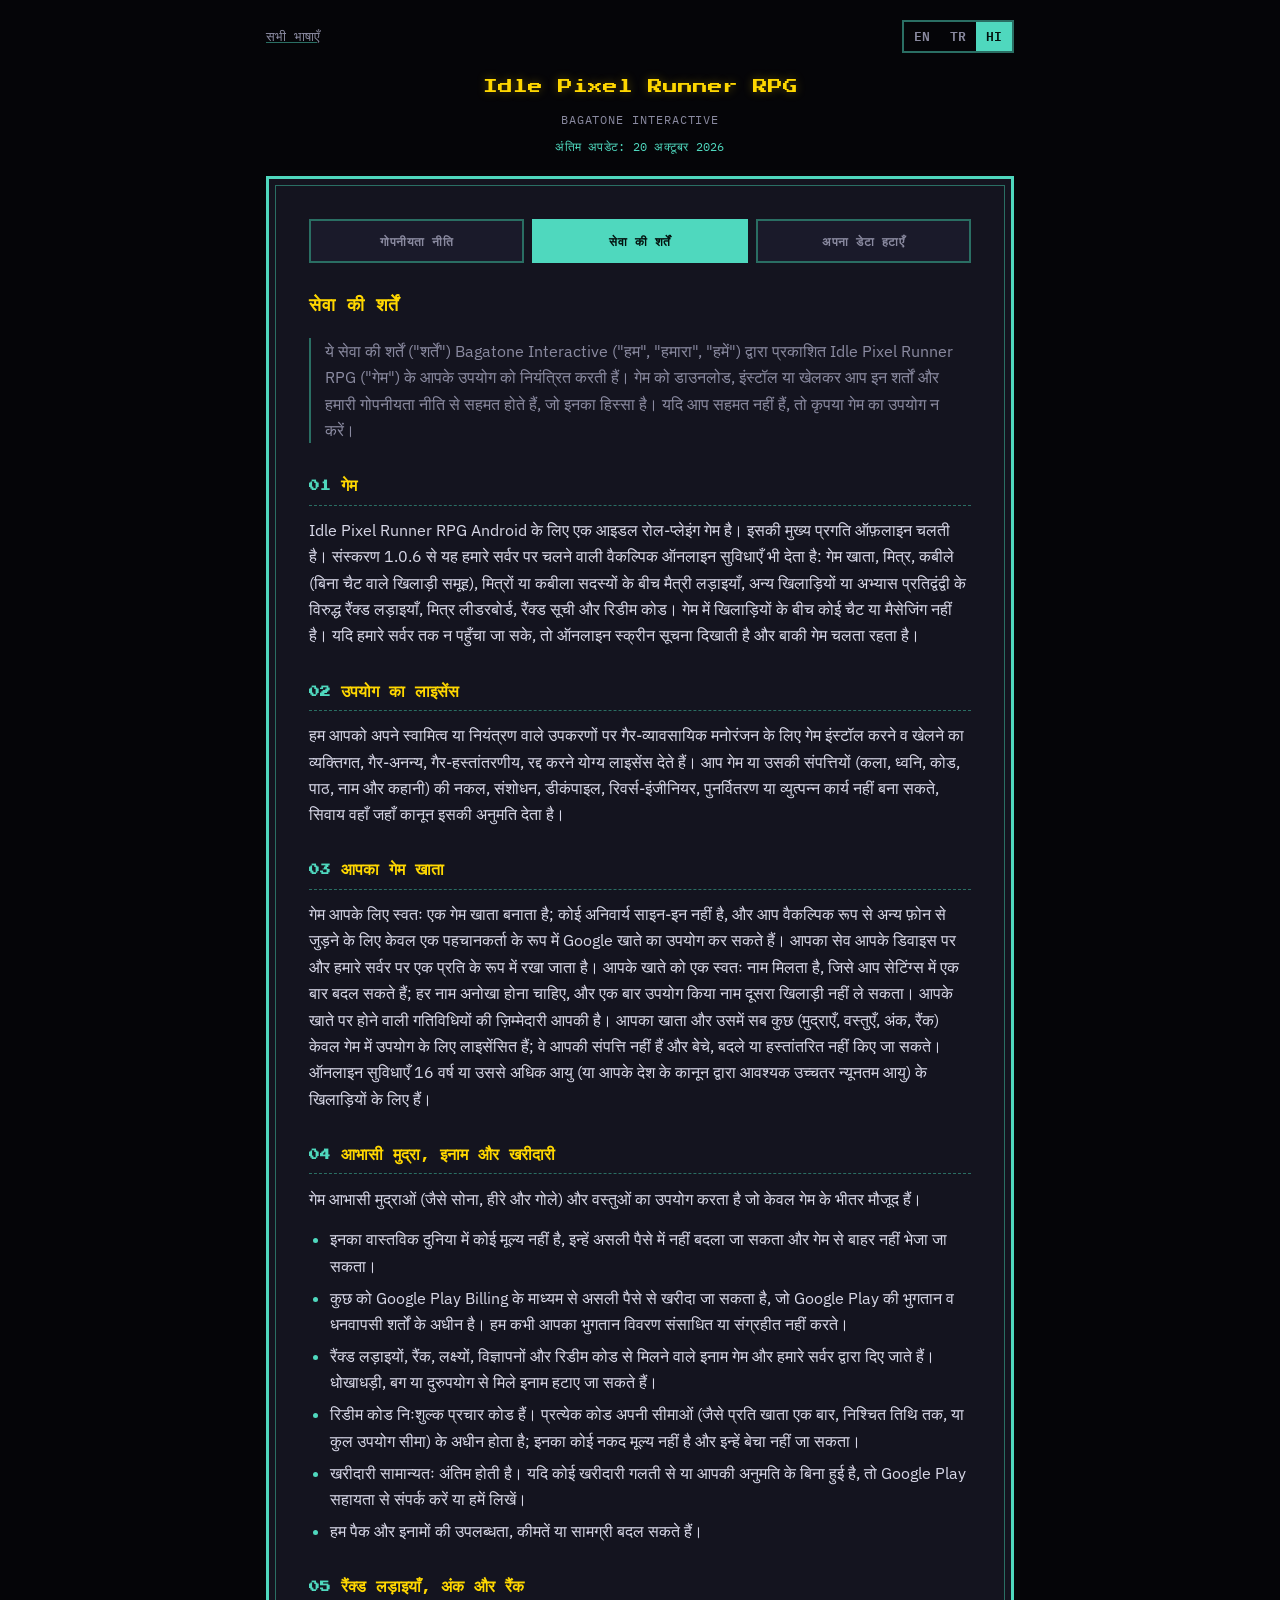
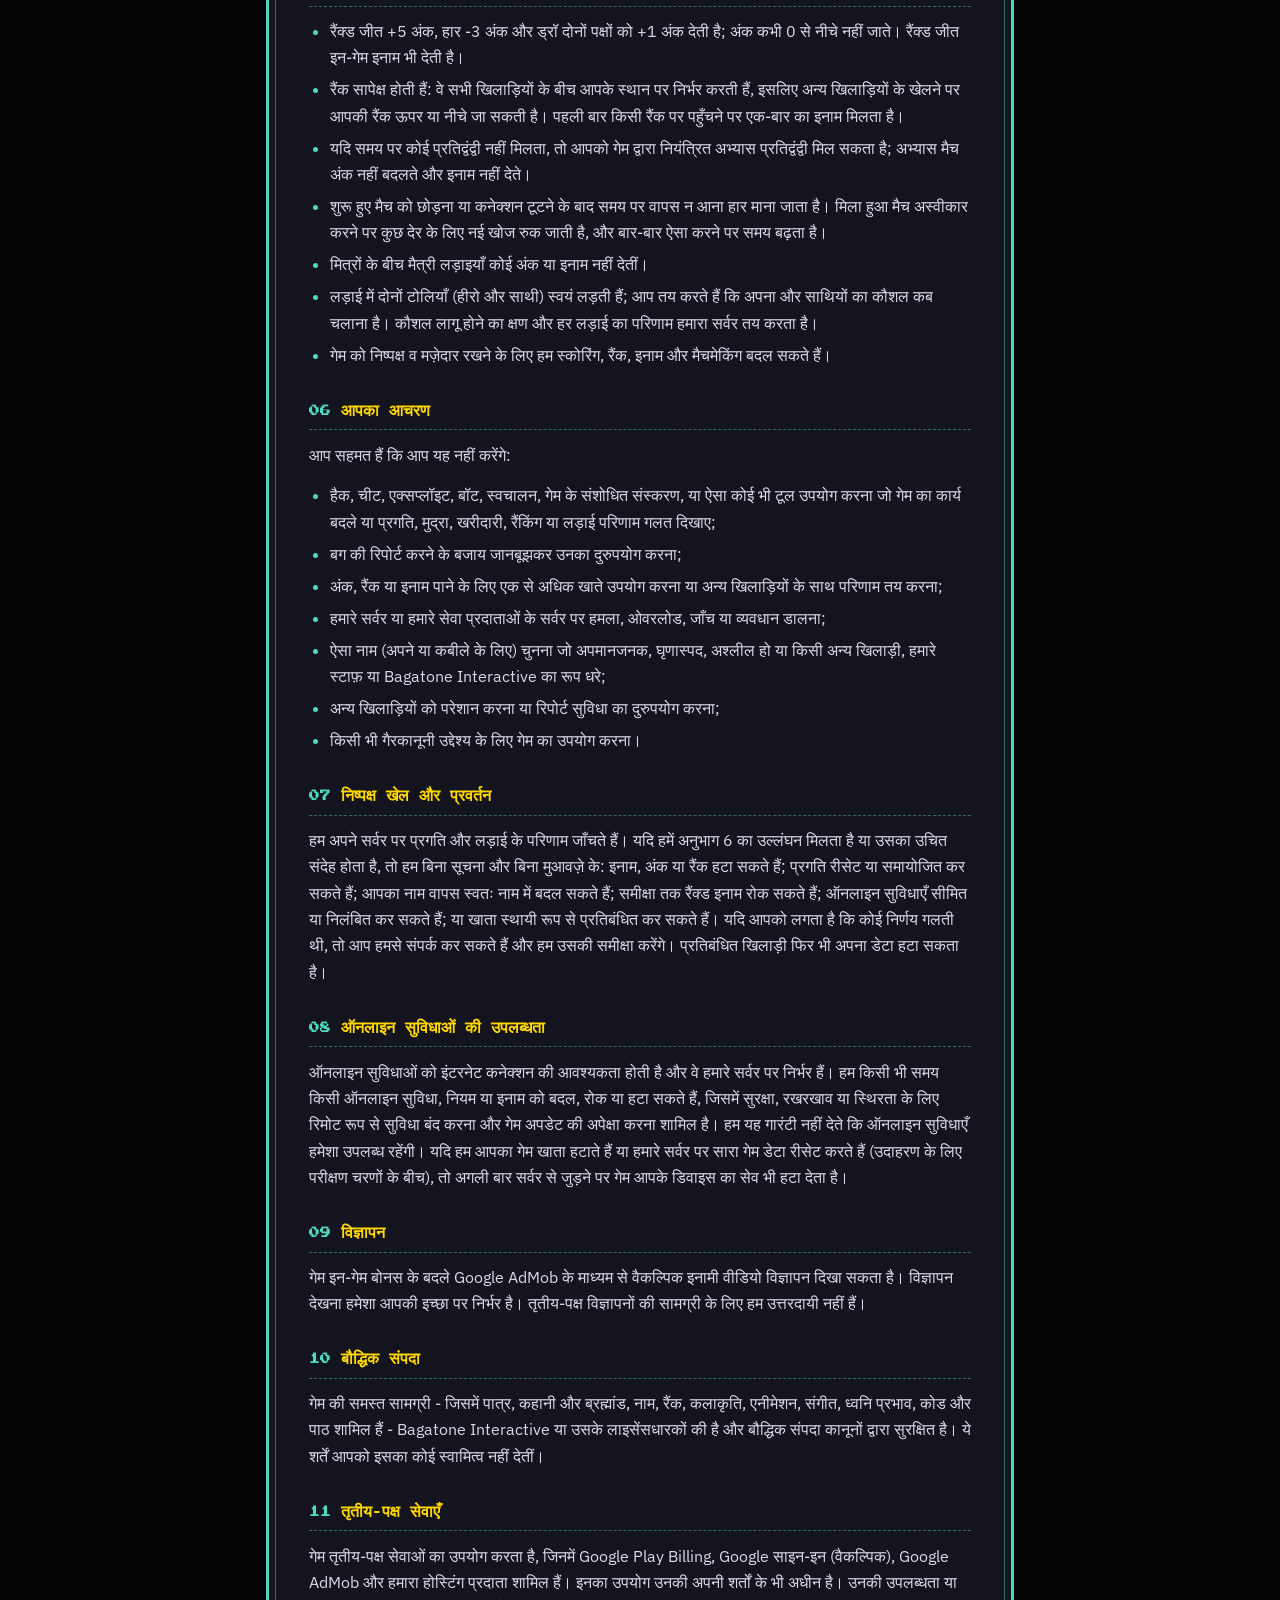
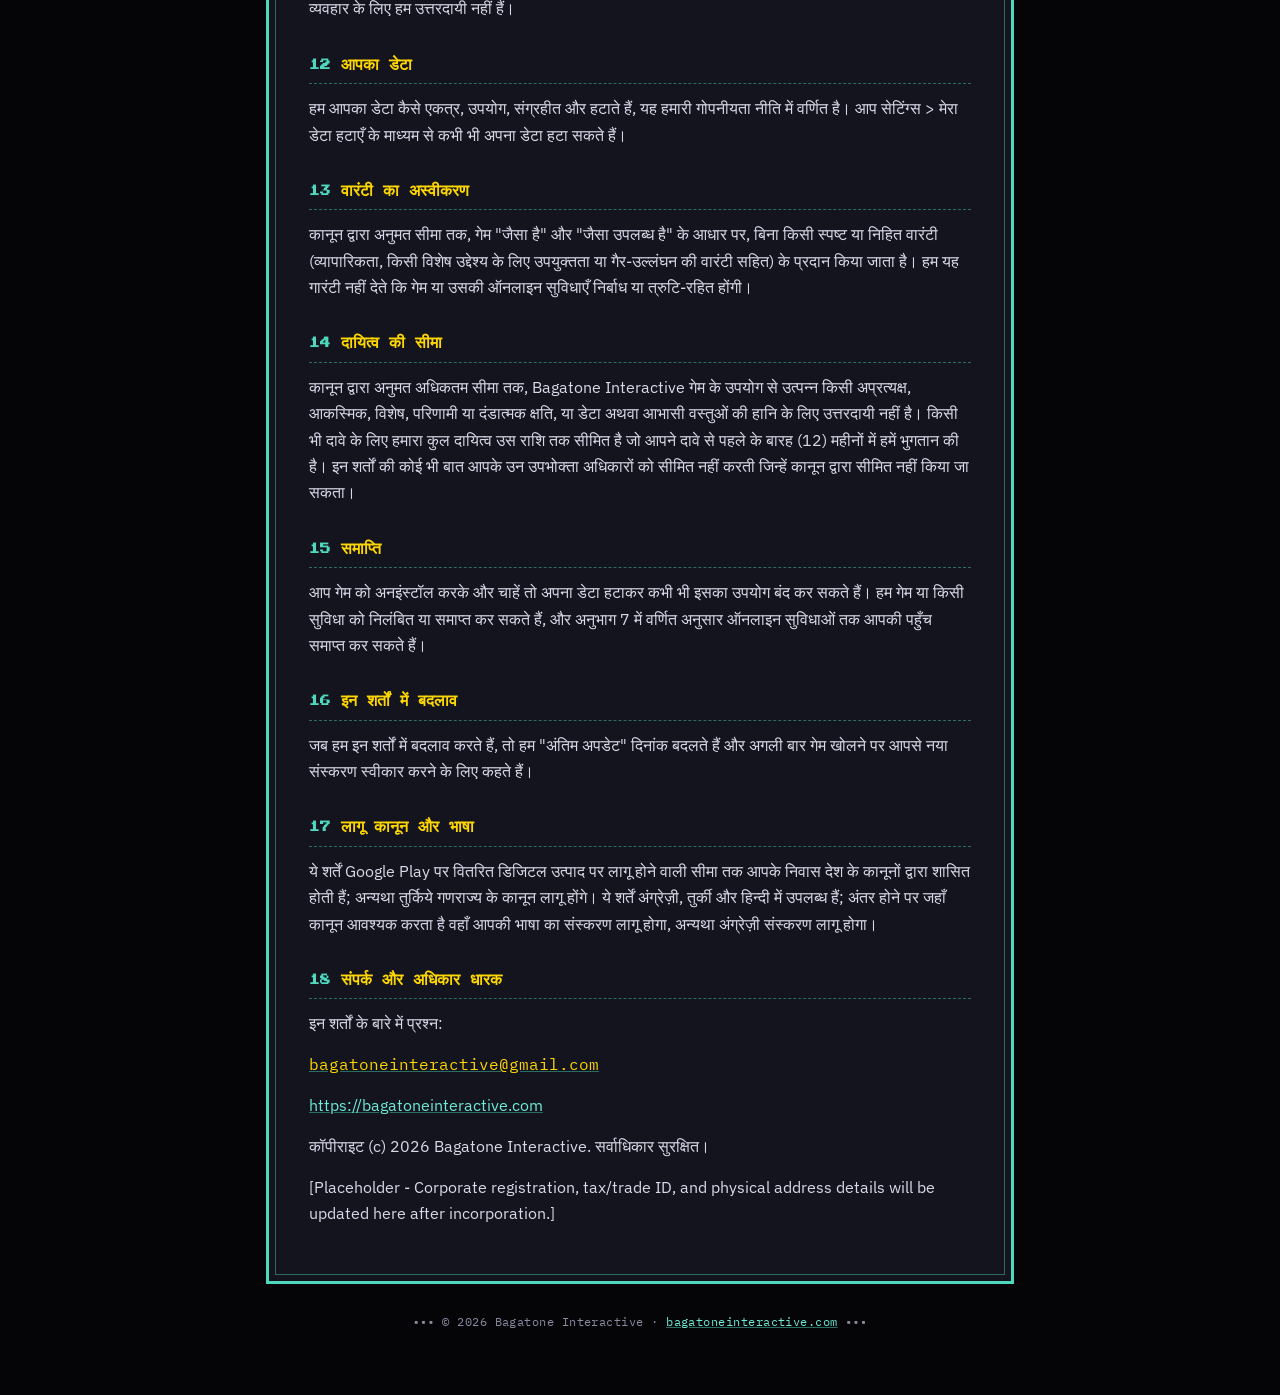
<file: terms_hi.html>
<!doctype html>
<html lang="hi">
<head>
<meta charset="utf-8">
<meta name="viewport" content="width=device-width, initial-scale=1">
<title>सेवा की शर्तें - Idle Pixel Runner RPG</title>
<meta name="description" content="सेवा की शर्तें - Idle Pixel Runner RPG, Bagatone Interactive">
<link rel="preconnect" href="https://fonts.googleapis.com">
<link rel="preconnect" href="https://fonts.gstatic.com" crossorigin>
<link href="https://fonts.googleapis.com/css2?family=Press+Start+2P&family=IBM+Plex+Sans:wght@400;600;700&family=IBM+Plex+Mono:wght@500;600&display=swap" rel="stylesheet">
<link rel="stylesheet" href="style.css">
<link rel="alternate" hreflang="en" href="terms_en.html">
<link rel="alternate" hreflang="tr" href="terms_tr.html">
<link rel="alternate" hreflang="hi" href="terms_hi.html">
</head>
<body>
<div class="wrap">
<nav class="top" aria-label="Language">
  <a class="back" href="index.html">सभी भाषाएँ</a>
  <span class="langs"><a href="terms_en.html" hreflang="en" lang="en" title="English">EN</a><a href="terms_tr.html" hreflang="tr" lang="tr" title="Türkçe">TR</a><span class="on" aria-current="true">HI</span></span>
</nav>
<header class="crest">
  <a class="home" href="index.html">Idle Pixel Runner RPG</a>
  <div class="studio">Bagatone Interactive</div>
  <div class="updated">अंतिम अपडेट: 20 अक्टूबर 2026</div>
</header>
<main class="ledger">
  <nav class="tabs" aria-label="दस्तावेज़">
    <a class="tab" href="privacy_hi.html">गोपनीयता नीति</a>
    <span class="tab on" aria-current="page">सेवा की शर्तें</span>
    <a class="tab" href="delete_data_hi.html">अपना डेटा हटाएँ</a>
  </nav>
  <article>
<h1>सेवा की शर्तें</h1>
<p class="lede">ये सेवा की शर्तें (&quot;शर्तें&quot;) Bagatone Interactive (&quot;हम&quot;, &quot;हमारा&quot;, &quot;हमें&quot;) द्वारा प्रकाशित Idle Pixel Runner RPG (&quot;गेम&quot;) के आपके उपयोग को नियंत्रित करती हैं। गेम को डाउनलोड, इंस्टॉल या खेलकर आप इन शर्तों और हमारी गोपनीयता नीति से सहमत होते हैं, जो इनका हिस्सा है। यदि आप सहमत नहीं हैं, तो कृपया गेम का उपयोग न करें।</p>
<section id="s1"><h2><span class="n">01</span> गेम</h2>
<p>Idle Pixel Runner RPG Android के लिए एक आइडल रोल-प्लेइंग गेम है। इसकी मुख्य प्रगति ऑफ़लाइन चलती है। संस्करण 1.0.6 से यह हमारे सर्वर पर चलने वाली वैकल्पिक ऑनलाइन सुविधाएँ भी देता है: गेम खाता, मित्र, कबीले (बिना चैट वाले खिलाड़ी समूह), मित्रों या कबीला सदस्यों के बीच मैत्री लड़ाइयाँ, अन्य खिलाड़ियों या अभ्यास प्रतिद्वंद्वी के विरुद्ध रैंक्ड लड़ाइयाँ, मित्र लीडरबोर्ड, रैंक्ड सूची और रिडीम कोड। गेम में खिलाड़ियों के बीच कोई चैट या मैसेजिंग नहीं है। यदि हमारे सर्वर तक न पहुँचा जा सके, तो ऑनलाइन स्क्रीन सूचना दिखाती है और बाकी गेम चलता रहता है।</p>
</section>
<section id="s2"><h2><span class="n">02</span> उपयोग का लाइसेंस</h2>
<p>हम आपको अपने स्वामित्व या नियंत्रण वाले उपकरणों पर गैर-व्यावसायिक मनोरंजन के लिए गेम इंस्टॉल करने व खेलने का व्यक्तिगत, गैर-अनन्य, गैर-हस्तांतरणीय, रद्द करने योग्य लाइसेंस देते हैं। आप गेम या उसकी संपत्तियों (कला, ध्वनि, कोड, पाठ, नाम और कहानी) की नकल, संशोधन, डीकंपाइल, रिवर्स-इंजीनियर, पुनर्वितरण या व्युत्पन्न कार्य नहीं बना सकते, सिवाय वहाँ जहाँ कानून इसकी अनुमति देता है।</p>
</section>
<section id="s3"><h2><span class="n">03</span> आपका गेम खाता</h2>
<p>गेम आपके लिए स्वतः एक गेम खाता बनाता है; कोई अनिवार्य साइन-इन नहीं है, और आप वैकल्पिक रूप से अन्य फ़ोन से जुड़ने के लिए केवल एक पहचानकर्ता के रूप में Google खाते का उपयोग कर सकते हैं। आपका सेव आपके डिवाइस पर और हमारे सर्वर पर एक प्रति के रूप में रखा जाता है। आपके खाते को एक स्वतः नाम मिलता है, जिसे आप सेटिंग्स में एक बार बदल सकते हैं; हर नाम अनोखा होना चाहिए, और एक बार उपयोग किया नाम दूसरा खिलाड़ी नहीं ले सकता। आपके खाते पर होने वाली गतिविधियों की ज़िम्मेदारी आपकी है। आपका खाता और उसमें सब कुछ (मुद्राएँ, वस्तुएँ, अंक, रैंक) केवल गेम में उपयोग के लिए लाइसेंसित हैं; वे आपकी संपत्ति नहीं हैं और बेचे, बदले या हस्तांतरित नहीं किए जा सकते। ऑनलाइन सुविधाएँ 16 वर्ष या उससे अधिक आयु (या आपके देश के कानून द्वारा आवश्यक उच्चतर न्यूनतम आयु) के खिलाड़ियों के लिए हैं।</p>
</section>
<section id="s4"><h2><span class="n">04</span> आभासी मुद्रा, इनाम और खरीदारी</h2>
<p>गेम आभासी मुद्राओं (जैसे सोना, हीरे और गोले) और वस्तुओं का उपयोग करता है जो केवल गेम के भीतर मौजूद हैं।</p>
<ul>
<li>इनका वास्तविक दुनिया में कोई मूल्य नहीं है, इन्हें असली पैसे में नहीं बदला जा सकता और गेम से बाहर नहीं भेजा जा सकता।</li>
<li>कुछ को Google Play Billing के माध्यम से असली पैसे से खरीदा जा सकता है, जो Google Play की भुगतान व धनवापसी शर्तों के अधीन है। हम कभी आपका भुगतान विवरण संसाधित या संग्रहीत नहीं करते।</li>
<li>रैंक्ड लड़ाइयों, रैंक, लक्ष्यों, विज्ञापनों और रिडीम कोड से मिलने वाले इनाम गेम और हमारे सर्वर द्वारा दिए जाते हैं। धोखाधड़ी, बग या दुरुपयोग से मिले इनाम हटाए जा सकते हैं।</li>
<li>रिडीम कोड निःशुल्क प्रचार कोड हैं। प्रत्येक कोड अपनी सीमाओं (जैसे प्रति खाता एक बार, निश्चित तिथि तक, या कुल उपयोग सीमा) के अधीन होता है; इनका कोई नकद मूल्य नहीं है और इन्हें बेचा नहीं जा सकता।</li>
<li>खरीदारी सामान्यतः अंतिम होती है। यदि कोई खरीदारी गलती से या आपकी अनुमति के बिना हुई है, तो Google Play सहायता से संपर्क करें या हमें लिखें।</li>
<li>हम पैक और इनामों की उपलब्धता, कीमतें या सामग्री बदल सकते हैं।</li>
</ul>
</section>
<section id="s5"><h2><span class="n">05</span> रैंक्ड लड़ाइयाँ, अंक और रैंक</h2>
<ul>
<li>रैंक्ड जीत +5 अंक, हार -3 अंक और ड्रॉ दोनों पक्षों को +1 अंक देती है; अंक कभी 0 से नीचे नहीं जाते। रैंक्ड जीत इन-गेम इनाम भी देती है।</li>
<li>रैंक सापेक्ष होती हैं: वे सभी खिलाड़ियों के बीच आपके स्थान पर निर्भर करती हैं, इसलिए अन्य खिलाड़ियों के खेलने पर आपकी रैंक ऊपर या नीचे जा सकती है। पहली बार किसी रैंक पर पहुँचने पर एक-बार का इनाम मिलता है।</li>
<li>यदि समय पर कोई प्रतिद्वंद्वी नहीं मिलता, तो आपको गेम द्वारा नियंत्रित अभ्यास प्रतिद्वंद्वी मिल सकता है; अभ्यास मैच अंक नहीं बदलते और इनाम नहीं देते।</li>
<li>शुरू हुए मैच को छोड़ना या कनेक्शन टूटने के बाद समय पर वापस न आना हार माना जाता है। मिला हुआ मैच अस्वीकार करने पर कुछ देर के लिए नई खोज रुक जाती है, और बार-बार ऐसा करने पर समय बढ़ता है।</li>
<li>मित्रों के बीच मैत्री लड़ाइयाँ कोई अंक या इनाम नहीं देतीं।</li>
<li>लड़ाई में दोनों टोलियाँ (हीरो और साथी) स्वयं लड़ती हैं; आप तय करते हैं कि अपना और साथियों का कौशल कब चलाना है। कौशल लागू होने का क्षण और हर लड़ाई का परिणाम हमारा सर्वर तय करता है।</li>
<li>गेम को निष्पक्ष व मज़ेदार रखने के लिए हम स्कोरिंग, रैंक, इनाम और मैचमेकिंग बदल सकते हैं।</li>
</ul>
</section>
<section id="s6"><h2><span class="n">06</span> आपका आचरण</h2>
<p>आप सहमत हैं कि आप यह नहीं करेंगे:</p>
<ul>
<li>हैक, चीट, एक्सप्लॉइट, बॉट, स्वचालन, गेम के संशोधित संस्करण, या ऐसा कोई भी टूल उपयोग करना जो गेम का कार्य बदले या प्रगति, मुद्रा, खरीदारी, रैंकिंग या लड़ाई परिणाम गलत दिखाए;</li>
<li>बग की रिपोर्ट करने के बजाय जानबूझकर उनका दुरुपयोग करना;</li>
<li>अंक, रैंक या इनाम पाने के लिए एक से अधिक खाते उपयोग करना या अन्य खिलाड़ियों के साथ परिणाम तय करना;</li>
<li>हमारे सर्वर या हमारे सेवा प्रदाताओं के सर्वर पर हमला, ओवरलोड, जाँच या व्यवधान डालना;</li>
<li>ऐसा नाम (अपने या कबीले के लिए) चुनना जो अपमानजनक, घृणास्पद, अश्लील हो या किसी अन्य खिलाड़ी, हमारे स्टाफ़ या Bagatone Interactive का रूप धरे;</li>
<li>अन्य खिलाड़ियों को परेशान करना या रिपोर्ट सुविधा का दुरुपयोग करना;</li>
<li>किसी भी गैरकानूनी उद्देश्य के लिए गेम का उपयोग करना।</li>
</ul>
</section>
<section id="s7"><h2><span class="n">07</span> निष्पक्ष खेल और प्रवर्तन</h2>
<p>हम अपने सर्वर पर प्रगति और लड़ाई के परिणाम जाँचते हैं। यदि हमें अनुभाग 6 का उल्लंघन मिलता है या उसका उचित संदेह होता है, तो हम बिना सूचना और बिना मुआवज़े के: इनाम, अंक या रैंक हटा सकते हैं; प्रगति रीसेट या समायोजित कर सकते हैं; आपका नाम वापस स्वतः नाम में बदल सकते हैं; समीक्षा तक रैंक्ड इनाम रोक सकते हैं; ऑनलाइन सुविधाएँ सीमित या निलंबित कर सकते हैं; या खाता स्थायी रूप से प्रतिबंधित कर सकते हैं। यदि आपको लगता है कि कोई निर्णय गलती थी, तो आप हमसे संपर्क कर सकते हैं और हम उसकी समीक्षा करेंगे। प्रतिबंधित खिलाड़ी फिर भी अपना डेटा हटा सकता है।</p>
</section>
<section id="s8"><h2><span class="n">08</span> ऑनलाइन सुविधाओं की उपलब्धता</h2>
<p>ऑनलाइन सुविधाओं को इंटरनेट कनेक्शन की आवश्यकता होती है और वे हमारे सर्वर पर निर्भर हैं। हम किसी भी समय किसी ऑनलाइन सुविधा, नियम या इनाम को बदल, रोक या हटा सकते हैं, जिसमें सुरक्षा, रखरखाव या स्थिरता के लिए रिमोट रूप से सुविधा बंद करना और गेम अपडेट की अपेक्षा करना शामिल है। हम यह गारंटी नहीं देते कि ऑनलाइन सुविधाएँ हमेशा उपलब्ध रहेंगी। यदि हम आपका गेम खाता हटाते हैं या हमारे सर्वर पर सारा गेम डेटा रीसेट करते हैं (उदाहरण के लिए परीक्षण चरणों के बीच), तो अगली बार सर्वर से जुड़ने पर गेम आपके डिवाइस का सेव भी हटा देता है।</p>
</section>
<section id="s9"><h2><span class="n">09</span> विज्ञापन</h2>
<p>गेम इन-गेम बोनस के बदले Google AdMob के माध्यम से वैकल्पिक इनामी वीडियो विज्ञापन दिखा सकता है। विज्ञापन देखना हमेशा आपकी इच्छा पर निर्भर है। तृतीय-पक्ष विज्ञापनों की सामग्री के लिए हम उत्तरदायी नहीं हैं।</p>
</section>
<section id="s10"><h2><span class="n">10</span> बौद्धिक संपदा</h2>
<p>गेम की समस्त सामग्री - जिसमें पात्र, कहानी और ब्रह्मांड, नाम, रैंक, कलाकृति, एनीमेशन, संगीत, ध्वनि प्रभाव, कोड और पाठ शामिल हैं - Bagatone Interactive या उसके लाइसेंसधारकों की है और बौद्धिक संपदा कानूनों द्वारा सुरक्षित है। ये शर्तें आपको इसका कोई स्वामित्व नहीं देतीं।</p>
</section>
<section id="s11"><h2><span class="n">11</span> तृतीय-पक्ष सेवाएँ</h2>
<p>गेम तृतीय-पक्ष सेवाओं का उपयोग करता है, जिनमें Google Play Billing, Google साइन-इन (वैकल्पिक), Google AdMob और हमारा होस्टिंग प्रदाता शामिल हैं। इनका उपयोग उनकी अपनी शर्तों के भी अधीन है। उनकी उपलब्धता या व्यवहार के लिए हम उत्तरदायी नहीं हैं।</p>
</section>
<section id="s12"><h2><span class="n">12</span> आपका डेटा</h2>
<p>हम आपका डेटा कैसे एकत्र, उपयोग, संग्रहीत और हटाते हैं, यह हमारी गोपनीयता नीति में वर्णित है। आप सेटिंग्स &gt; मेरा डेटा हटाएँ के माध्यम से कभी भी अपना डेटा हटा सकते हैं।</p>
</section>
<section id="s13"><h2><span class="n">13</span> वारंटी का अस्वीकरण</h2>
<p>कानून द्वारा अनुमत सीमा तक, गेम &quot;जैसा है&quot; और &quot;जैसा उपलब्ध है&quot; के आधार पर, बिना किसी स्पष्ट या निहित वारंटी (व्यापारिकता, किसी विशेष उद्देश्य के लिए उपयुक्तता या गैर-उल्लंघन की वारंटी सहित) के प्रदान किया जाता है। हम यह गारंटी नहीं देते कि गेम या उसकी ऑनलाइन सुविधाएँ निर्बाध या त्रुटि-रहित होंगी।</p>
</section>
<section id="s14"><h2><span class="n">14</span> दायित्व की सीमा</h2>
<p>कानून द्वारा अनुमत अधिकतम सीमा तक, Bagatone Interactive गेम के उपयोग से उत्पन्न किसी अप्रत्यक्ष, आकस्मिक, विशेष, परिणामी या दंडात्मक क्षति, या डेटा अथवा आभासी वस्तुओं की हानि के लिए उत्तरदायी नहीं है। किसी भी दावे के लिए हमारा कुल दायित्व उस राशि तक सीमित है जो आपने दावे से पहले के बारह (12) महीनों में हमें भुगतान की है। इन शर्तों की कोई भी बात आपके उन उपभोक्ता अधिकारों को सीमित नहीं करती जिन्हें कानून द्वारा सीमित नहीं किया जा सकता।</p>
</section>
<section id="s15"><h2><span class="n">15</span> समाप्ति</h2>
<p>आप गेम को अनइंस्टॉल करके और चाहें तो अपना डेटा हटाकर कभी भी इसका उपयोग बंद कर सकते हैं। हम गेम या किसी सुविधा को निलंबित या समाप्त कर सकते हैं, और अनुभाग 7 में वर्णित अनुसार ऑनलाइन सुविधाओं तक आपकी पहुँच समाप्त कर सकते हैं।</p>
</section>
<section id="s16"><h2><span class="n">16</span> इन शर्तों में बदलाव</h2>
<p>जब हम इन शर्तों में बदलाव करते हैं, तो हम &quot;अंतिम अपडेट&quot; दिनांक बदलते हैं और अगली बार गेम खोलने पर आपसे नया संस्करण स्वीकार करने के लिए कहते हैं।</p>
</section>
<section id="s17"><h2><span class="n">17</span> लागू कानून और भाषा</h2>
<p>ये शर्तें Google Play पर वितरित डिजिटल उत्पाद पर लागू होने वाली सीमा तक आपके निवास देश के कानूनों द्वारा शासित होती हैं; अन्यथा तुर्किये गणराज्य के कानून लागू होंगे। ये शर्तें अंग्रेज़ी, तुर्की और हिन्दी में उपलब्ध हैं; अंतर होने पर जहाँ कानून आवश्यक करता है वहाँ आपकी भाषा का संस्करण लागू होगा, अन्यथा अंग्रेज़ी संस्करण लागू होगा।</p>
</section>
<section id="s18"><h2><span class="n">18</span> संपर्क और अधिकार धारक</h2>
<p>इन शर्तों के बारे में प्रश्न:</p>
<p><a class="mail" href="mailto:bagatoneinteractive@gmail.com">bagatoneinteractive@gmail.com</a></p>
<p><a href="https://bagatoneinteractive.com" rel="noopener">https://bagatoneinteractive.com</a></p>
<p>कॉपीराइट (c) 2026 Bagatone Interactive. सर्वाधिकार सुरक्षित।</p>
<p>[Placeholder - Corporate registration, tax/trade ID, and physical address details will be updated here after incorporation.]</p>
</section>
  </article>
</main>
<footer class="page">&#9642;&#9642;&#9642; &copy; 2026 Bagatone Interactive &middot; <a href="https://bagatoneinteractive.com" rel="noopener">bagatoneinteractive.com</a> &#9642;&#9642;&#9642;</footer>
</div>
</body>
</html>
</file>
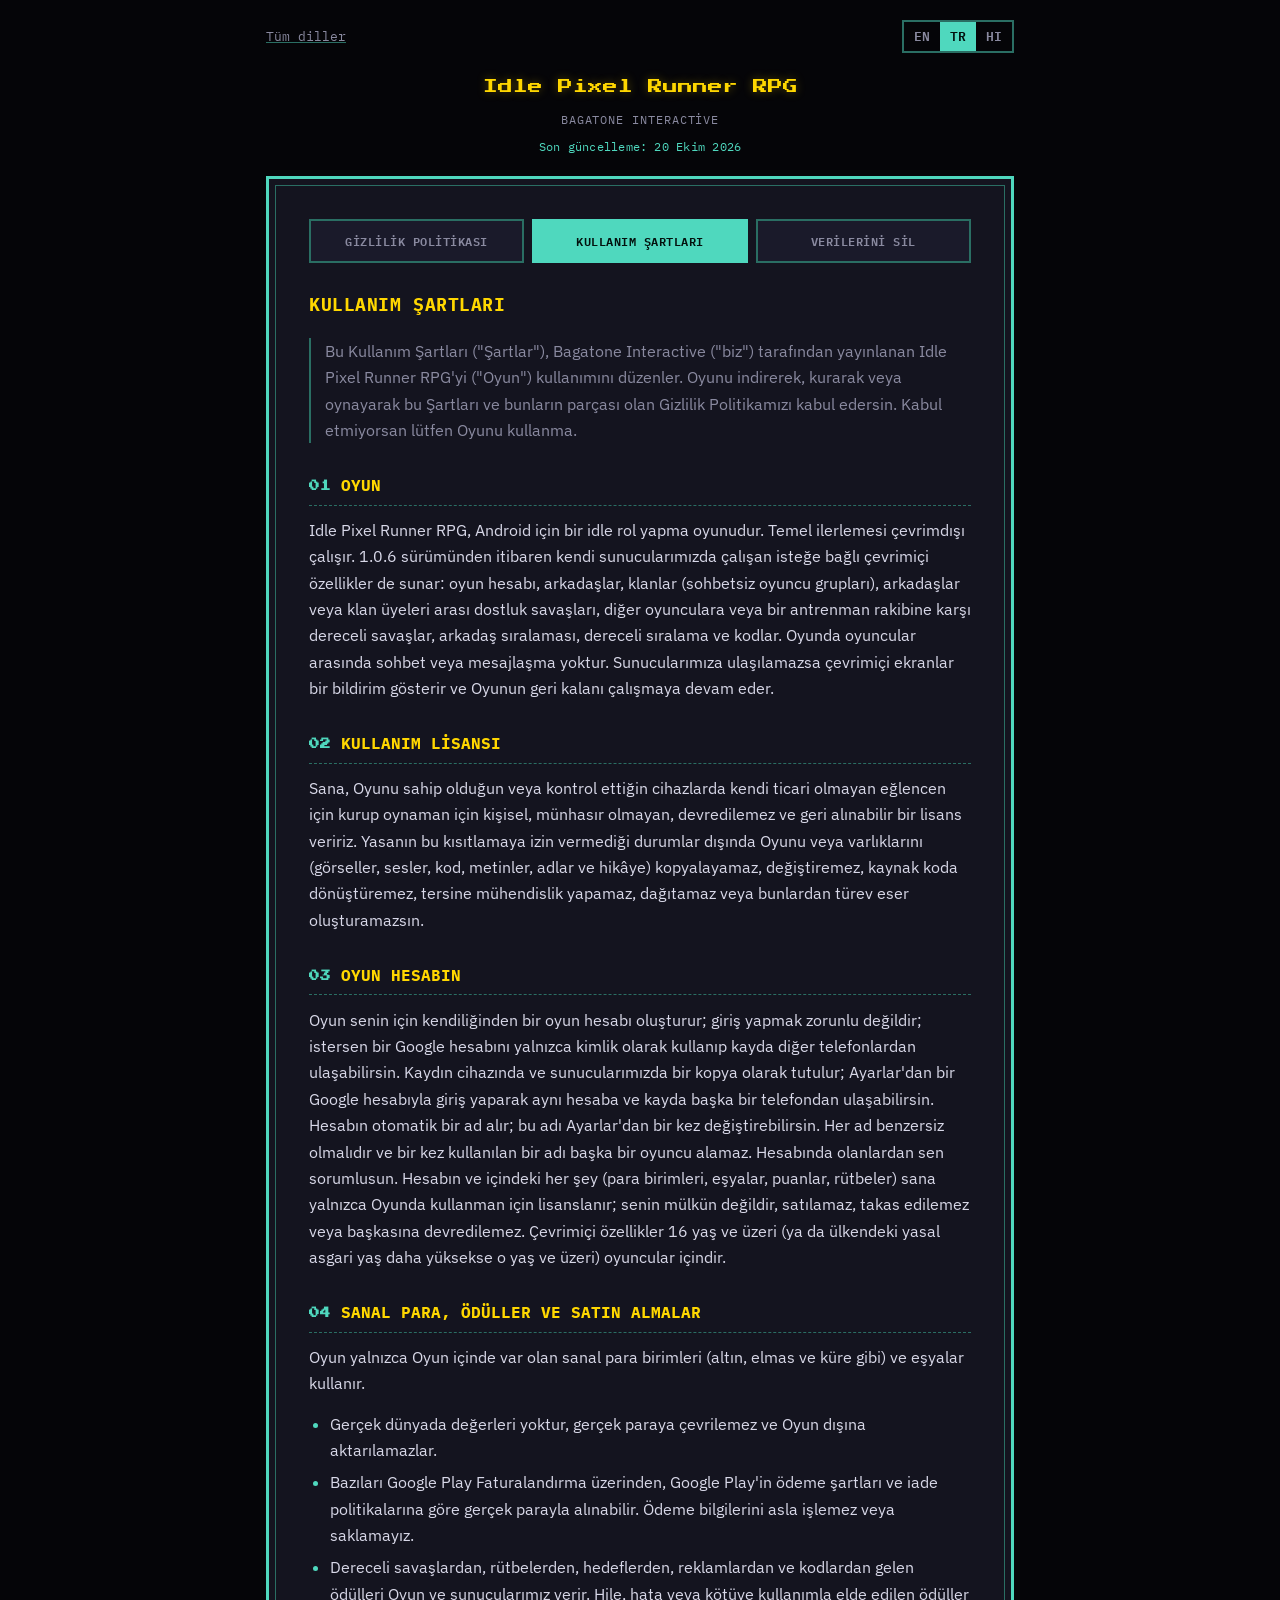
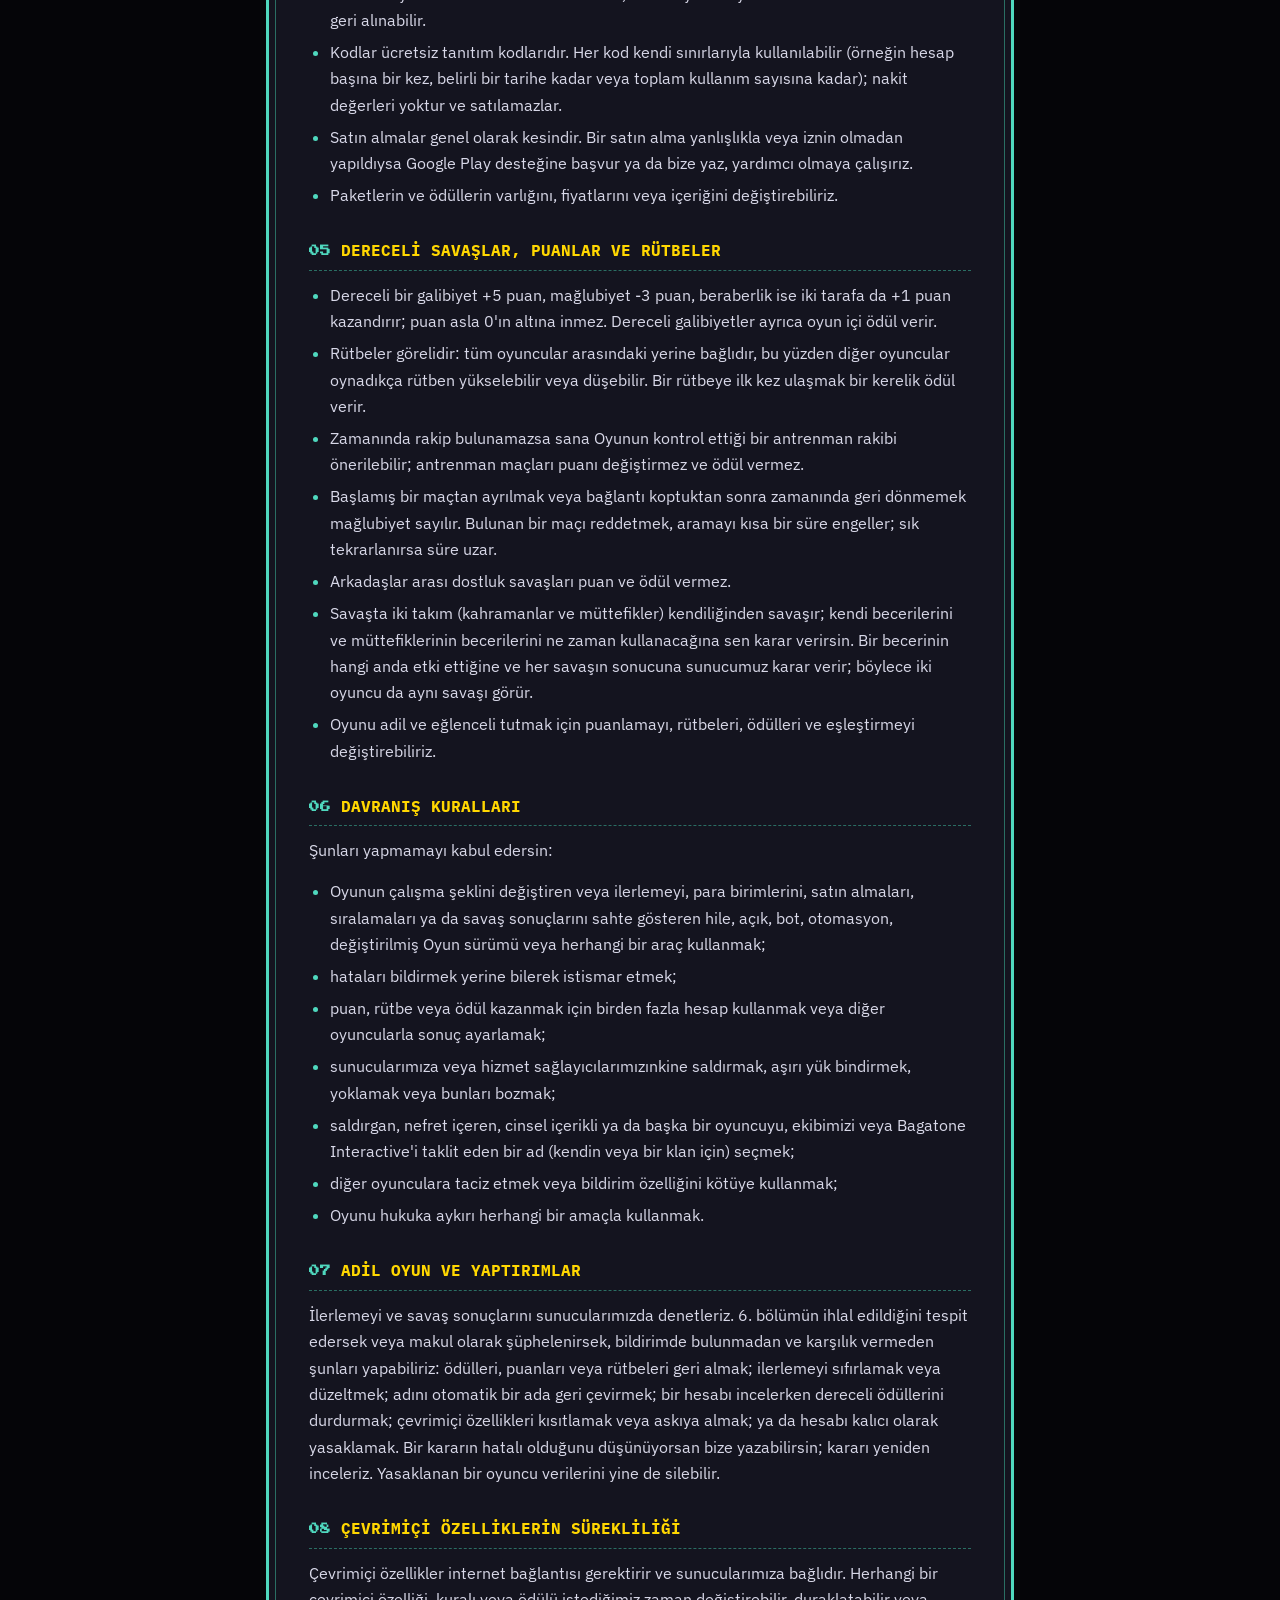
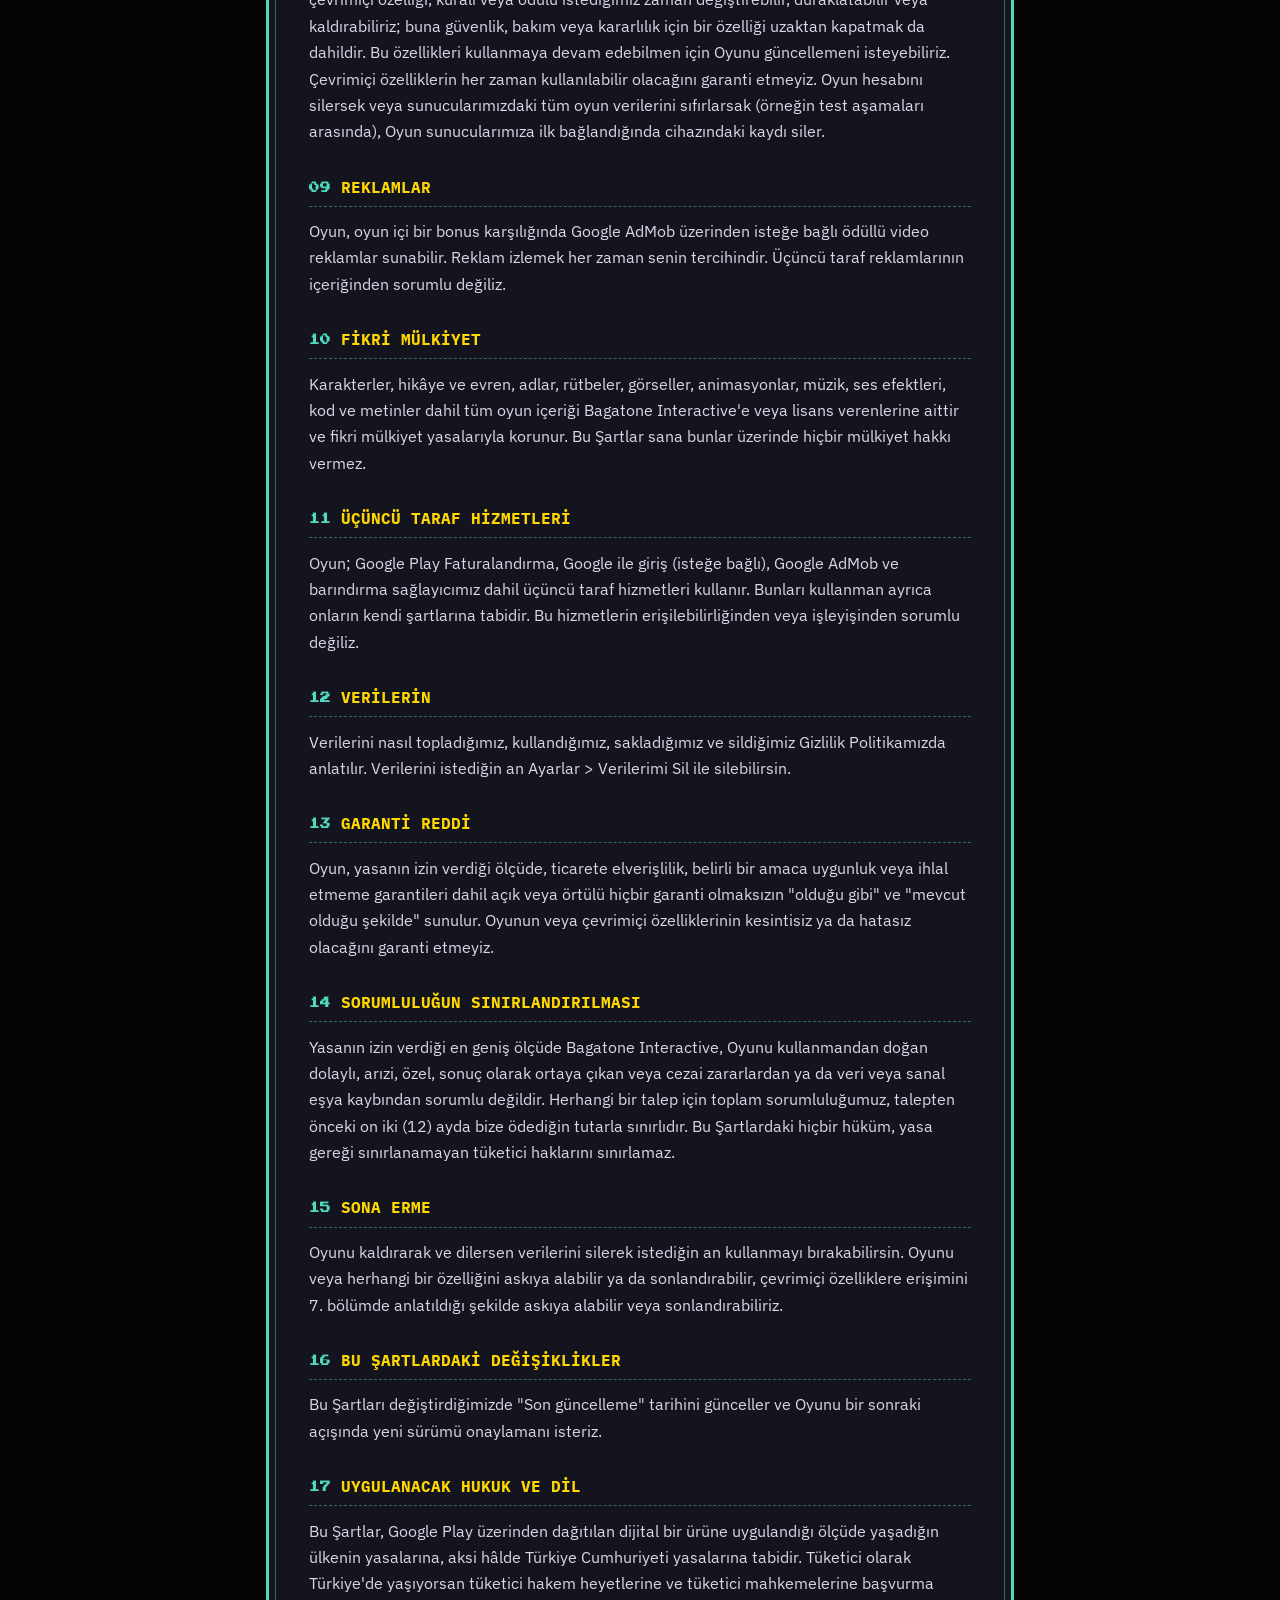
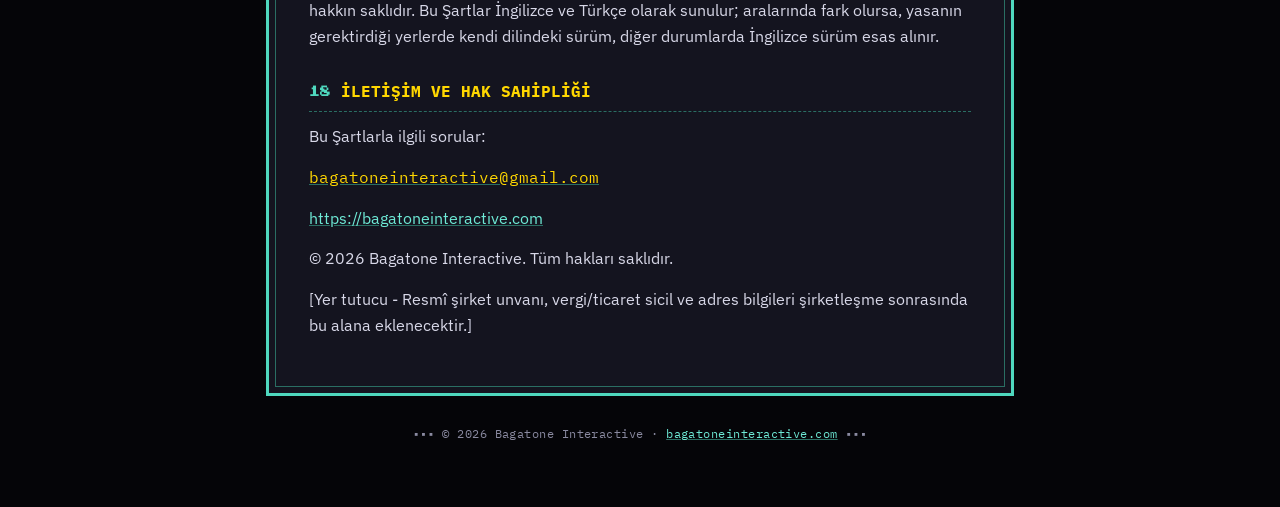
<file: terms_tr.html>
<!doctype html>
<html lang="tr">
<head>
<meta charset="utf-8">
<meta name="viewport" content="width=device-width, initial-scale=1">
<title>Kullanım Şartları - Idle Pixel Runner RPG</title>
<meta name="description" content="Kullanım Şartları - Idle Pixel Runner RPG, Bagatone Interactive">
<link rel="preconnect" href="https://fonts.googleapis.com">
<link rel="preconnect" href="https://fonts.gstatic.com" crossorigin>
<link href="https://fonts.googleapis.com/css2?family=Press+Start+2P&family=IBM+Plex+Sans:wght@400;600;700&family=IBM+Plex+Mono:wght@500;600&display=swap" rel="stylesheet">
<link rel="stylesheet" href="style.css">
<link rel="alternate" hreflang="en" href="terms_en.html">
<link rel="alternate" hreflang="tr" href="terms_tr.html">
<link rel="alternate" hreflang="hi" href="terms_hi.html">
</head>
<body>
<div class="wrap">
<nav class="top" aria-label="Language">
  <a class="back" href="index.html">Tüm diller</a>
  <span class="langs"><a href="terms_en.html" hreflang="en" lang="en" title="English">EN</a><span class="on" aria-current="true">TR</span><a href="terms_hi.html" hreflang="hi" lang="hi" title="हिन्दी">HI</a></span>
</nav>
<header class="crest">
  <a class="home" href="index.html">Idle Pixel Runner RPG</a>
  <div class="studio">Bagatone Interactive</div>
  <div class="updated">Son güncelleme: 20 Ekim 2026</div>
</header>
<main class="ledger">
  <nav class="tabs" aria-label="Belgeler">
    <a class="tab" href="privacy_tr.html">Gizlilik Politikası</a>
    <span class="tab on" aria-current="page">Kullanım Şartları</span>
    <a class="tab" href="delete_data_tr.html">Verilerini Sil</a>
  </nav>
  <article>
<h1>KULLANIM ŞARTLARI</h1>
<p class="lede">Bu Kullanım Şartları (&quot;Şartlar&quot;), Bagatone Interactive (&quot;biz&quot;) tarafından yayınlanan Idle Pixel Runner RPG'yi (&quot;Oyun&quot;) kullanımını düzenler. Oyunu indirerek, kurarak veya oynayarak bu Şartları ve bunların parçası olan Gizlilik Politikamızı kabul edersin. Kabul etmiyorsan lütfen Oyunu kullanma.</p>
<section id="s1"><h2><span class="n">01</span> OYUN</h2>
<p>Idle Pixel Runner RPG, Android için bir idle rol yapma oyunudur. Temel ilerlemesi çevrimdışı çalışır. 1.0.6 sürümünden itibaren kendi sunucularımızda çalışan isteğe bağlı çevrimiçi özellikler de sunar: oyun hesabı, arkadaşlar, klanlar (sohbetsiz oyuncu grupları), arkadaşlar veya klan üyeleri arası dostluk savaşları, diğer oyunculara veya bir antrenman rakibine karşı dereceli savaşlar, arkadaş sıralaması, dereceli sıralama ve kodlar. Oyunda oyuncular arasında sohbet veya mesajlaşma yoktur. Sunucularımıza ulaşılamazsa çevrimiçi ekranlar bir bildirim gösterir ve Oyunun geri kalanı çalışmaya devam eder.</p>
</section>
<section id="s2"><h2><span class="n">02</span> KULLANIM LİSANSI</h2>
<p>Sana, Oyunu sahip olduğun veya kontrol ettiğin cihazlarda kendi ticari olmayan eğlencen için kurup oynaman için kişisel, münhasır olmayan, devredilemez ve geri alınabilir bir lisans veririz. Yasanın bu kısıtlamaya izin vermediği durumlar dışında Oyunu veya varlıklarını (görseller, sesler, kod, metinler, adlar ve hikâye) kopyalayamaz, değiştiremez, kaynak koda dönüştüremez, tersine mühendislik yapamaz, dağıtamaz veya bunlardan türev eser oluşturamazsın.</p>
</section>
<section id="s3"><h2><span class="n">03</span> OYUN HESABIN</h2>
<p>Oyun senin için kendiliğinden bir oyun hesabı oluşturur; giriş yapmak zorunlu değildir; istersen bir Google hesabını yalnızca kimlik olarak kullanıp kayda diğer telefonlardan ulaşabilirsin. Kaydın cihazında ve sunucularımızda bir kopya olarak tutulur; Ayarlar'dan bir Google hesabıyla giriş yaparak aynı hesaba ve kayda başka bir telefondan ulaşabilirsin. Hesabın otomatik bir ad alır; bu adı Ayarlar'dan bir kez değiştirebilirsin. Her ad benzersiz olmalıdır ve bir kez kullanılan bir adı başka bir oyuncu alamaz. Hesabında olanlardan sen sorumlusun. Hesabın ve içindeki her şey (para birimleri, eşyalar, puanlar, rütbeler) sana yalnızca Oyunda kullanman için lisanslanır; senin mülkün değildir, satılamaz, takas edilemez veya başkasına devredilemez. Çevrimiçi özellikler 16 yaş ve üzeri (ya da ülkendeki yasal asgari yaş daha yüksekse o yaş ve üzeri) oyuncular içindir.</p>
</section>
<section id="s4"><h2><span class="n">04</span> SANAL PARA, ÖDÜLLER VE SATIN ALMALAR</h2>
<p>Oyun yalnızca Oyun içinde var olan sanal para birimleri (altın, elmas ve küre gibi) ve eşyalar kullanır.</p>
<ul>
<li>Gerçek dünyada değerleri yoktur, gerçek paraya çevrilemez ve Oyun dışına aktarılamazlar.</li>
<li>Bazıları Google Play Faturalandırma üzerinden, Google Play'in ödeme şartları ve iade politikalarına göre gerçek parayla alınabilir. Ödeme bilgilerini asla işlemez veya saklamayız.</li>
<li>Dereceli savaşlardan, rütbelerden, hedeflerden, reklamlardan ve kodlardan gelen ödülleri Oyun ve sunucularımız verir. Hile, hata veya kötüye kullanımla elde edilen ödüller geri alınabilir.</li>
<li>Kodlar ücretsiz tanıtım kodlarıdır. Her kod kendi sınırlarıyla kullanılabilir (örneğin hesap başına bir kez, belirli bir tarihe kadar veya toplam kullanım sayısına kadar); nakit değerleri yoktur ve satılamazlar.</li>
<li>Satın almalar genel olarak kesindir. Bir satın alma yanlışlıkla veya iznin olmadan yapıldıysa Google Play desteğine başvur ya da bize yaz, yardımcı olmaya çalışırız.</li>
<li>Paketlerin ve ödüllerin varlığını, fiyatlarını veya içeriğini değiştirebiliriz.</li>
</ul>
</section>
<section id="s5"><h2><span class="n">05</span> DERECELİ SAVAŞLAR, PUANLAR VE RÜTBELER</h2>
<ul>
<li>Dereceli bir galibiyet +5 puan, mağlubiyet -3 puan, beraberlik ise iki tarafa da +1 puan kazandırır; puan asla 0'ın altına inmez. Dereceli galibiyetler ayrıca oyun içi ödül verir.</li>
<li>Rütbeler görelidir: tüm oyuncular arasındaki yerine bağlıdır, bu yüzden diğer oyuncular oynadıkça rütben yükselebilir veya düşebilir. Bir rütbeye ilk kez ulaşmak bir kerelik ödül verir.</li>
<li>Zamanında rakip bulunamazsa sana Oyunun kontrol ettiği bir antrenman rakibi önerilebilir; antrenman maçları puanı değiştirmez ve ödül vermez.</li>
<li>Başlamış bir maçtan ayrılmak veya bağlantı koptuktan sonra zamanında geri dönmemek mağlubiyet sayılır. Bulunan bir maçı reddetmek, aramayı kısa bir süre engeller; sık tekrarlanırsa süre uzar.</li>
<li>Arkadaşlar arası dostluk savaşları puan ve ödül vermez.</li>
<li>Savaşta iki takım (kahramanlar ve müttefikler) kendiliğinden savaşır; kendi becerilerini ve müttefiklerinin becerilerini ne zaman kullanacağına sen karar verirsin. Bir becerinin hangi anda etki ettiğine ve her savaşın sonucuna sunucumuz karar verir; böylece iki oyuncu da aynı savaşı görür.</li>
<li>Oyunu adil ve eğlenceli tutmak için puanlamayı, rütbeleri, ödülleri ve eşleştirmeyi değiştirebiliriz.</li>
</ul>
</section>
<section id="s6"><h2><span class="n">06</span> DAVRANIŞ KURALLARI</h2>
<p>Şunları yapmamayı kabul edersin:</p>
<ul>
<li>Oyunun çalışma şeklini değiştiren veya ilerlemeyi, para birimlerini, satın almaları, sıralamaları ya da savaş sonuçlarını sahte gösteren hile, açık, bot, otomasyon, değiştirilmiş Oyun sürümü veya herhangi bir araç kullanmak;</li>
<li>hataları bildirmek yerine bilerek istismar etmek;</li>
<li>puan, rütbe veya ödül kazanmak için birden fazla hesap kullanmak veya diğer oyuncularla sonuç ayarlamak;</li>
<li>sunucularımıza veya hizmet sağlayıcılarımızınkine saldırmak, aşırı yük bindirmek, yoklamak veya bunları bozmak;</li>
<li>saldırgan, nefret içeren, cinsel içerikli ya da başka bir oyuncuyu, ekibimizi veya Bagatone Interactive'i taklit eden bir ad (kendin veya bir klan için) seçmek;</li>
<li>diğer oyunculara taciz etmek veya bildirim özelliğini kötüye kullanmak;</li>
<li>Oyunu hukuka aykırı herhangi bir amaçla kullanmak.</li>
</ul>
</section>
<section id="s7"><h2><span class="n">07</span> ADİL OYUN VE YAPTIRIMLAR</h2>
<p>İlerlemeyi ve savaş sonuçlarını sunucularımızda denetleriz. 6. bölümün ihlal edildiğini tespit edersek veya makul olarak şüphelenirsek, bildirimde bulunmadan ve karşılık vermeden şunları yapabiliriz: ödülleri, puanları veya rütbeleri geri almak; ilerlemeyi sıfırlamak veya düzeltmek; adını otomatik bir ada geri çevirmek; bir hesabı incelerken dereceli ödüllerini durdurmak; çevrimiçi özellikleri kısıtlamak veya askıya almak; ya da hesabı kalıcı olarak yasaklamak. Bir kararın hatalı olduğunu düşünüyorsan bize yazabilirsin; kararı yeniden inceleriz. Yasaklanan bir oyuncu verilerini yine de silebilir.</p>
</section>
<section id="s8"><h2><span class="n">08</span> ÇEVRİMİÇİ ÖZELLİKLERİN SÜREKLİLİĞİ</h2>
<p>Çevrimiçi özellikler internet bağlantısı gerektirir ve sunucularımıza bağlıdır. Herhangi bir çevrimiçi özelliği, kuralı veya ödülü istediğimiz zaman değiştirebilir, duraklatabilir veya kaldırabiliriz; buna güvenlik, bakım veya kararlılık için bir özelliği uzaktan kapatmak da dahildir. Bu özellikleri kullanmaya devam edebilmen için Oyunu güncellemeni isteyebiliriz. Çevrimiçi özelliklerin her zaman kullanılabilir olacağını garanti etmeyiz. Oyun hesabını silersek veya sunucularımızdaki tüm oyun verilerini sıfırlarsak (örneğin test aşamaları arasında), Oyun sunucularımıza ilk bağlandığında cihazındaki kaydı siler.</p>
</section>
<section id="s9"><h2><span class="n">09</span> REKLAMLAR</h2>
<p>Oyun, oyun içi bir bonus karşılığında Google AdMob üzerinden isteğe bağlı ödüllü video reklamlar sunabilir. Reklam izlemek her zaman senin tercihindir. Üçüncü taraf reklamlarının içeriğinden sorumlu değiliz.</p>
</section>
<section id="s10"><h2><span class="n">10</span> FİKRİ MÜLKİYET</h2>
<p>Karakterler, hikâye ve evren, adlar, rütbeler, görseller, animasyonlar, müzik, ses efektleri, kod ve metinler dahil tüm oyun içeriği Bagatone Interactive'e veya lisans verenlerine aittir ve fikri mülkiyet yasalarıyla korunur. Bu Şartlar sana bunlar üzerinde hiçbir mülkiyet hakkı vermez.</p>
</section>
<section id="s11"><h2><span class="n">11</span> ÜÇÜNCÜ TARAF HİZMETLERİ</h2>
<p>Oyun; Google Play Faturalandırma, Google ile giriş (isteğe bağlı), Google AdMob ve barındırma sağlayıcımız dahil üçüncü taraf hizmetleri kullanır. Bunları kullanman ayrıca onların kendi şartlarına tabidir. Bu hizmetlerin erişilebilirliğinden veya işleyişinden sorumlu değiliz.</p>
</section>
<section id="s12"><h2><span class="n">12</span> VERİLERİN</h2>
<p>Verilerini nasıl topladığımız, kullandığımız, sakladığımız ve sildiğimiz Gizlilik Politikamızda anlatılır. Verilerini istediğin an Ayarlar &gt; Verilerimi Sil ile silebilirsin.</p>
</section>
<section id="s13"><h2><span class="n">13</span> GARANTİ REDDİ</h2>
<p>Oyun, yasanın izin verdiği ölçüde, ticarete elverişlilik, belirli bir amaca uygunluk veya ihlal etmeme garantileri dahil açık veya örtülü hiçbir garanti olmaksızın &quot;olduğu gibi&quot; ve &quot;mevcut olduğu şekilde&quot; sunulur. Oyunun veya çevrimiçi özelliklerinin kesintisiz ya da hatasız olacağını garanti etmeyiz.</p>
</section>
<section id="s14"><h2><span class="n">14</span> SORUMLULUĞUN SINIRLANDIRILMASI</h2>
<p>Yasanın izin verdiği en geniş ölçüde Bagatone Interactive, Oyunu kullanmandan doğan dolaylı, arızi, özel, sonuç olarak ortaya çıkan veya cezai zararlardan ya da veri veya sanal eşya kaybından sorumlu değildir. Herhangi bir talep için toplam sorumluluğumuz, talepten önceki on iki (12) ayda bize ödediğin tutarla sınırlıdır. Bu Şartlardaki hiçbir hüküm, yasa gereği sınırlanamayan tüketici haklarını sınırlamaz.</p>
</section>
<section id="s15"><h2><span class="n">15</span> SONA ERME</h2>
<p>Oyunu kaldırarak ve dilersen verilerini silerek istediğin an kullanmayı bırakabilirsin. Oyunu veya herhangi bir özelliğini askıya alabilir ya da sonlandırabilir, çevrimiçi özelliklere erişimini 7. bölümde anlatıldığı şekilde askıya alabilir veya sonlandırabiliriz.</p>
</section>
<section id="s16"><h2><span class="n">16</span> BU ŞARTLARDAKİ DEĞİŞİKLİKLER</h2>
<p>Bu Şartları değiştirdiğimizde &quot;Son güncelleme&quot; tarihini günceller ve Oyunu bir sonraki açışında yeni sürümü onaylamanı isteriz.</p>
</section>
<section id="s17"><h2><span class="n">17</span> UYGULANACAK HUKUK VE DİL</h2>
<p>Bu Şartlar, Google Play üzerinden dağıtılan dijital bir ürüne uygulandığı ölçüde yaşadığın ülkenin yasalarına, aksi hâlde Türkiye Cumhuriyeti yasalarına tabidir. Tüketici olarak Türkiye'de yaşıyorsan tüketici hakem heyetlerine ve tüketici mahkemelerine başvurma hakkın saklıdır. Bu Şartlar İngilizce ve Türkçe olarak sunulur; aralarında fark olursa, yasanın gerektirdiği yerlerde kendi dilindeki sürüm, diğer durumlarda İngilizce sürüm esas alınır.</p>
</section>
<section id="s18"><h2><span class="n">18</span> İLETİŞİM VE HAK SAHİPLİĞİ</h2>
<p>Bu Şartlarla ilgili sorular:</p>
<p><a class="mail" href="mailto:bagatoneinteractive@gmail.com">bagatoneinteractive@gmail.com</a></p>
<p><a href="https://bagatoneinteractive.com" rel="noopener">https://bagatoneinteractive.com</a></p>
<p>© 2026 Bagatone Interactive. Tüm hakları saklıdır.</p>
<p>[Yer tutucu - Resmî şirket unvanı, vergi/ticaret sicil ve adres bilgileri şirketleşme sonrasında bu alana eklenecektir.]</p>
</section>
  </article>
</main>
<footer class="page">&#9642;&#9642;&#9642; &copy; 2026 Bagatone Interactive &middot; <a href="https://bagatoneinteractive.com" rel="noopener">bagatoneinteractive.com</a> &#9642;&#9642;&#9642;</footer>
</div>
</body>
</html>
</file>
<file: style.css>
:root {
  --bg: #050508; --panel: #14141F; --panel-2: #1A1A2A;
  --border: #4FD8BE; --border-dim: #2A6E63; --gold: #FFD700;
  --text: #D8D8E8; --muted: #8A8AA0; --link: #6EEAD6;
}
* { box-sizing: border-box; }
html, body { background: var(--bg); }
body {
  margin: 0; color: var(--text); font-size: 16px; line-height: 1.65;
  font-family: 'IBM Plex Sans', system-ui, -apple-system, 'Segoe UI', Roboto, sans-serif;
}
.wrap { max-width: 780px; margin: 0 auto; padding-inline: 16px; padding-block: 20px 64px; }

nav.top { display: flex; justify-content: space-between; align-items: center; gap: 12px;
  font-family: 'IBM Plex Mono', ui-monospace, monospace; font-size: .8rem; }
nav.top .back { color: var(--muted); }
.langs { display: flex; border: 2px solid var(--border-dim); }
.langs a, .langs span { padding: 4px 10px; text-decoration: none; font-weight: 600; }
.langs a { color: var(--muted); }
.langs a:hover { color: var(--text); }
.langs .on { background: var(--border); color: #03110E; }

.crest { text-align: center; margin: 22px 0 20px; }
.crest .home { font-family: 'Press Start 2P', ui-monospace, monospace; font-size: .92rem;
  color: var(--gold); text-decoration: none; text-shadow: 0 0 10px rgba(255, 215, 0, .35); }
.crest .studio, .crest .updated { font-family: 'IBM Plex Mono', ui-monospace, monospace;
  font-size: .72rem; letter-spacing: .08em; text-transform: uppercase; color: var(--muted); margin-top: 8px; }
.crest .updated { color: var(--border); text-transform: none; letter-spacing: .02em; }

.ledger { background: var(--panel); border: 3px solid var(--border);
  padding: clamp(18px, 5vw, 40px); position: relative; }
.ledger::before { content: ""; position: absolute; inset: 6px; border: 1px solid var(--border-dim); pointer-events: none; }

nav.tabs { display: flex; flex-wrap: wrap; gap: 8px; margin-bottom: 26px; position: relative; }
.tab { flex: 1 1 160px; text-align: center; padding: 10px 8px; text-decoration: none;
  font-family: 'IBM Plex Mono', ui-monospace, monospace; font-size: .78rem; font-weight: 600;
  letter-spacing: .04em; text-transform: uppercase;
  background: var(--panel-2); color: var(--muted); border: 2px solid var(--border-dim); }
.tab:hover { color: var(--text); }
.tab.on { background: var(--border); border-color: var(--border); color: #03110E; }

article { position: relative; }
h1 { font-family: 'IBM Plex Mono', ui-monospace, monospace; font-size: 1.15rem; color: var(--gold);
  margin: 0 0 1em; letter-spacing: .03em; text-wrap: balance; }
h2 { display: flex; align-items: baseline; gap: 10px; margin: 1.8em 0 .7em; padding-bottom: 6px;
  font-family: 'IBM Plex Mono', ui-monospace, monospace; font-size: 1rem; color: var(--gold);
  border-bottom: 1px dashed var(--border-dim); text-wrap: balance; }
h2 .n { font-family: 'Press Start 2P', ui-monospace, monospace; font-size: .66rem; color: var(--border); flex: 0 0 auto; }
h3 { font-size: .98rem; color: #EDEDF6; margin: 1.3em 0 .3em; }
p, li { max-width: 68ch; }
p { margin: 0 0 .9em; }
ul { margin: 0 0 1em; padding-left: 1.3em; }
li { margin-bottom: .35em; }
li::marker { color: var(--border); }
.lede { color: var(--muted); border-left: 2px solid var(--border-dim); padding-left: 14px; }
a { color: var(--link); text-decoration-color: var(--border-dim); overflow-wrap: anywhere; }
a:hover { text-decoration-color: var(--link); }
a:focus-visible { outline: 2px solid var(--gold); outline-offset: 2px; }
a.mail { font-family: 'IBM Plex Mono', ui-monospace, monospace; color: var(--gold); }

.index { display: grid; grid-template-columns: repeat(auto-fit, minmax(260px, 1fr)); gap: 18px; }
.index .lang { border: 2px solid var(--border-dim); background: var(--panel-2); padding: 18px 20px; position: relative; }
.index .lang.mine { border-color: var(--border); }
.index h2 { margin-top: 0; }
.index ul.docs { list-style: none; padding: 0; margin: 0; }
.index ul.docs li { margin: 0 0 8px; }
.index ul.docs a { display: block; padding: 10px 12px; border: 1px solid var(--border-dim);
  text-decoration: none; font-weight: 600; background: var(--panel); }
.index ul.docs a:hover { border-color: var(--border); }

footer.page { margin-top: 28px; text-align: center; font-family: 'IBM Plex Mono', ui-monospace, monospace;
  font-size: .72rem; color: var(--muted); letter-spacing: .04em; }
@media (max-width: 480px) { .crest .home { font-size: .76rem; } }
</file>
